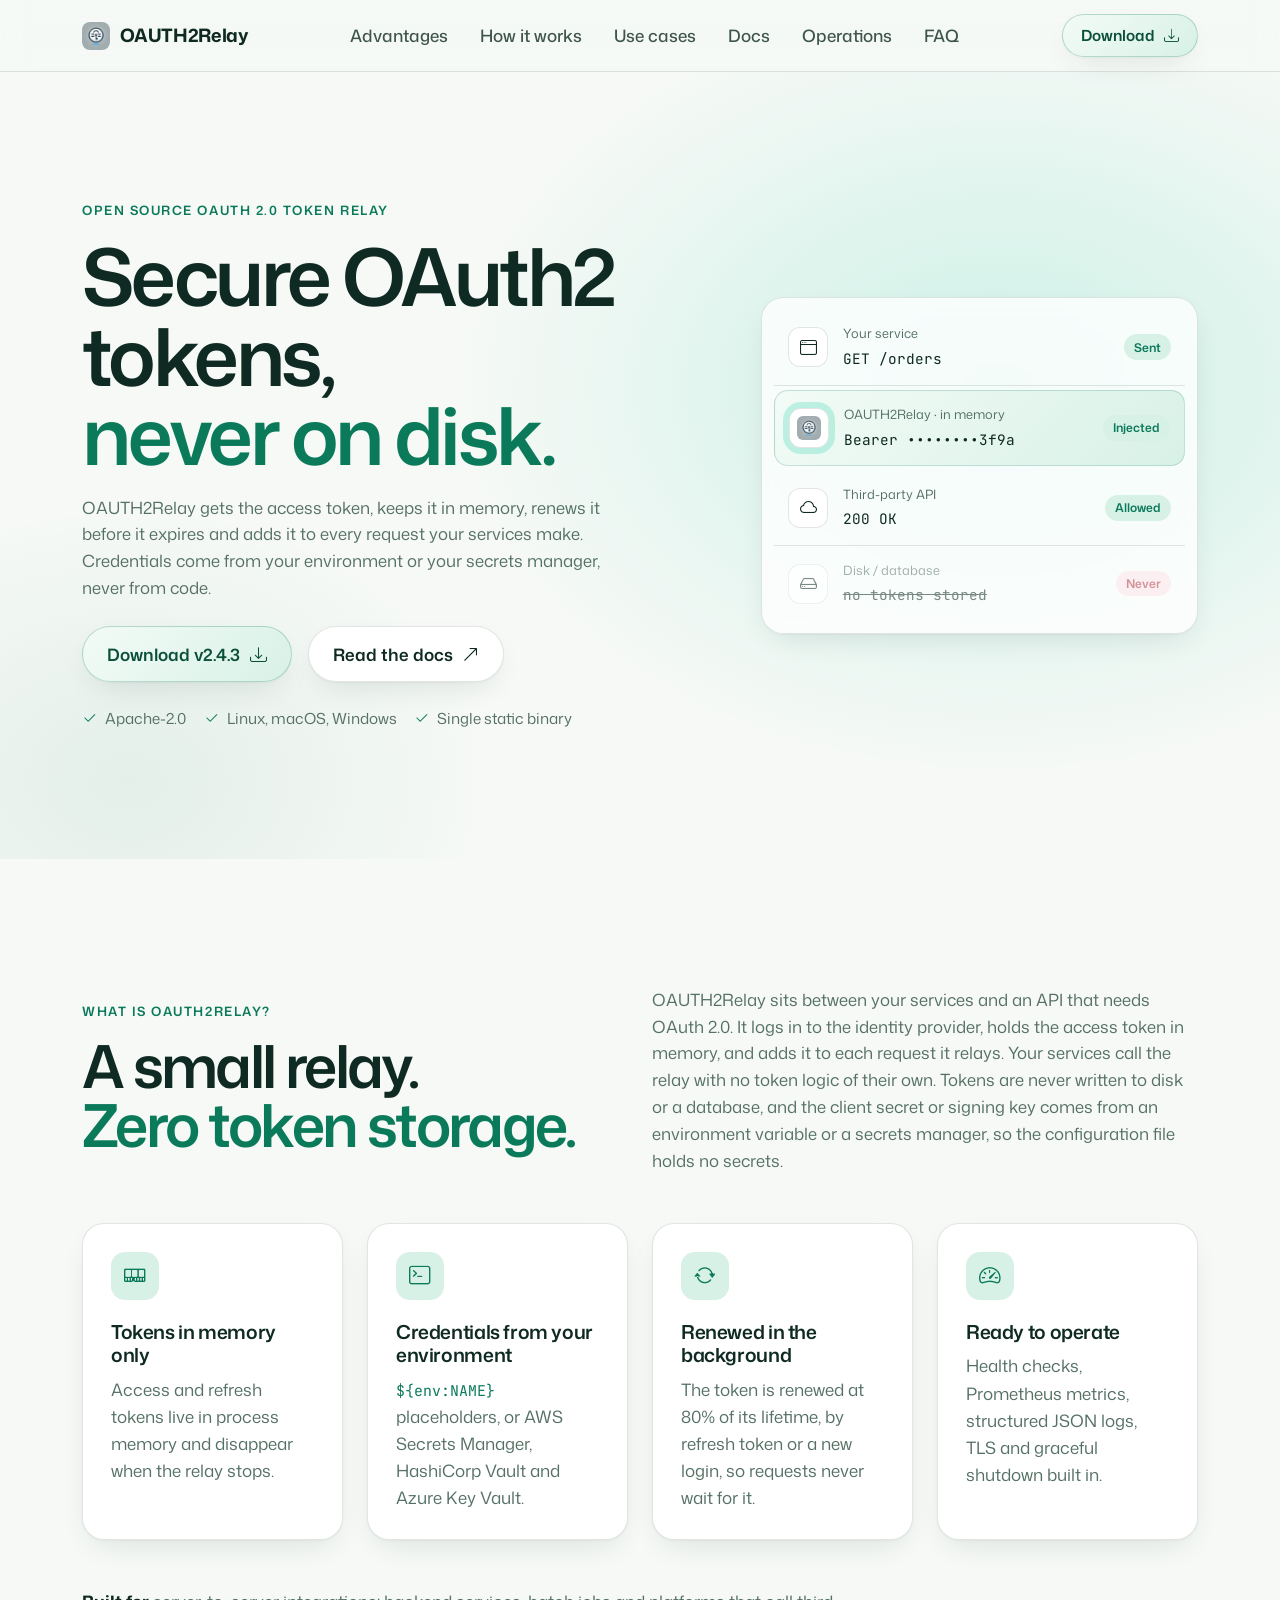
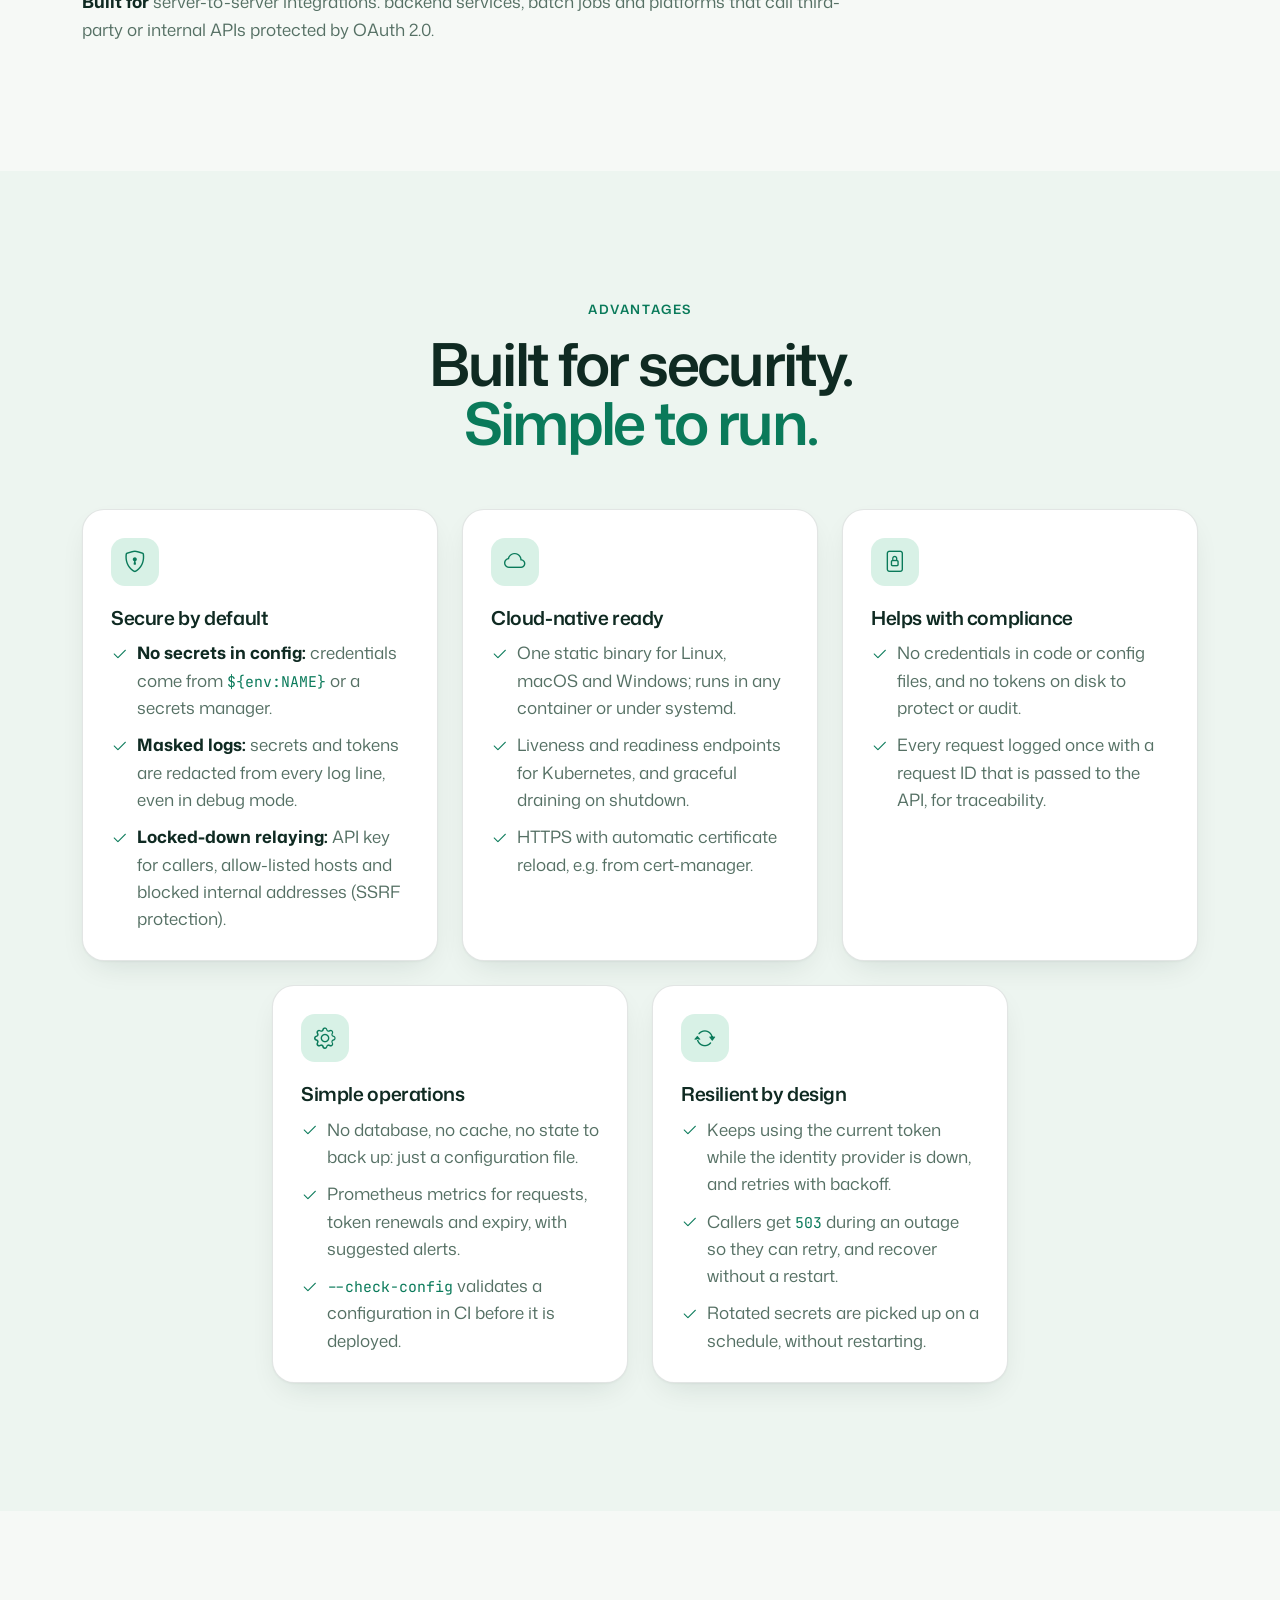
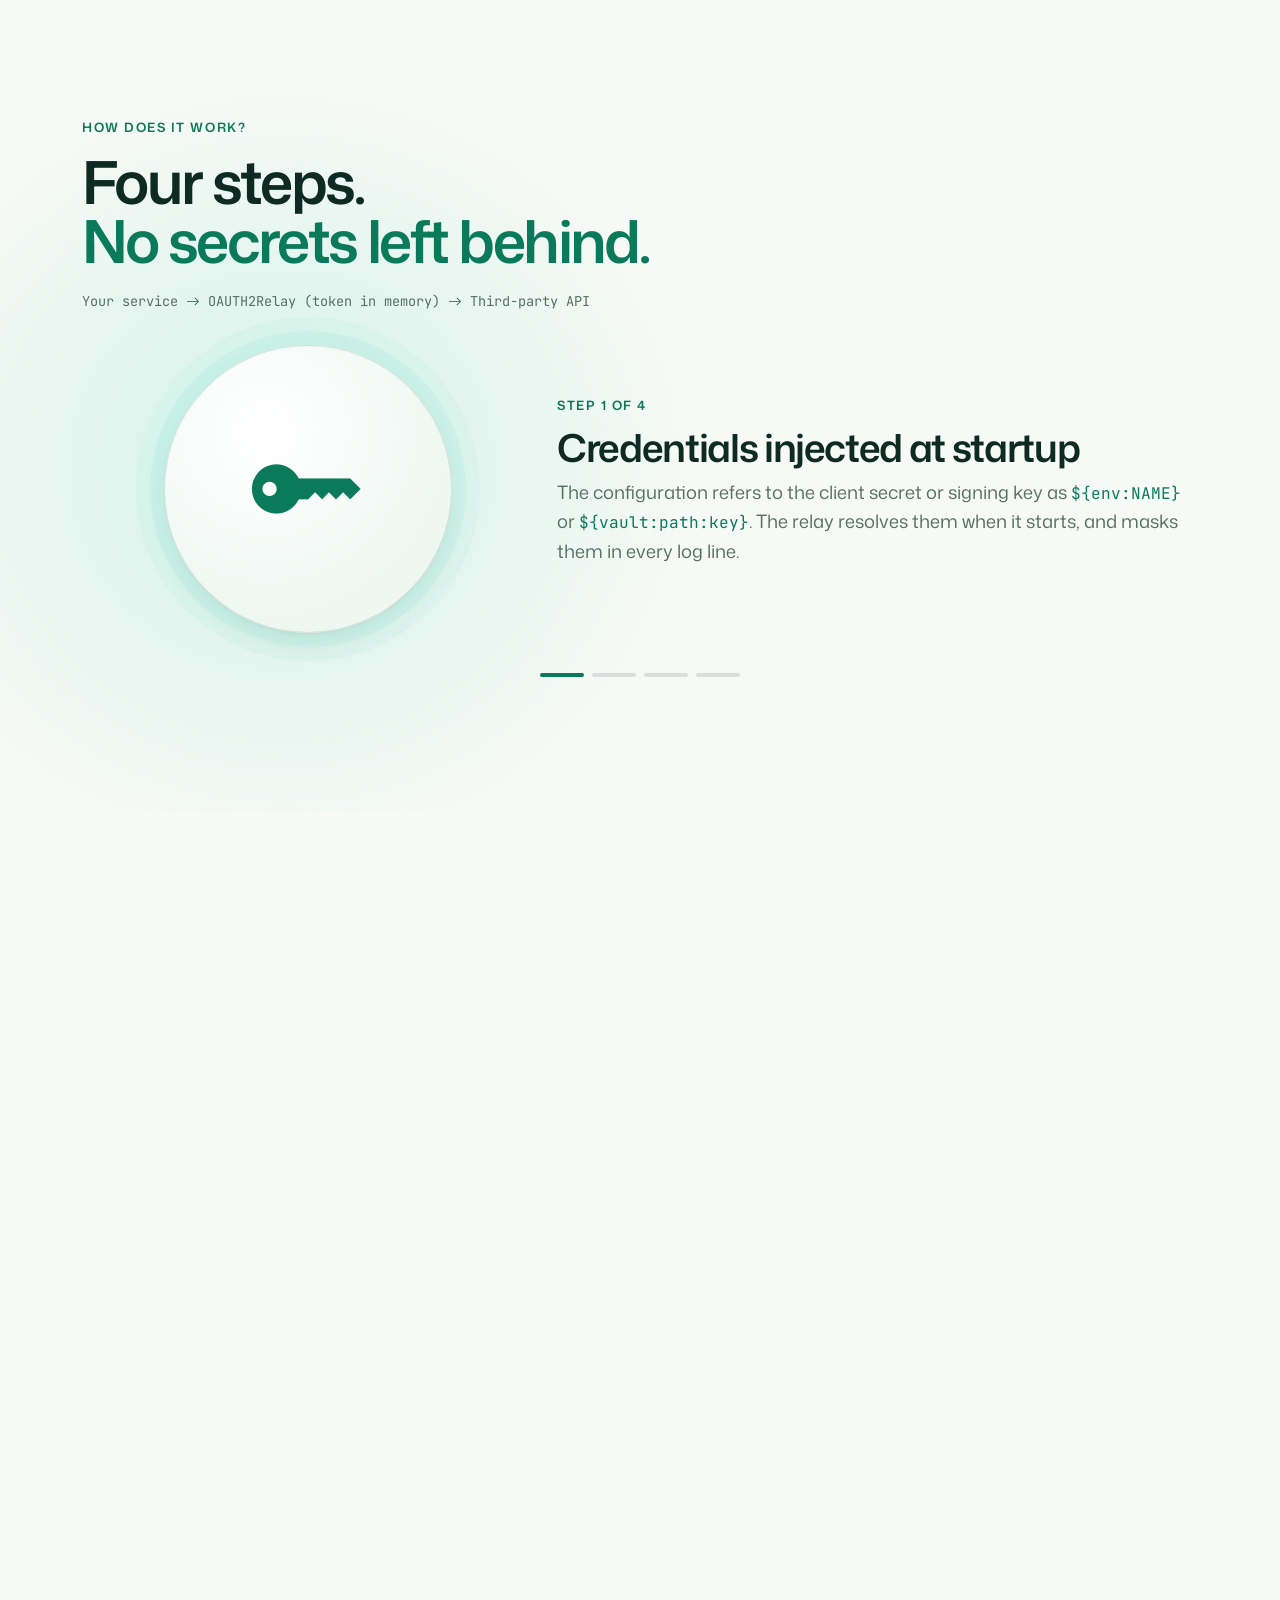
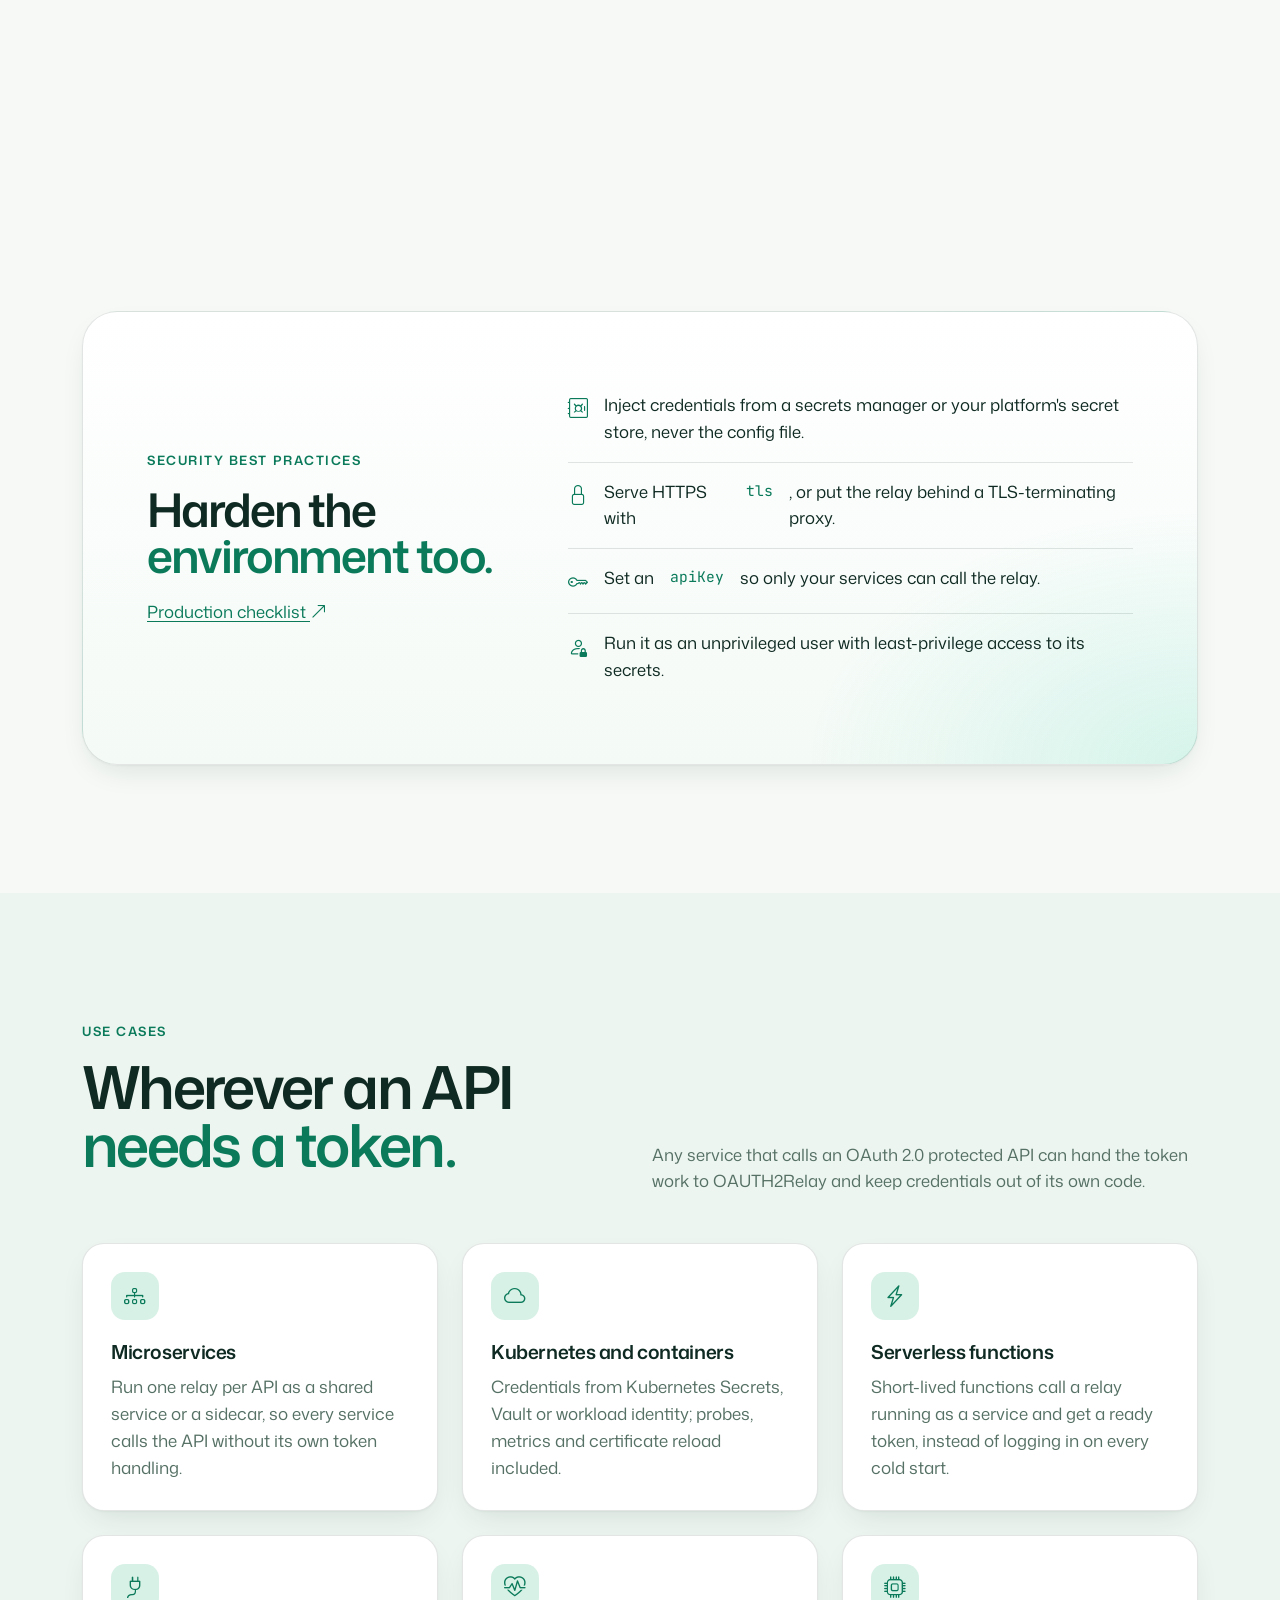
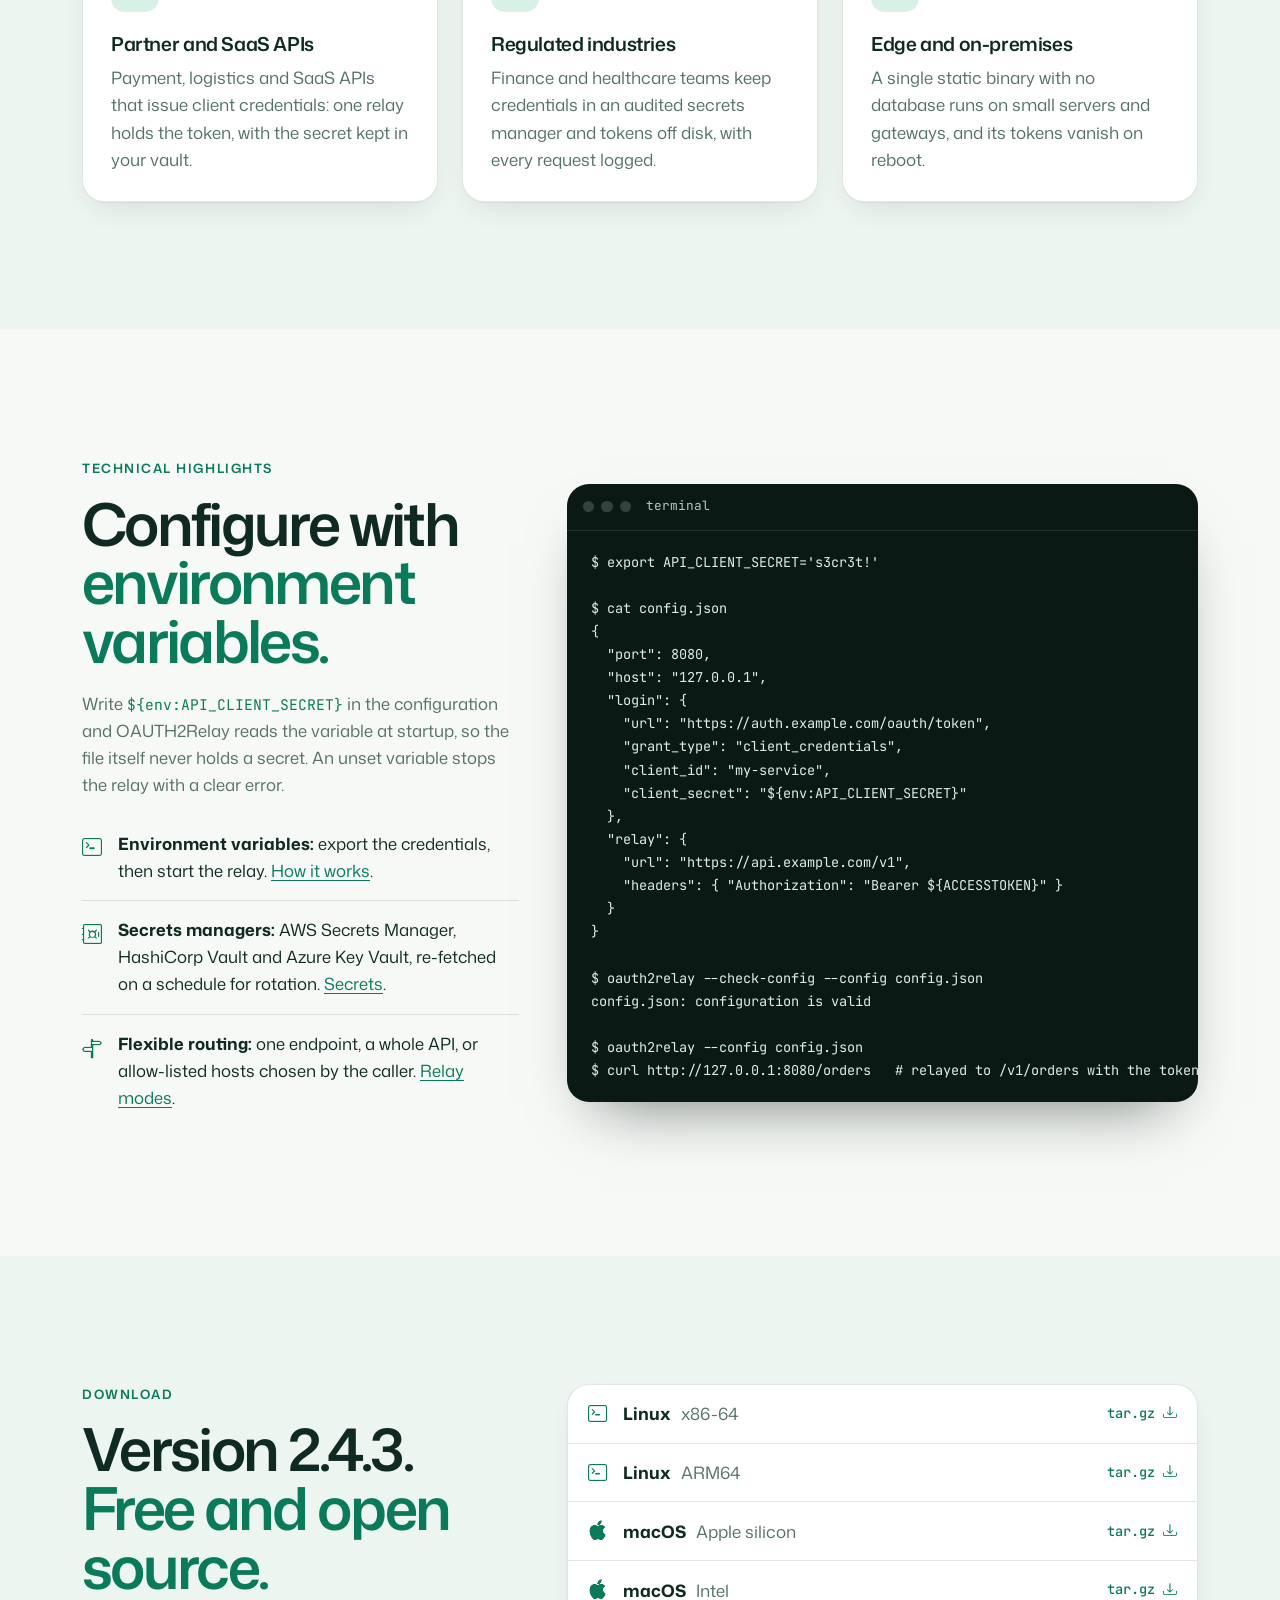
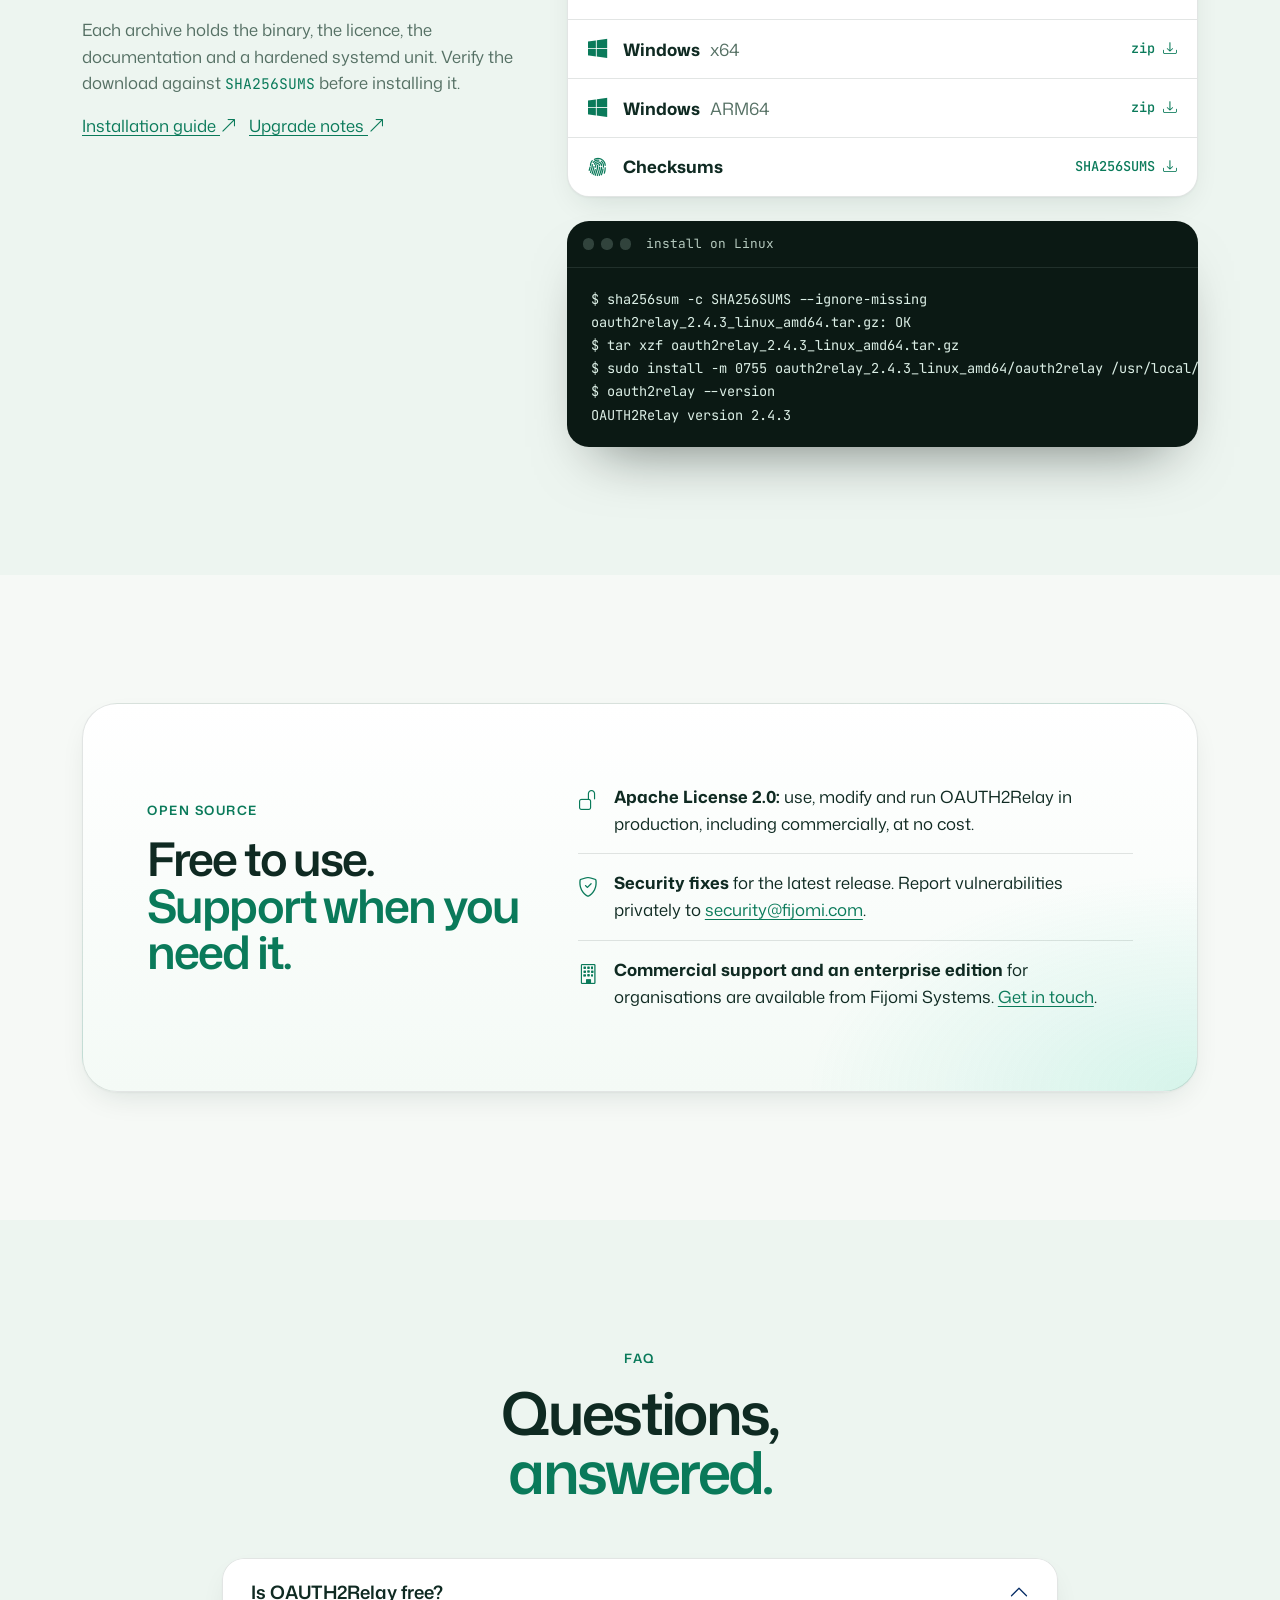
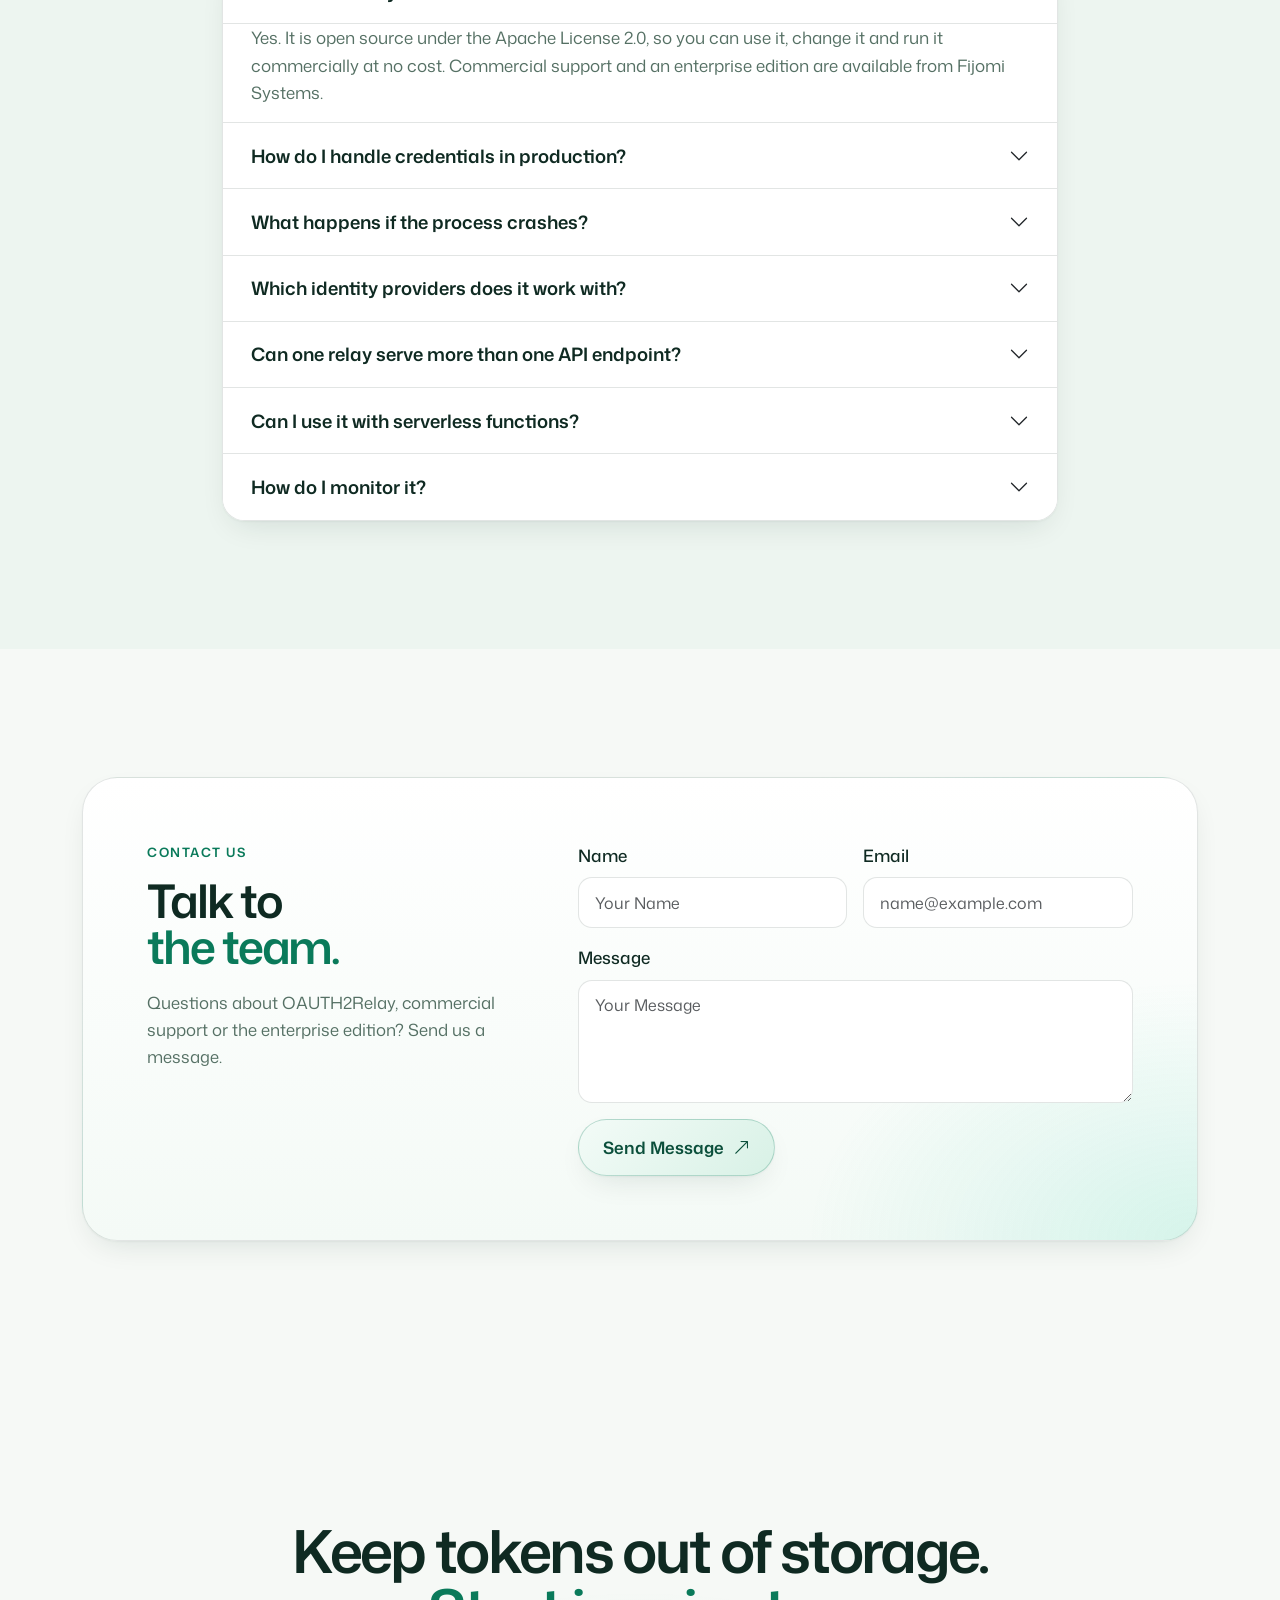
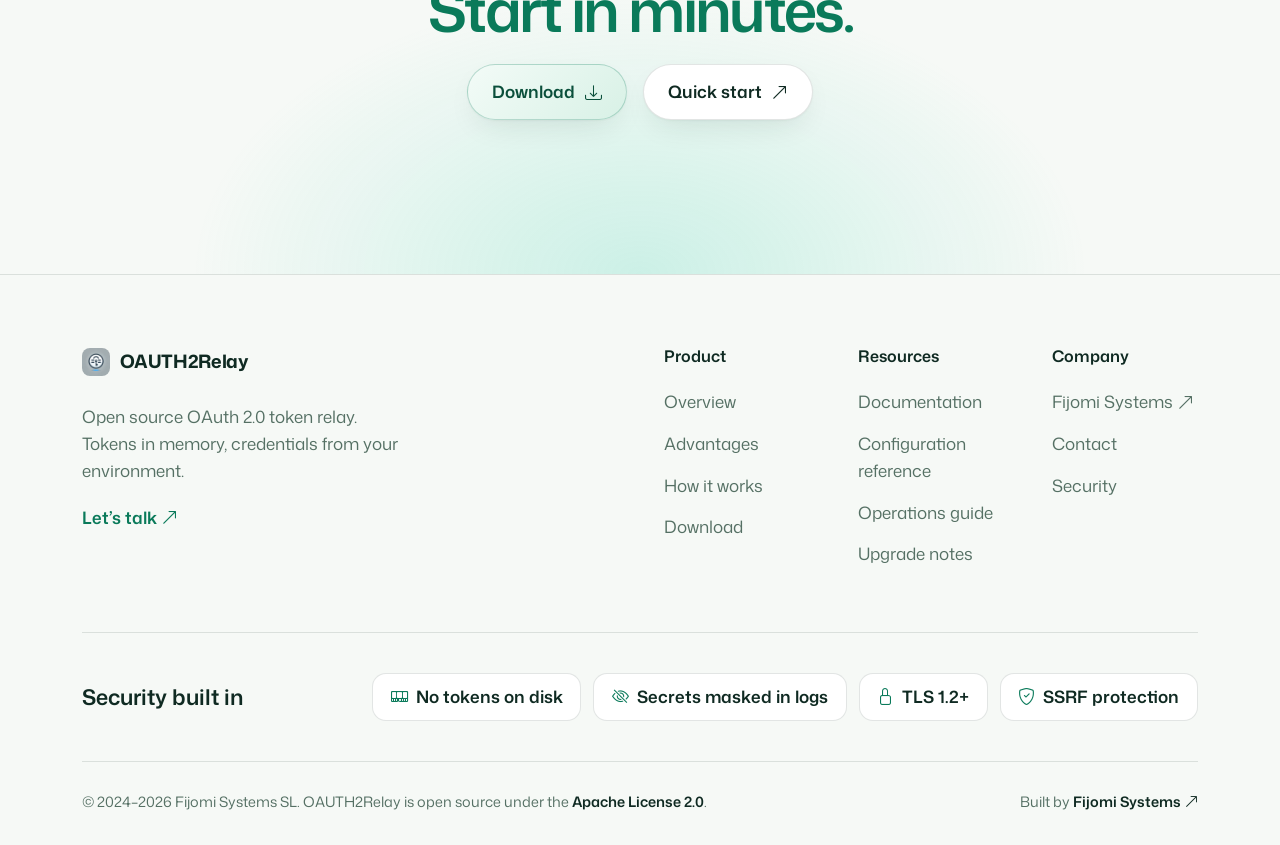
<file: web/index.html>
<!DOCTYPE html>
<html lang="en">
<head>
  <meta charset="UTF-8">
  <!-- Google Tag Manager -->
  <script>(function(w,d,s,l,i){w[l]=w[l]||[];w[l].push({'gtm.start':
  new Date().getTime(),event:'gtm.js'});var f=d.getElementsByTagName(s)[0],
  j=d.createElement(s),dl=l!='dataLayer'?'&l='+l:'';j.async=true;j.src=
  'https://www.googletagmanager.com/gtm.js?id='+i+dl;f.parentNode.insertBefore(j,f);
  })(window,document,'script','dataLayer','GTM-TBHH2VX7');</script>
  <!-- End Google Tag Manager -->
  <!-- Favicon -->
  <link rel="icon" type="image/png" href="favicon.png">
  <meta name="viewport" content="width=device-width, initial-scale=1">
  <title>OAUTH2Relay – Open source OAuth 2.0 token relay for APIs</title>
  <meta name="description" content="OAUTH2Relay is an open source (Apache-2.0) relay that obtains OAuth 2.0 access tokens, keeps them in memory only, renews them in the background and adds them to your API requests. Credentials come from environment variables or secrets managers.">
  <link rel="canonical" href="https://oauth2relay.com/">
  <meta name="robots" content="index, follow">
  <meta name="theme-color" content="#0a7a5a">
  <link rel="apple-touch-icon" href="favicon.png">
  <!-- Open Graph -->
  <meta property="og:type" content="website">
  <meta property="og:site_name" content="OAUTH2Relay">
  <meta property="og:url" content="https://oauth2relay.com/">
  <meta property="og:title" content="OAUTH2Relay – Secure OAuth2 tokens, never on disk">
  <meta property="og:description" content="Open source OAuth 2.0 token relay. Tokens in memory only, background renewal, credentials from environment variables or secrets managers.">
  <meta property="og:image" content="https://oauth2relay.com/og-image.jpg">
  <meta property="og:image:type" content="image/jpeg">
  <meta property="og:image:width" content="1200">
  <meta property="og:image:height" content="630">
  <meta property="og:image:alt" content="OAUTH2Relay: Secure OAuth2 tokens, never on disk. Request flow showing the token injected in memory and never stored on disk.">
  <meta property="og:locale" content="en_US">
  <!-- Twitter / X -->
  <meta name="twitter:card" content="summary_large_image">
  <meta name="twitter:title" content="OAUTH2Relay – Secure OAuth2 tokens, never on disk">
  <meta name="twitter:description" content="Open source OAuth 2.0 token relay. Tokens in memory only, background renewal, credentials from environment variables or secrets managers.">
  <meta name="twitter:image" content="https://oauth2relay.com/og-image.jpg">
  <meta name="twitter:image:alt" content="OAUTH2Relay: Secure OAuth2 tokens, never on disk.">
  <!-- Structured data -->
  <script type="application/ld+json">
  {
    "@context": "https://schema.org",
    "@graph": [
      {
        "@type": "WebSite",
        "@id": "https://oauth2relay.com/#website",
        "url": "https://oauth2relay.com/",
        "name": "OAUTH2Relay"
      },
      {
        "@type": "SoftwareApplication",
        "name": "OAUTH2Relay",
        "url": "https://oauth2relay.com/",
        "image": "https://oauth2relay.com/og-image.jpg",
        "applicationCategory": "SecurityApplication",
        "operatingSystem": "Linux, macOS, Windows",
        "softwareVersion": "2.4.3",
        "license": "https://www.apache.org/licenses/LICENSE-2.0",
        "downloadUrl": "https://oauth2relay.com/#download",
        "offers": { "@type": "Offer", "price": "0", "priceCurrency": "EUR" },
        "publisher": { "@type": "Organization", "name": "Fijomi Systems SL", "url": "https://fijomi.com" },
        "description": "Open source relay that obtains OAuth 2.0 access tokens, keeps them in memory only, renews them in the background and adds them to API requests. Credentials come from environment variables or secrets managers."
      },
      {
        "@type": "FAQPage",
        "mainEntity": [
          {
            "@type": "Question",
            "name": "Is OAUTH2Relay free?",
            "acceptedAnswer": { "@type": "Answer", "text": "Yes. OAUTH2Relay is open source under the Apache License 2.0, so you can use it, change it and run it commercially at no cost. Commercial support and an enterprise edition are available from Fijomi Systems." }
          },
          {
            "@type": "Question",
            "name": "How do I handle credentials in production?",
            "acceptedAnswer": { "@type": "Answer", "text": "Keep them out of the configuration file. Reference environment variables with ${env:NAME}, injected by Kubernetes Secrets, systemd or your container platform, or fetch them from AWS Secrets Manager, HashiCorp Vault or Azure Key Vault." }
          },
          {
            "@type": "Question",
            "name": "What happens if the process crashes?",
            "acceptedAnswer": { "@type": "Answer", "text": "The tokens are lost with it, because they only ever exist in memory. When the relay starts again it logs in with the credentials from your environment or secrets manager and gets a new token." }
          },
          {
            "@type": "Question",
            "name": "Which identity providers does it work with?",
            "acceptedAnswer": { "@type": "Answer", "text": "Any OAuth 2.0 token endpoint that supports the client credentials, JWT bearer (RFC 7523) or password grant, plus custom login requests for providers with their own format." }
          }
        ]
      }
    ]
  }
  </script>
  <!-- Fonts -->
  <link rel="preconnect" href="https://fonts.googleapis.com">
  <link rel="preconnect" href="https://fonts.gstatic.com" crossorigin>
  <link href="https://fonts.googleapis.com/css2?family=JetBrains+Mono:wght@400;500&family=Mona+Sans:wght@400..700&display=swap" rel="stylesheet">
  <!-- Bootstrap CSS -->
  <link href="https://cdn.jsdelivr.net/npm/bootstrap@5.3.0/dist/css/bootstrap.min.css" rel="stylesheet">
  <!-- Bootstrap Icons -->
  <link rel="stylesheet" href="https://cdn.jsdelivr.net/npm/bootstrap-icons@1.11.3/font/bootstrap-icons.css">
  <!-- Link to external CSS -->
  <link rel="stylesheet" href="styles.css">
</head>
<body>
  <!-- Google Tag Manager (noscript) -->
  <noscript><iframe src="https://www.googletagmanager.com/ns.html?id=GTM-TBHH2VX7"
  height="0" width="0" style="display:none;visibility:hidden"></iframe></noscript>
  <!-- End Google Tag Manager (noscript) -->

  <!-- Site Header -->
  <header class="site-header">
    <div class="container d-flex align-items-center justify-content-between">
      <a class="brand" href="#top">
        <img src="favicon.png" alt="" width="28" height="28">
        <span>OAUTH2Relay</span>
      </a>
      <nav class="site-nav d-none d-lg-flex" aria-label="Main">
        <a href="#advantages">Advantages</a>
        <a href="#how-it-works">How it works</a>
        <a href="#use-cases">Use cases</a>
        <a href="docs.html">Docs</a>
        <a href="operations.html">Operations</a>
        <a href="#faq">FAQ</a>
      </nav>
      <a class="btn-pill btn-pill-primary btn-pill-sm" href="#download">Download <i class="bi bi-download"></i></a>
    </div>
  </header>

  <main id="top">

  <!-- Hero Section -->
  <section class="hero-section">
    <div class="container">
      <div class="row align-items-center g-4 g-lg-5">
        <div class="col-lg-7">
          <p class="eyebrow">Open source OAuth 2.0 token relay</p>
          <h1 class="display-title">Secure OAuth2 tokens,<br><em>never on disk.</em></h1>
          <p class="lead-muted">OAUTH2Relay gets the access token, keeps it in memory, renews it before it expires and adds it to every request your services make. Credentials come from your environment or your secrets manager, never from code.</p>
          <div class="d-flex flex-wrap gap-3 mt-4">
            <a class="btn-pill btn-pill-primary" href="#download">Download v2.4.3 <i class="bi bi-download"></i></a>
            <a class="btn-pill" href="docs.html">Read the docs <i class="bi bi-arrow-up-right"></i></a>
          </div>
          <p class="hero-meta"><i class="bi bi-check2"></i>Apache-2.0 <i class="bi bi-check2"></i>Linux, macOS, Windows <i class="bi bi-check2"></i>Single static binary</p>
        </div>
        <div class="col-lg-5">
          <!-- Illustrative request flow -->
          <div class="relay-card" aria-hidden="true">
            <div class="relay-row">
              <span class="relay-icon"><i class="bi bi-window"></i></span>
              <div><small>Your service</small><code>GET /orders</code></div>
              <span class="status status-ok">Sent</span>
            </div>
            <div class="relay-row relay-row-hub">
              <span class="relay-icon relay-icon-hub"><img src="favicon.png" alt=""></span>
              <div><small>OAUTH2Relay · in memory</small><code>Bearer ••••••••3f9a</code></div>
              <span class="status status-ok">Injected</span>
            </div>
            <div class="relay-row">
              <span class="relay-icon"><i class="bi bi-cloud"></i></span>
              <div><small>Third-party API</small><code>200 OK</code></div>
              <span class="status status-ok">Allowed</span>
            </div>
            <div class="relay-row relay-row-faded">
              <span class="relay-icon"><i class="bi bi-hdd"></i></span>
              <div><small>Disk / database</small><code>no tokens stored</code></div>
              <span class="status status-off">Never</span>
            </div>
          </div>
        </div>
      </div>
    </div>
  </section>

  <!-- What is OAUTH2Relay Section -->
  <section id="what-is" class="section">
    <div class="container">
      <div class="row g-4 align-items-end mb-5">
        <div class="col-lg-6" data-reveal>
          <p class="eyebrow">What is OAUTH2Relay?</p>
          <h2 class="section-title">A small relay.<br><em>Zero token storage.</em></h2>
        </div>
        <div class="col-lg-6" data-reveal>
          <p class="lead-muted mb-0">
            OAUTH2Relay sits between your services and an API that needs OAuth 2.0. It logs in to the identity provider, holds the access token in memory, and adds it to each request it relays. Your services call the relay with no token logic of their own. Tokens are never written to disk or a database, and the client secret or signing key comes from an environment variable or a secrets manager, so the configuration file holds no secrets.
          </p>
        </div>
      </div>
      <div class="row g-4">
        <div class="col-sm-6 col-lg-3" data-reveal>
          <div class="tile">
            <span class="tile-icon"><i class="bi bi-memory"></i></span>
            <h3>Tokens in memory only</h3>
            <p>Access and refresh tokens live in process memory and disappear when the relay stops.</p>
          </div>
        </div>
        <div class="col-sm-6 col-lg-3" data-reveal data-reveal-delay="80">
          <div class="tile">
            <span class="tile-icon"><i class="bi bi-terminal"></i></span>
            <h3>Credentials from your environment</h3>
            <p><code>${env:NAME}</code> placeholders, or AWS Secrets Manager, HashiCorp Vault and Azure Key Vault.</p>
          </div>
        </div>
        <div class="col-sm-6 col-lg-3" data-reveal data-reveal-delay="160">
          <div class="tile">
            <span class="tile-icon"><i class="bi bi-arrow-repeat"></i></span>
            <h3>Renewed in the background</h3>
            <p>The token is renewed at 80% of its lifetime, by refresh token or a new login, so requests never wait for it.</p>
          </div>
        </div>
        <div class="col-sm-6 col-lg-3" data-reveal data-reveal-delay="240">
          <div class="tile">
            <span class="tile-icon"><i class="bi bi-speedometer2"></i></span>
            <h3>Ready to operate</h3>
            <p>Health checks, Prometheus metrics, structured JSON logs, TLS and graceful shutdown built in.</p>
          </div>
        </div>
      </div>
      <p class="ideal-for" data-reveal><strong>Built for</strong> server-to-server integrations: backend services, batch jobs and platforms that call third-party or internal APIs protected by OAuth 2.0.</p>
    </div>
  </section>

  <!-- Advantages of OAUTH2Relay Section -->
  <section id="advantages" class="section section-tint">
    <div class="container">
      <div class="section-head text-center" data-reveal>
        <p class="eyebrow">Advantages</p>
        <h2 class="section-title">Built for security.<br><em>Simple to run.</em></h2>
      </div>
      <div class="row g-4">
        <div class="col-md-6 col-lg-4" data-reveal>
          <div class="feature-card">
            <span class="tile-icon"><i class="bi bi-shield-lock"></i></span>
            <h3>Secure by default</h3>
            <ul class="check-list">
              <li><strong>No secrets in config:</strong> credentials come from <code>${env:NAME}</code> or a secrets manager.</li>
              <li><strong>Masked logs:</strong> secrets and tokens are redacted from every log line, even in debug mode.</li>
              <li><strong>Locked-down relaying:</strong> API key for callers, allow-listed hosts and blocked internal addresses (SSRF protection).</li>
            </ul>
          </div>
        </div>
        <div class="col-md-6 col-lg-4" data-reveal data-reveal-delay="80">
          <div class="feature-card">
            <span class="tile-icon"><i class="bi bi-cloud"></i></span>
            <h3>Cloud-native ready</h3>
            <ul class="check-list">
              <li>One static binary for Linux, macOS and Windows; runs in any container or under systemd.</li>
              <li>Liveness and readiness endpoints for Kubernetes, and graceful draining on shutdown.</li>
              <li>HTTPS with automatic certificate reload, e.g. from cert-manager.</li>
            </ul>
          </div>
        </div>
        <div class="col-md-6 col-lg-4" data-reveal data-reveal-delay="160">
          <div class="feature-card">
            <span class="tile-icon"><i class="bi bi-file-lock"></i></span>
            <h3>Helps with compliance</h3>
            <ul class="check-list">
              <li>No credentials in code or config files, and no tokens on disk to protect or audit.</li>
              <li>Every request logged once with a request ID that is passed to the API, for traceability.</li>
            </ul>
          </div>
        </div>
        <div class="col-md-6 col-lg-4 offset-lg-2" data-reveal>
          <div class="feature-card">
            <span class="tile-icon"><i class="bi bi-gear"></i></span>
            <h3>Simple operations</h3>
            <ul class="check-list">
              <li>No database, no cache, no state to back up: just a configuration file.</li>
              <li>Prometheus metrics for requests, token renewals and expiry, with suggested alerts.</li>
              <li><code>--check-config</code> validates a configuration in CI before it is deployed.</li>
            </ul>
          </div>
        </div>
        <div class="col-md-6 col-lg-4" data-reveal data-reveal-delay="80">
          <div class="feature-card">
            <span class="tile-icon"><i class="bi bi-arrow-repeat"></i></span>
            <h3>Resilient by design</h3>
            <ul class="check-list">
              <li>Keeps using the current token while the identity provider is down, and retries with backoff.</li>
              <li>Callers get <code>503</code> during an outage so they can retry, and recover without a restart.</li>
              <li>Rotated secrets are picked up on a schedule, without restarting.</li>
            </ul>
          </div>
        </div>
      </div>
    </div>
  </section>

  <!-- How Does It Work Section: pinned while scrolling; the icon and step change as you scroll (journey.js) -->
  <section id="how-it-works" class="section journey" data-journey>
    <div class="journey-sticky">
      <div class="container">
        <p class="eyebrow">How does it work?</p>
        <h2 class="section-title">Four steps.<br><em>No secrets left behind.</em></h2>
        <p class="journey-flow">
          Your service <i class="bi bi-arrow-right"></i> OAUTH2Relay (token in memory) <i class="bi bi-arrow-right"></i> Third-party API
        </p>
        <div class="row align-items-center g-4">
          <div class="col-md-5">
            <div class="journey-stage" aria-hidden="true">
              <i class="bi bi-key-fill is-active" data-journey-icon></i>
              <i class="bi bi-box-arrow-in-right" data-journey-icon></i>
              <i class="bi bi-arrow-repeat" data-journey-icon></i>
              <i class="bi bi-trash3-fill" data-journey-icon></i>
            </div>
          </div>
          <div class="col-md-7">
            <div class="journey-chapters">
              <article class="is-active" data-journey-chapter>
                <p class="journey-step">Step 1 of 4</p>
                <h3>Credentials injected at startup</h3>
                <p>The configuration refers to the client secret or signing key as <code>${env:NAME}</code> or <code>${vault:path:key}</code>. The relay resolves them when it starts, and masks them in every log line.</p>
              </article>
              <article data-journey-chapter>
                <p class="journey-step">Step 2 of 4</p>
                <h3>Login to the identity provider</h3>
                <p>The relay obtains an access token with the client credentials, JWT bearer or password grant, retrying with backoff if the provider is unavailable. It reports ready once it holds a token.</p>
              </article>
              <article data-journey-chapter>
                <p class="journey-step">Step 3 of 4</p>
                <h3>Token added to every request</h3>
                <p>Each request your services send is relayed with the token added. Before the token expires it is renewed in the background, by refresh token or a new login, so no request waits.</p>
              </article>
              <article data-journey-chapter>
                <p class="journey-step">Step 4 of 4</p>
                <h3>Nothing left behind</h3>
                <p>On shutdown the relay finishes in-flight requests and exits. The tokens existed only in memory, so nothing remains on disk to steal.</p>
              </article>
            </div>
          </div>
        </div>
        <div class="journey-rail" aria-hidden="true">
          <i class="is-active"></i><i></i><i></i><i></i>
        </div>
      </div>
    </div>
  </section>

  <!-- Security Best Practices Section -->
  <section id="best-practices" class="section pt-0">
    <div class="container">
      <div class="panel" data-reveal>
        <div class="row g-4 align-items-center">
          <div class="col-lg-5">
            <p class="eyebrow">Security best practices</p>
            <h2 class="panel-title">Harden the<br><em>environment too.</em></h2>
            <p class="lead-muted mb-0"><a href="operations.html#checklist">Production checklist <i class="bi bi-arrow-up-right"></i></a></p>
          </div>
          <div class="col-lg-7">
            <ul class="icon-list">
              <li><i class="bi bi-safe"></i>Inject credentials from a secrets manager or your platform's secret store, never the config file.</li>
              <li><i class="bi bi-lock"></i>Serve HTTPS with <code>tls</code>, or put the relay behind a TLS-terminating proxy.</li>
              <li><i class="bi bi-key"></i>Set an <code>apiKey</code> so only your services can call the relay.</li>
              <li><i class="bi bi-person-lock"></i>Run it as an unprivileged user with least-privilege access to its secrets.</li>
            </ul>
          </div>
        </div>
      </div>
    </div>
  </section>

  <!-- Use Cases Section -->
  <section id="use-cases" class="section section-tint">
    <div class="container">
      <div class="row g-4 align-items-end mb-5">
        <div class="col-lg-6" data-reveal>
          <p class="eyebrow">Use cases</p>
          <h2 class="section-title">Wherever an API<br><em>needs a token.</em></h2>
        </div>
        <div class="col-lg-6" data-reveal>
          <p class="lead-muted mb-0">Any service that calls an OAuth 2.0 protected API can hand the token work to OAUTH2Relay and keep credentials out of its own code.</p>
        </div>
      </div>
      <div class="row g-4">
        <div class="col-md-6 col-lg-4" data-reveal>
          <div class="feature-card">
            <span class="tile-icon"><i class="bi bi-diagram-3"></i></span>
            <h3>Microservices</h3>
            <p>Run one relay per API as a shared service or a sidecar, so every service calls the API without its own token handling.</p>
          </div>
        </div>
        <div class="col-md-6 col-lg-4" data-reveal data-reveal-delay="80">
          <div class="feature-card">
            <span class="tile-icon"><i class="bi bi-cloud"></i></span>
            <h3>Kubernetes and containers</h3>
            <p>Credentials from Kubernetes Secrets, Vault or workload identity; probes, metrics and certificate reload included.</p>
          </div>
        </div>
        <div class="col-md-6 col-lg-4" data-reveal data-reveal-delay="160">
          <div class="feature-card">
            <span class="tile-icon"><i class="bi bi-lightning-charge"></i></span>
            <h3>Serverless functions</h3>
            <p>Short-lived functions call a relay running as a service and get a ready token, instead of logging in on every cold start.</p>
          </div>
        </div>
        <div class="col-md-6 col-lg-4" data-reveal>
          <div class="feature-card">
            <span class="tile-icon"><i class="bi bi-plug"></i></span>
            <h3>Partner and SaaS APIs</h3>
            <p>Payment, logistics and SaaS APIs that issue client credentials: one relay holds the token, with the secret kept in your vault.</p>
          </div>
        </div>
        <div class="col-md-6 col-lg-4" data-reveal data-reveal-delay="80">
          <div class="feature-card">
            <span class="tile-icon"><i class="bi bi-heart-pulse"></i></span>
            <h3>Regulated industries</h3>
            <p>Finance and healthcare teams keep credentials in an audited secrets manager and tokens off disk, with every request logged.</p>
          </div>
        </div>
        <div class="col-md-6 col-lg-4" data-reveal data-reveal-delay="160">
          <div class="feature-card">
            <span class="tile-icon"><i class="bi bi-cpu"></i></span>
            <h3>Edge and on-premises</h3>
            <p>A single static binary with no database runs on small servers and gateways, and its tokens vanish on reboot.</p>
          </div>
        </div>
      </div>
    </div>
  </section>

  <!-- Technical Highlights Section -->
  <section id="technical-highlights" class="section">
    <div class="container">
      <div class="row g-4 g-lg-5 align-items-center">
        <div class="col-lg-5" data-reveal>
          <p class="eyebrow">Technical highlights</p>
          <h2 class="section-title">Configure with<br><em>environment variables.</em></h2>
          <p class="lead-muted">Write <code>${env:API_CLIENT_SECRET}</code> in the configuration and OAUTH2Relay reads the variable at startup, so the file itself never holds a secret. An unset variable stops the relay with a clear error.</p>
          <ul class="icon-list">
            <li><i class="bi bi-terminal"></i><span><strong>Environment variables:</strong> export the credentials, then start the relay. <a href="docs.html#env">How it works</a>.</span></li>
            <li><i class="bi bi-safe"></i><span><strong>Secrets managers:</strong> AWS Secrets Manager, HashiCorp Vault and Azure Key Vault, re-fetched on a schedule for rotation. <a href="docs.html#secrets">Secrets</a>.</span></li>
            <li><i class="bi bi-signpost-split"></i><span><strong>Flexible routing:</strong> one endpoint, a whole API, or allow-listed hosts chosen by the caller. <a href="docs.html#modes">Relay modes</a>.</span></li>
          </ul>
        </div>
        <div class="col-lg-7" data-reveal data-reveal-delay="120">
          <div class="code-window">
            <div class="code-window-bar"><i></i><i></i><i></i><span>terminal</span></div>
            <pre><code class="language-bash">$ export API_CLIENT_SECRET='s3cr3t!'

$ cat config.json
{
  "port": 8080,
  "host": "127.0.0.1",
  "login": {
    "url": "https://auth.example.com/oauth/token",
    "grant_type": "client_credentials",
    "client_id": "my-service",
    "client_secret": "${env:API_CLIENT_SECRET}"
  },
  "relay": {
    "url": "https://api.example.com/v1",
    "headers": { "Authorization": "Bearer ${ACCESSTOKEN}" }
  }
}

$ oauth2relay --check-config --config config.json
config.json: configuration is valid

$ oauth2relay --config config.json
$ curl http://127.0.0.1:8080/orders   # relayed to /v1/orders with the token
</code></pre>
          </div>
        </div>
      </div>
    </div>
  </section>

  <!-- Download Section -->
  <section id="download" class="section section-tint">
    <div class="container">
      <div class="row g-4 g-lg-5">
        <div class="col-lg-5" data-reveal>
          <p class="eyebrow">Download</p>
          <h2 class="section-title">Version 2.4.3.<br><em>Free and open source.</em></h2>
          <p class="lead-muted">Each archive holds the binary, the licence, the documentation and a hardened systemd unit. Verify the download against <code>SHA256SUMS</code> before installing it.</p>
          <p class="lead-muted"><a href="docs.html#install">Installation guide <i class="bi bi-arrow-up-right"></i></a> &nbsp; <a href="docs.html#upgrading">Upgrade notes <i class="bi bi-arrow-up-right"></i></a></p>
        </div>
        <div class="col-lg-7" data-reveal data-reveal-delay="120">
          <ul class="download-list">
            <li><i class="bi bi-terminal"></i><span><strong>Linux</strong> x86-64</span><a href="downloads/v2.4.3/oauth2relay_2.4.3_linux_amd64.tar.gz">tar.gz <i class="bi bi-download"></i></a></li>
            <li><i class="bi bi-terminal"></i><span><strong>Linux</strong> ARM64</span><a href="downloads/v2.4.3/oauth2relay_2.4.3_linux_arm64.tar.gz">tar.gz <i class="bi bi-download"></i></a></li>
            <li><i class="bi bi-apple"></i><span><strong>macOS</strong> Apple silicon</span><a href="downloads/v2.4.3/oauth2relay_2.4.3_darwin_arm64.tar.gz">tar.gz <i class="bi bi-download"></i></a></li>
            <li><i class="bi bi-apple"></i><span><strong>macOS</strong> Intel</span><a href="downloads/v2.4.3/oauth2relay_2.4.3_darwin_amd64.tar.gz">tar.gz <i class="bi bi-download"></i></a></li>
            <li><i class="bi bi-windows"></i><span><strong>Windows</strong> x64</span><a href="downloads/v2.4.3/oauth2relay_2.4.3_windows_amd64.zip">zip <i class="bi bi-download"></i></a></li>
            <li><i class="bi bi-windows"></i><span><strong>Windows</strong> ARM64</span><a href="downloads/v2.4.3/oauth2relay_2.4.3_windows_arm64.zip">zip <i class="bi bi-download"></i></a></li>
            <li><i class="bi bi-fingerprint"></i><span><strong>Checksums</strong></span><a href="downloads/v2.4.3/SHA256SUMS">SHA256SUMS <i class="bi bi-download"></i></a></li>
          </ul>
          <div class="code-window mt-4">
            <div class="code-window-bar"><i></i><i></i><i></i><span>install on Linux</span></div>
            <pre><code>$ sha256sum -c SHA256SUMS --ignore-missing
oauth2relay_2.4.3_linux_amd64.tar.gz: OK
$ tar xzf oauth2relay_2.4.3_linux_amd64.tar.gz
$ sudo install -m 0755 oauth2relay_2.4.3_linux_amd64/oauth2relay /usr/local/bin/
$ oauth2relay --version
OAUTH2Relay version 2.4.3</code></pre>
          </div>
        </div>
      </div>
    </div>
  </section>

  <!-- Open source and support Section -->
  <section id="open-source" class="section">
    <div class="container">
      <div class="panel" data-reveal>
        <div class="row g-4 g-lg-5 align-items-center">
          <div class="col-lg-5">
            <p class="eyebrow">Open source</p>
            <h2 class="panel-title">Free to use.<br><em>Support when you need it.</em></h2>
          </div>
          <div class="col-lg-7">
            <ul class="icon-list">
              <li><i class="bi bi-unlock"></i><span><strong>Apache License 2.0:</strong> use, modify and run OAUTH2Relay in production, including commercially, at no cost.</span></li>
              <li><i class="bi bi-shield-check"></i><span><strong>Security fixes</strong> for the latest release. Report vulnerabilities privately to <a href="mailto:security@fijomi.com">security@fijomi.com</a>.</span></li>
              <li><i class="bi bi-building"></i><span><strong>Commercial support and an enterprise edition</strong> for organisations are available from Fijomi Systems. <a href="#contact-us">Get in touch</a>.</span></li>
            </ul>
          </div>
        </div>
      </div>
    </div>
  </section>

  <!-- FAQ Section -->
  <section id="faq" class="section section-tint">
    <div class="container narrow">
      <div class="section-head text-center" data-reveal>
        <p class="eyebrow">FAQ</p>
        <h2 class="section-title">Questions,<br><em>answered.</em></h2>
      </div>
      <div class="accordion faq" id="faqAccordion" data-reveal>
        <div class="accordion-item">
          <h3 class="accordion-header">
            <button class="accordion-button" type="button" data-bs-toggle="collapse" data-bs-target="#faq1" aria-expanded="true" aria-controls="faq1">Is OAUTH2Relay free?</button>
          </h3>
          <div id="faq1" class="accordion-collapse collapse show" data-bs-parent="#faqAccordion">
            <div class="accordion-body">Yes. It is open source under the Apache License 2.0, so you can use it, change it and run it commercially at no cost. Commercial support and an enterprise edition are available from Fijomi Systems.</div>
          </div>
        </div>
        <div class="accordion-item">
          <h3 class="accordion-header">
            <button class="accordion-button collapsed" type="button" data-bs-toggle="collapse" data-bs-target="#faq2" aria-expanded="false" aria-controls="faq2">How do I handle credentials in production?</button>
          </h3>
          <div id="faq2" class="accordion-collapse collapse" data-bs-parent="#faqAccordion">
            <div class="accordion-body">Keep them out of the configuration file. Reference environment variables with <code>${env:NAME}</code>, injected by Kubernetes Secrets, systemd or your container platform, or fetch them from AWS Secrets Manager, HashiCorp Vault or Azure Key Vault. See <a href="docs.html#secrets">Secrets</a>.</div>
          </div>
        </div>
        <div class="accordion-item">
          <h3 class="accordion-header">
            <button class="accordion-button collapsed" type="button" data-bs-toggle="collapse" data-bs-target="#faq3" aria-expanded="false" aria-controls="faq3">What happens if the process crashes?</button>
          </h3>
          <div id="faq3" class="accordion-collapse collapse" data-bs-parent="#faqAccordion">
            <div class="accordion-body">The tokens are lost with it, because they only ever exist in memory. When the relay starts again it logs in with the credentials from your environment or secrets manager and gets a new token. Its readiness endpoint reports ready once it has one.</div>
          </div>
        </div>
        <div class="accordion-item">
          <h3 class="accordion-header">
            <button class="accordion-button collapsed" type="button" data-bs-toggle="collapse" data-bs-target="#faq4" aria-expanded="false" aria-controls="faq4">Which identity providers does it work with?</button>
          </h3>
          <div id="faq4" class="accordion-collapse collapse" data-bs-parent="#faqAccordion">
            <div class="accordion-body">Any OAuth 2.0 token endpoint that supports the <code>client_credentials</code>, JWT bearer (RFC 7523) or <code>password</code> grant, including signed assertions with RSA, RSA-PSS and ECDSA keys as used by Google service accounts and Salesforce. Providers with their own login format can use a custom request. See <a href="docs.html#grants">Grant types</a>.</div>
          </div>
        </div>
        <div class="accordion-item">
          <h3 class="accordion-header">
            <button class="accordion-button collapsed" type="button" data-bs-toggle="collapse" data-bs-target="#faq5" aria-expanded="false" aria-controls="faq5">Can one relay serve more than one API endpoint?</button>
          </h3>
          <div id="faq5" class="accordion-collapse collapse" data-bs-parent="#faqAccordion">
            <div class="accordion-body">Yes. In <code>passthrough</code> mode, the request path is appended to a base URL, so one relay covers a whole API. In <code>parameter</code> mode, callers pass the full target URL in a parameter, and it must point to a host in your <code>allowed_hosts</code> list. One relay uses one identity provider configuration. See <a href="docs.html#modes">Relay modes</a>.</div>
          </div>
        </div>
        <div class="accordion-item">
          <h3 class="accordion-header">
            <button class="accordion-button collapsed" type="button" data-bs-toggle="collapse" data-bs-target="#faq6" aria-expanded="false" aria-controls="faq6">Can I use it with serverless functions?</button>
          </h3>
          <div id="faq6" class="accordion-collapse collapse" data-bs-parent="#faqAccordion">
            <div class="accordion-body">Yes, as a service your functions call. OAUTH2Relay is a long-running HTTP server, so run it in a container or on a VM, and point your functions at it. They then get a ready token on every call instead of logging in on each cold start.</div>
          </div>
        </div>
        <div class="accordion-item">
          <h3 class="accordion-header">
            <button class="accordion-button collapsed" type="button" data-bs-toggle="collapse" data-bs-target="#faq7" aria-expanded="false" aria-controls="faq7">How do I monitor it?</button>
          </h3>
          <div id="faq7" class="accordion-collapse collapse" data-bs-parent="#faqAccordion">
            <div class="accordion-body">Scrape <code>/metrics</code> with Prometheus and use <code>/healthz</code> and <code>/readyz</code> for liveness and readiness. The <a href="operations.html#monitoring">operations guide</a> lists the alerts to set, such as failing token renewals and an expiring TLS certificate.</div>
          </div>
        </div>
      </div>
    </div>
  </section>

  <!-- Contact Us Section -->
  <section id="contact-us" class="section">
    <div class="container">
      <div class="panel" data-reveal>
        <div class="row g-4 g-lg-5">
          <div class="col-lg-5">
            <p class="eyebrow">Contact us</p>
            <h2 class="panel-title">Talk to<br><em>the team.</em></h2>
            <p class="lead-muted">Questions about OAUTH2Relay, commercial support or the enterprise edition? Send us a message.</p>
          </div>
          <div class="col-lg-7">
            <form id="contactForm" method="POST" data-spam-escudo>
              <div class="row g-3">
                <div class="col-sm-6">
                  <label for="contactName" class="form-label">Name</label>
                  <input type="text" class="form-control" id="contactName" name="name" data-spam-escudo-field="name" placeholder="Your Name">
                </div>
                <div class="col-sm-6">
                  <label for="contactEmail" class="form-label">Email</label>
                  <input type="email" class="form-control" id="contactEmail" name="email" data-spam-escudo-field="email" placeholder="name@example.com">
                </div>
                <div class="col-12">
                  <label for="contactMessage" class="form-label">Message</label>
                  <textarea class="form-control" id="contactMessage" name="message" data-spam-escudo-field="body" rows="4" placeholder="Your Message"></textarea>
                </div>
                <div class="col-12">
                  <button type="submit" class="btn-pill btn-pill-primary">Send Message <i class="bi bi-arrow-up-right"></i></button>
                  <p id="contactStatus" class="form-status" role="status" aria-live="polite" hidden><i class="bi bi-check2-circle"></i> Thank you, your message has been sent.</p>
                </div>
              </div>
            </form>
          </div>
        </div>
      </div>
    </div>
  </section>

  </main>

  <!-- Closing call to action -->
  <section class="cta-band">
    <div class="container text-center" data-reveal>
      <h2 class="section-title">Keep tokens out of storage.<br><em>Start in minutes.</em></h2>
      <div class="d-flex flex-wrap justify-content-center gap-3 mt-4">
        <a class="btn-pill btn-pill-primary" href="#download">Download <i class="bi bi-download"></i></a>
        <a class="btn-pill" href="docs.html#quickstart">Quick start <i class="bi bi-arrow-up-right"></i></a>
      </div>
    </div>
  </section>

  <!-- Site Footer -->
  <footer class="site-footer">
    <div class="container">
      <div class="row g-4 g-lg-5 footer-main">
        <div class="col-lg-4">
          <a class="brand" href="#top">
            <img src="favicon.png" alt="" width="28" height="28">
            <span>OAUTH2Relay</span>
          </a>
          <p class="footer-tagline">Open source OAuth 2.0 token relay.<br>Tokens in memory, credentials from your environment.</p>
          <a class="footer-link-accent" href="#contact-us">Let’s talk <i class="bi bi-arrow-up-right"></i></a>
        </div>
        <nav class="col-6 col-md-4 col-lg-2 offset-lg-2" aria-label="Footer product">
          <h2>Product</h2>
          <a href="#what-is">Overview</a>
          <a href="#advantages">Advantages</a>
          <a href="#how-it-works">How it works</a>
          <a href="#download">Download</a>
        </nav>
        <nav class="col-6 col-md-4 col-lg-2" aria-label="Footer resources">
          <h2>Resources</h2>
          <a href="docs.html">Documentation</a>
          <a href="docs.html#reference">Configuration reference</a>
          <a href="operations.html">Operations guide</a>
          <a href="docs.html#upgrading">Upgrade notes</a>
        </nav>
        <nav class="col-6 col-md-4 col-lg-2" aria-label="Footer company">
          <h2>Company</h2>
          <a href="https://fijomi.com" target="_blank" rel="noopener">Fijomi Systems <i class="bi bi-arrow-up-right"></i></a>
          <a href="#contact-us">Contact</a>
          <a href="docs.html#security">Security</a>
        </nav>
      </div>

      <div class="footer-compliance">
        <h2>Security built in</h2>
        <ul>
          <li><i class="bi bi-memory"></i>No tokens on disk</li>
          <li><i class="bi bi-eye-slash"></i>Secrets masked in logs</li>
          <li><i class="bi bi-lock"></i>TLS 1.2+</li>
          <li><i class="bi bi-shield-check"></i>SSRF protection</li>
        </ul>
      </div>

      <div class="footer-bottom">
        <span>© 2024–2026 Fijomi Systems SL. OAUTH2Relay is open source under the <a href="https://www.apache.org/licenses/LICENSE-2.0" target="_blank" rel="noopener">Apache License 2.0</a>.</span>
        <span>Built by <a href="https://fijomi.com" target="_blank" rel="noopener">Fijomi Systems <i class="bi bi-arrow-up-right"></i></a></span>
      </div>
    </div>
  </footer>

  <!-- Bootstrap Bundle with Popper JS -->
  <script src="https://cdn.jsdelivr.net/npm/bootstrap@5.3.0/dist/js/bootstrap.bundle.min.js"></script>

  <!-- Scroll-driven "How Does It Work?" section and fade-in on scroll -->
  <script src="journey.js" defer></script>
  <script src="reveal.js" defer></script>

  <!-- SPAM Escudo contact form spam protection -->
  <script src="https://spamescudo.com/spam-escudo.js" defer></script>

  <!-- Contact form: submissions are handled by SPAM Escudo -->
  <script>
    document.addEventListener("DOMContentLoaded", function() {
      if (!window.SpamEscudo) {
        return;
      }
      var status = document.getElementById("contactStatus");
      var hideTimer;
      window.SpamEscudo.init({
        apiKey: "se_pub_v1_us_SwWR8HOqayDLUqOxJF21GEfBTUD3LxE63zcXC92cSiL", // Public, browser-safe submit key
        formSelector: "form[data-spam-escudo]",
        honeypot: true,
        onComplete: function(form) {
          form.reset();
          status.hidden = false;
          clearTimeout(hideTimer);
          hideTimer = setTimeout(function() {
            status.hidden = true;
          }, 6000);
        }
      });
    });
  </script>
</body>
</html>
</file>
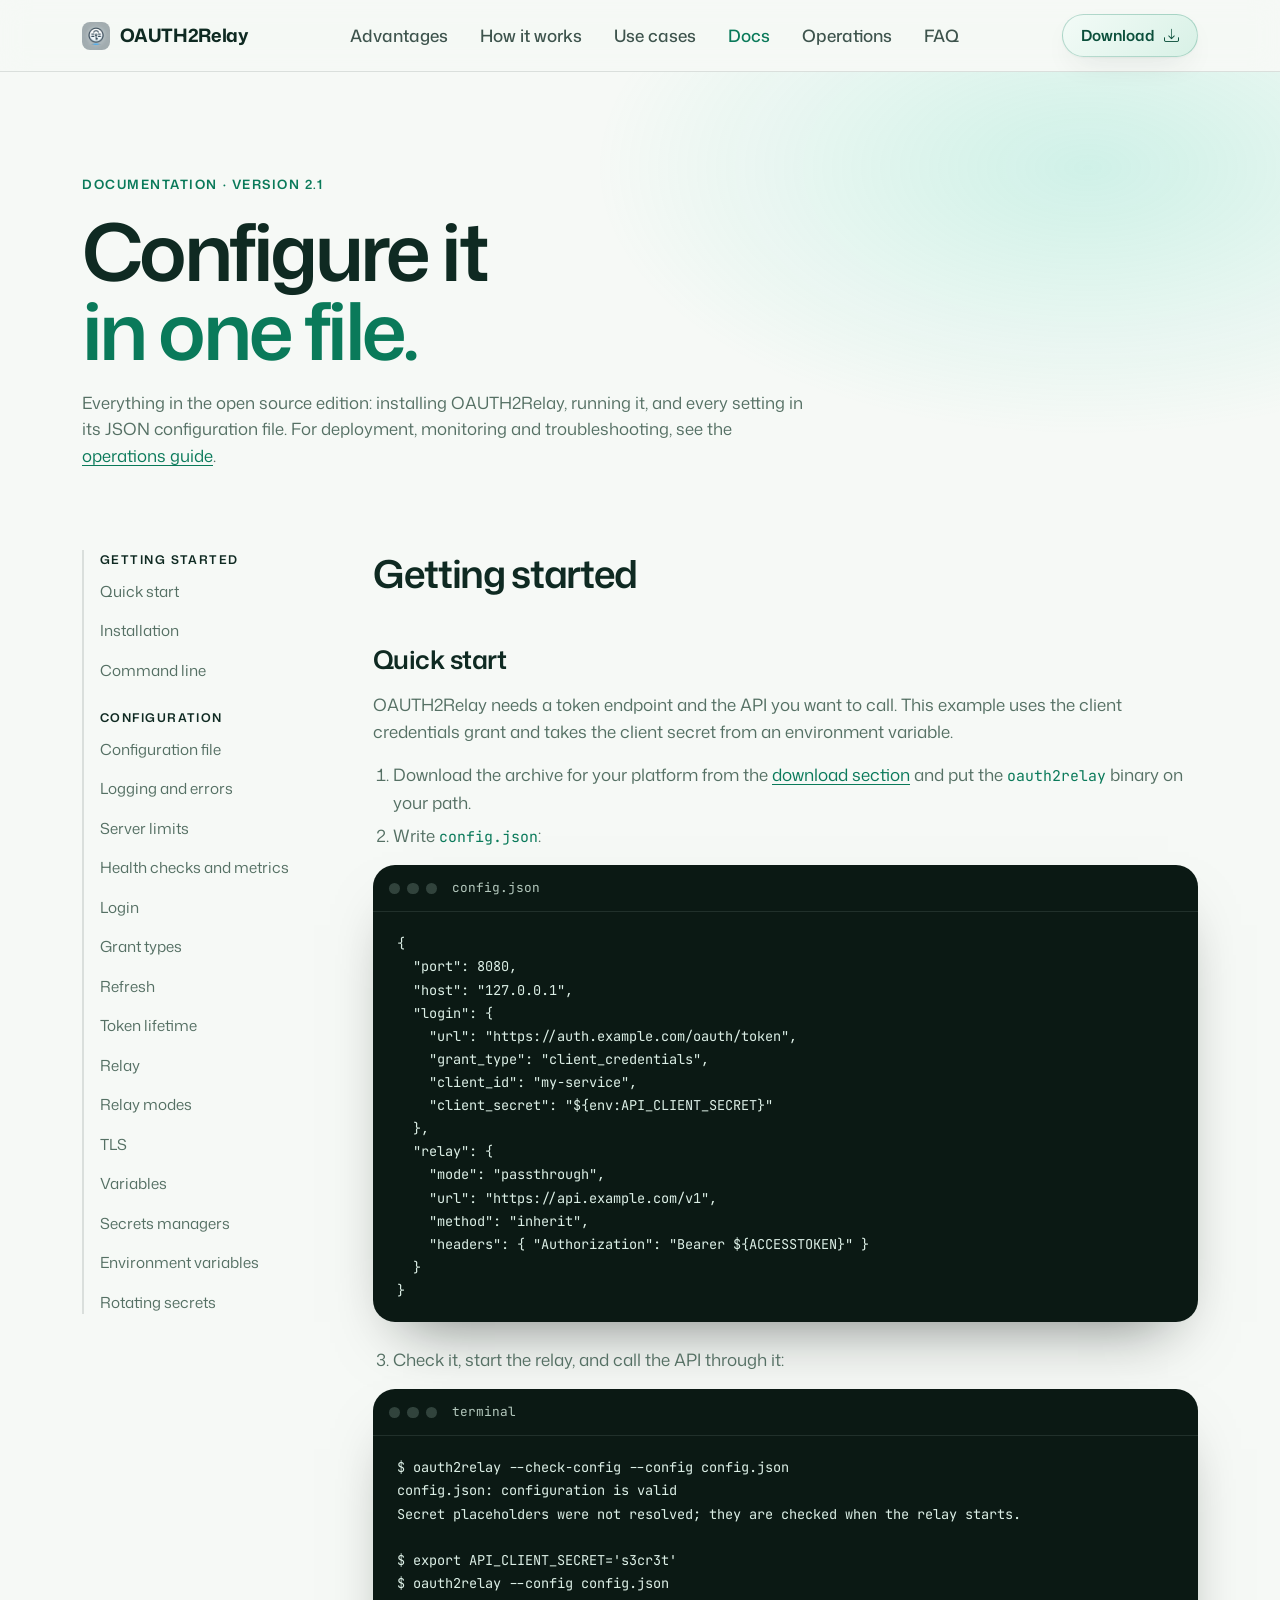
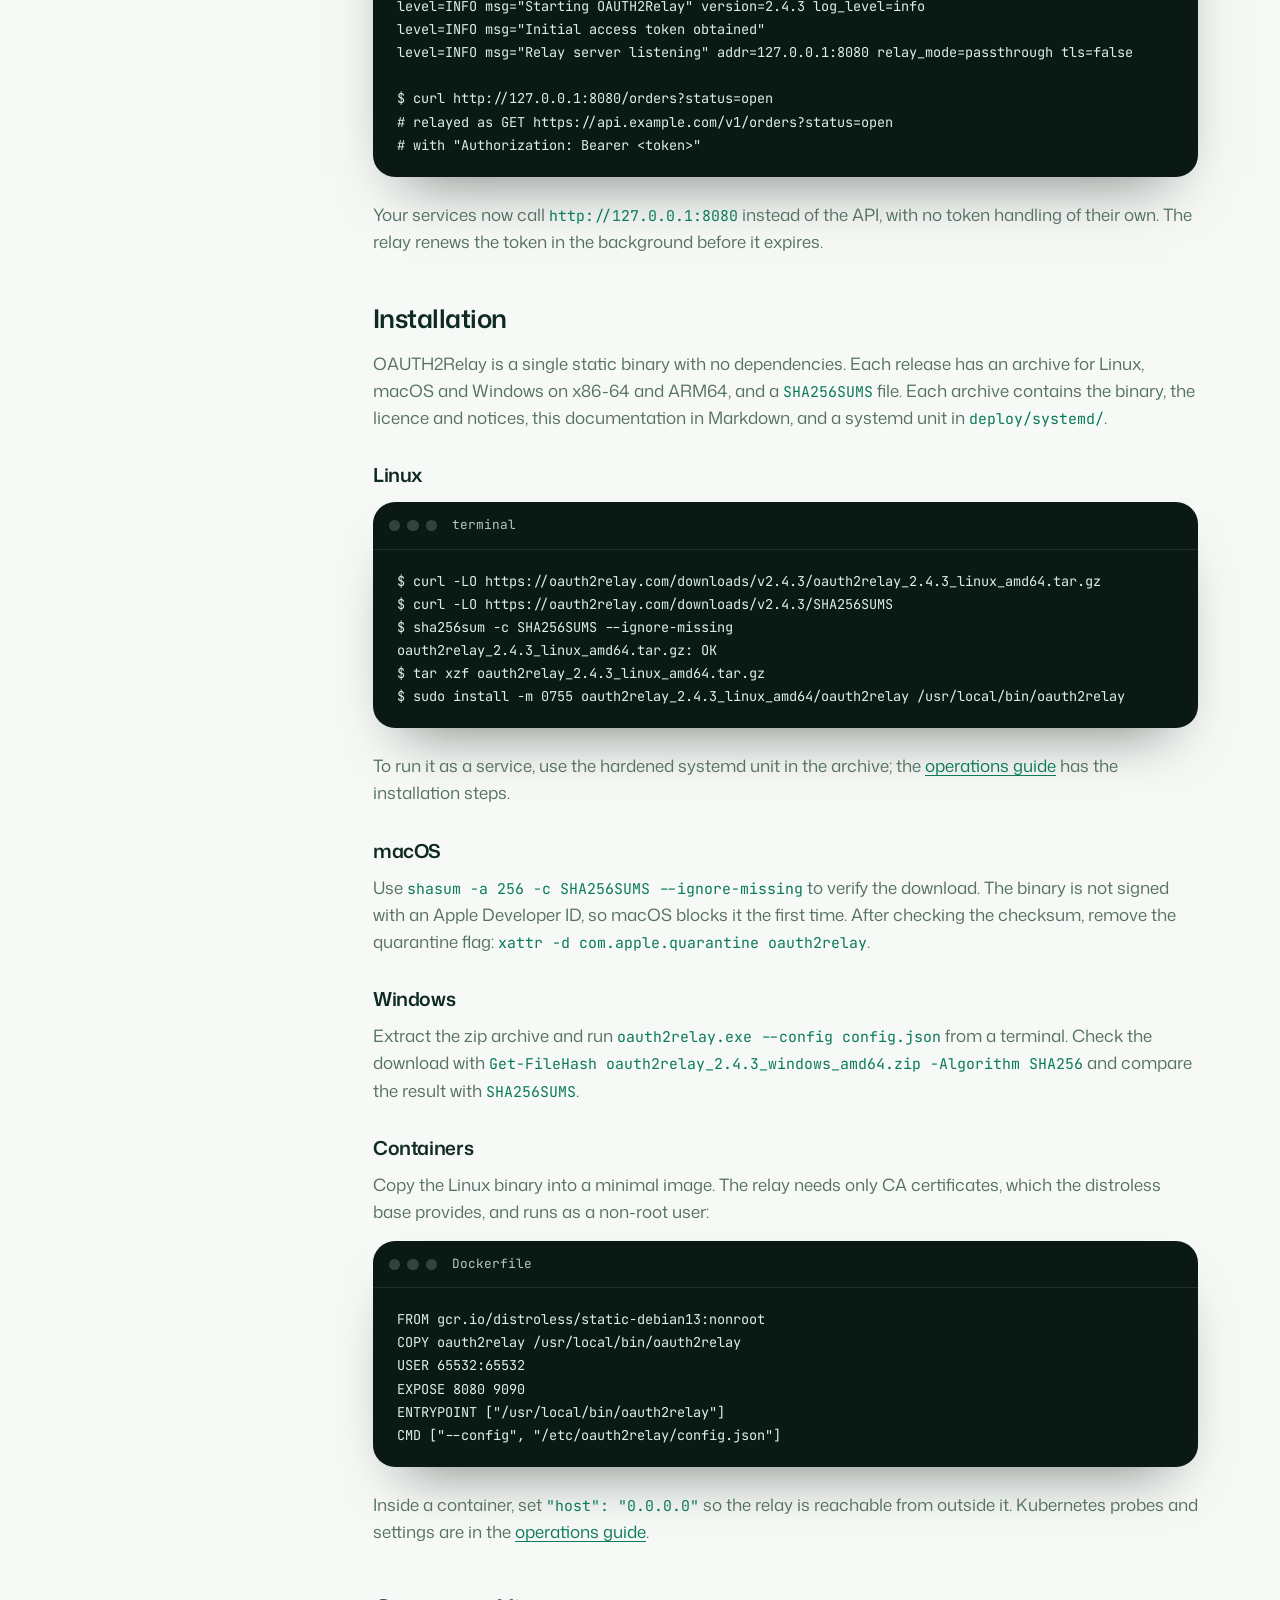
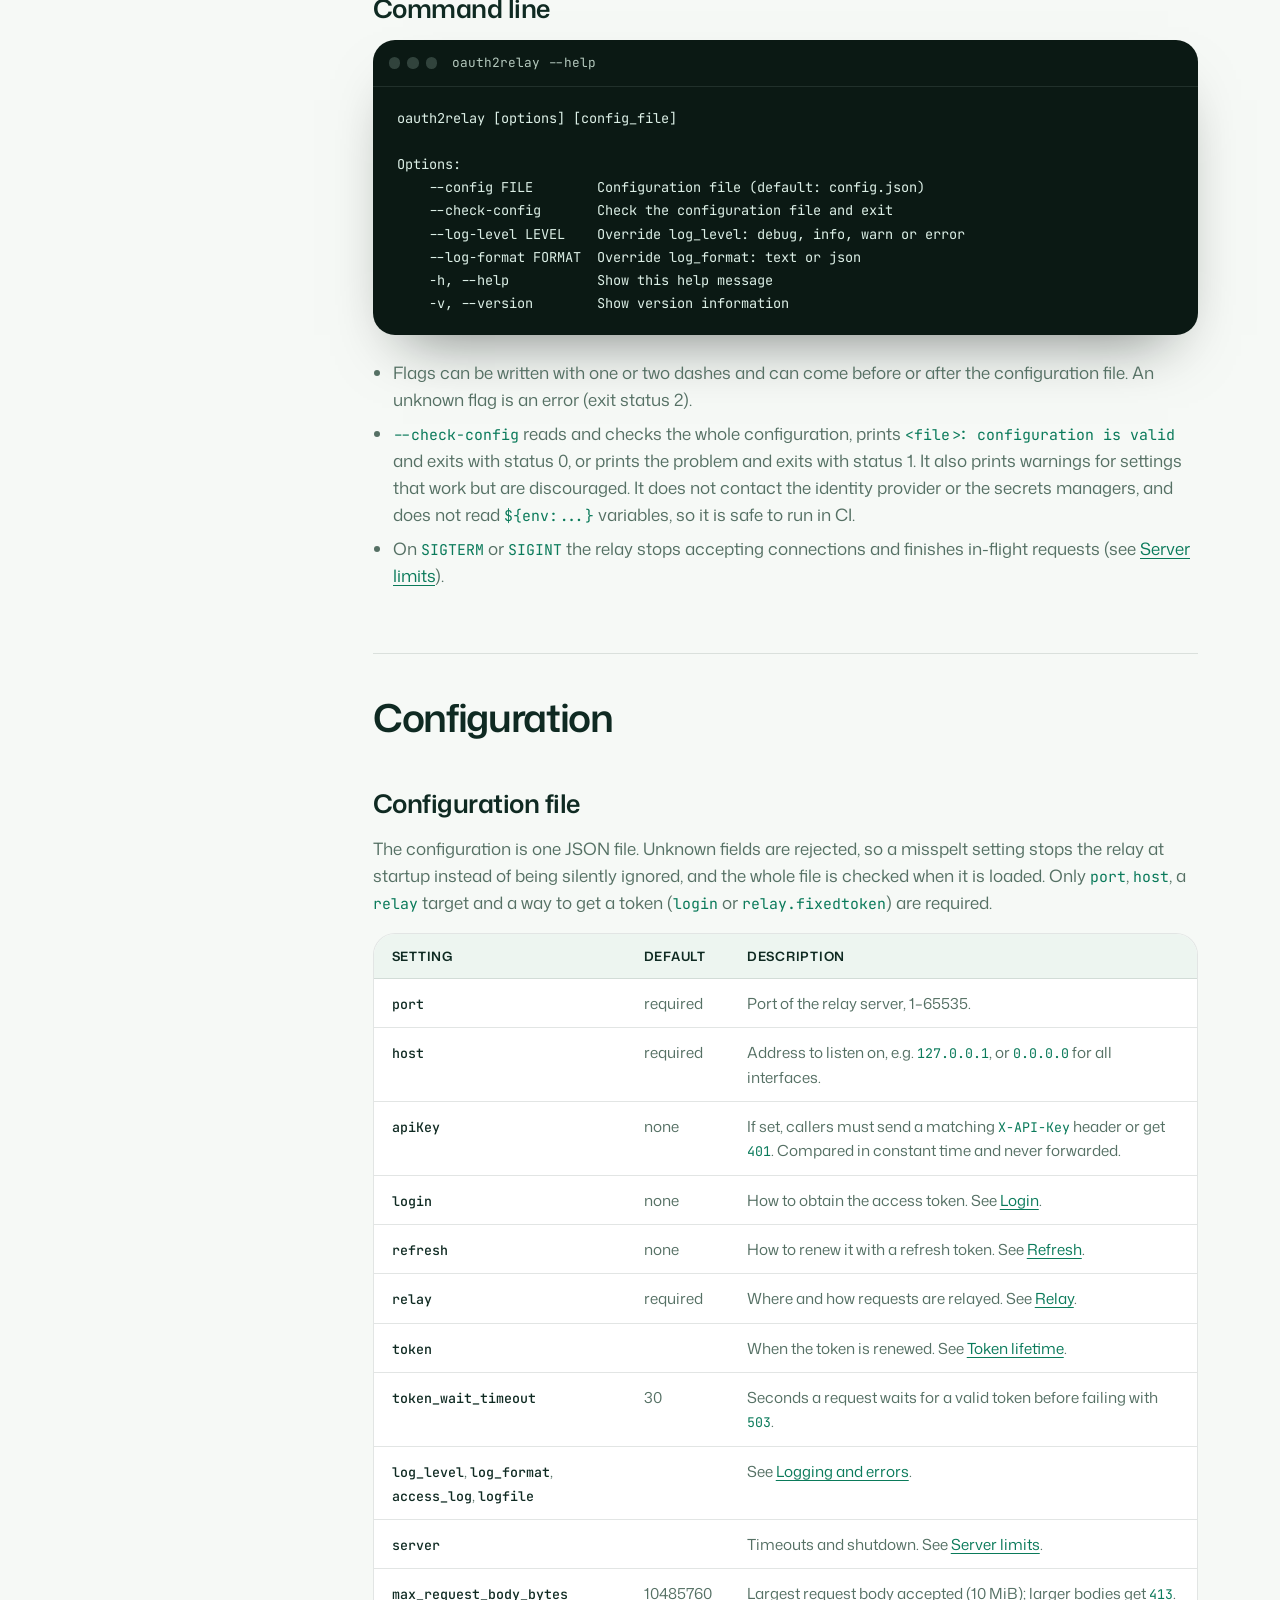
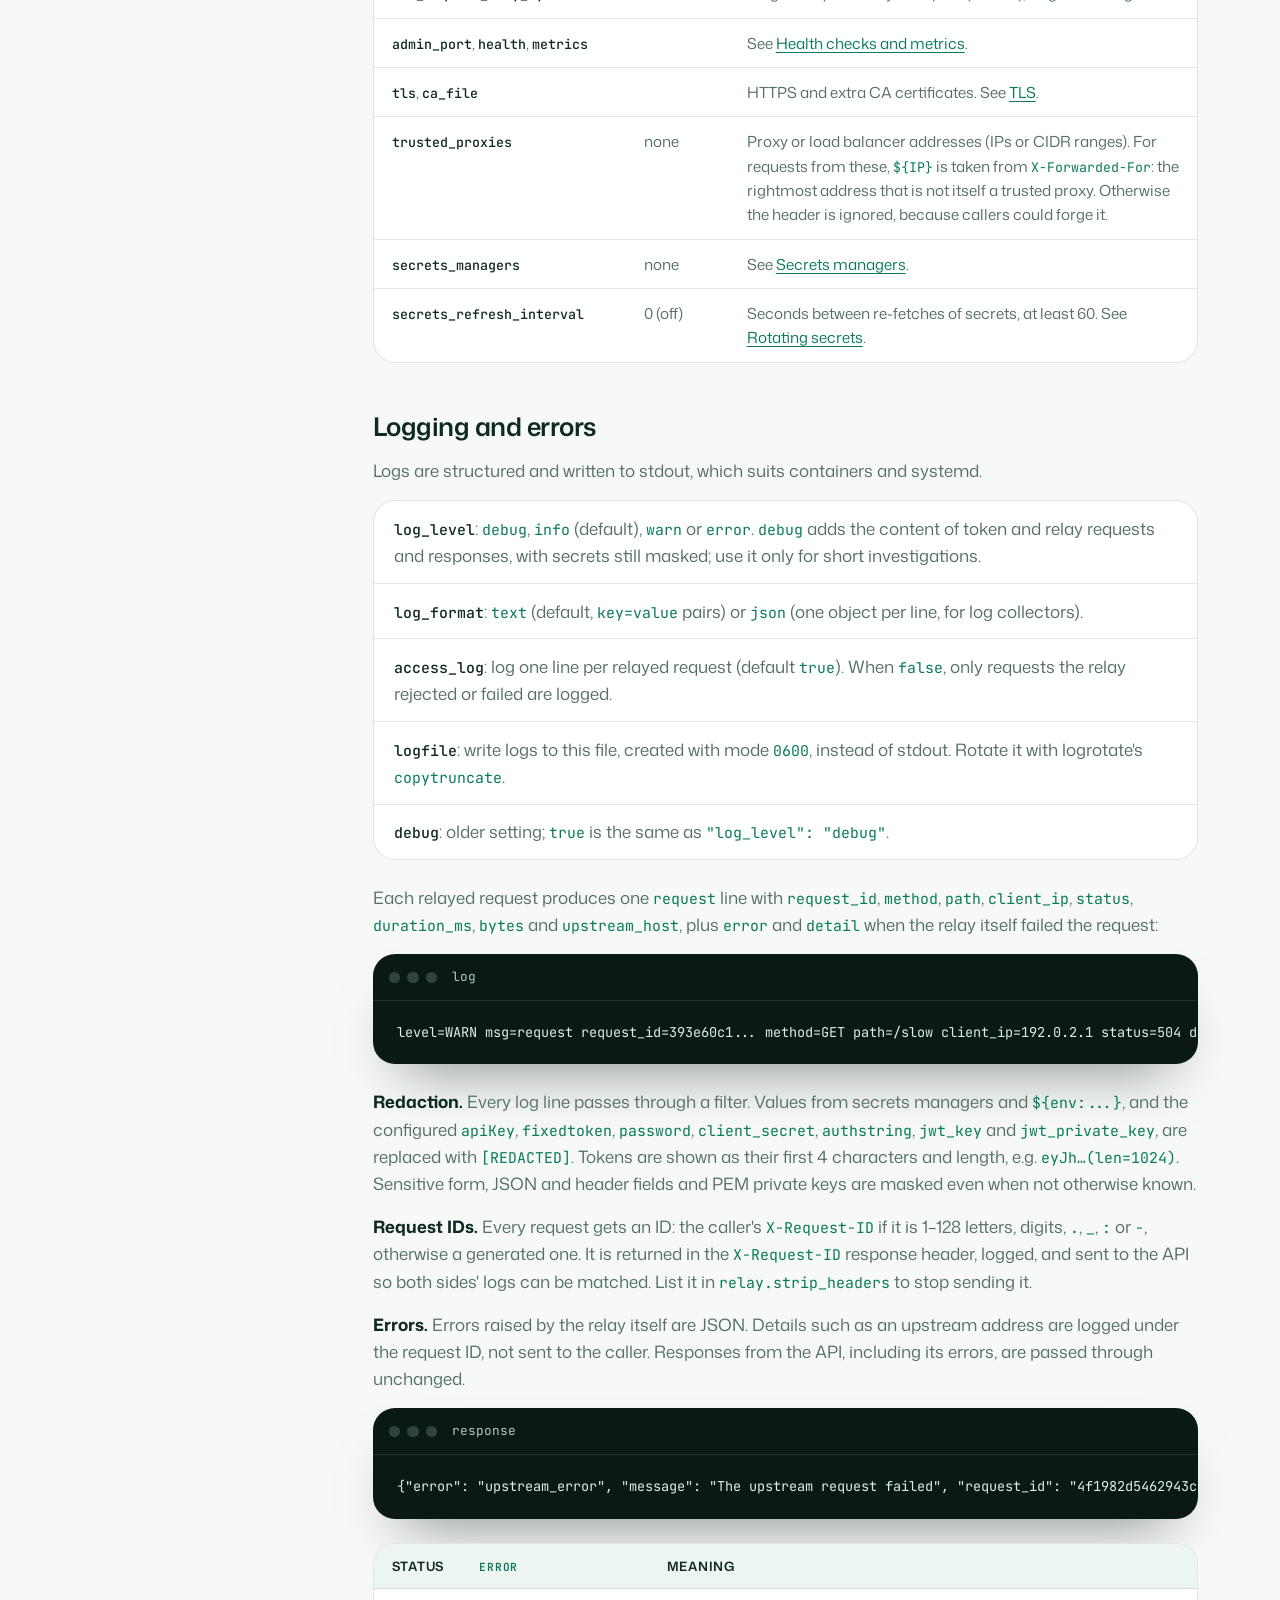
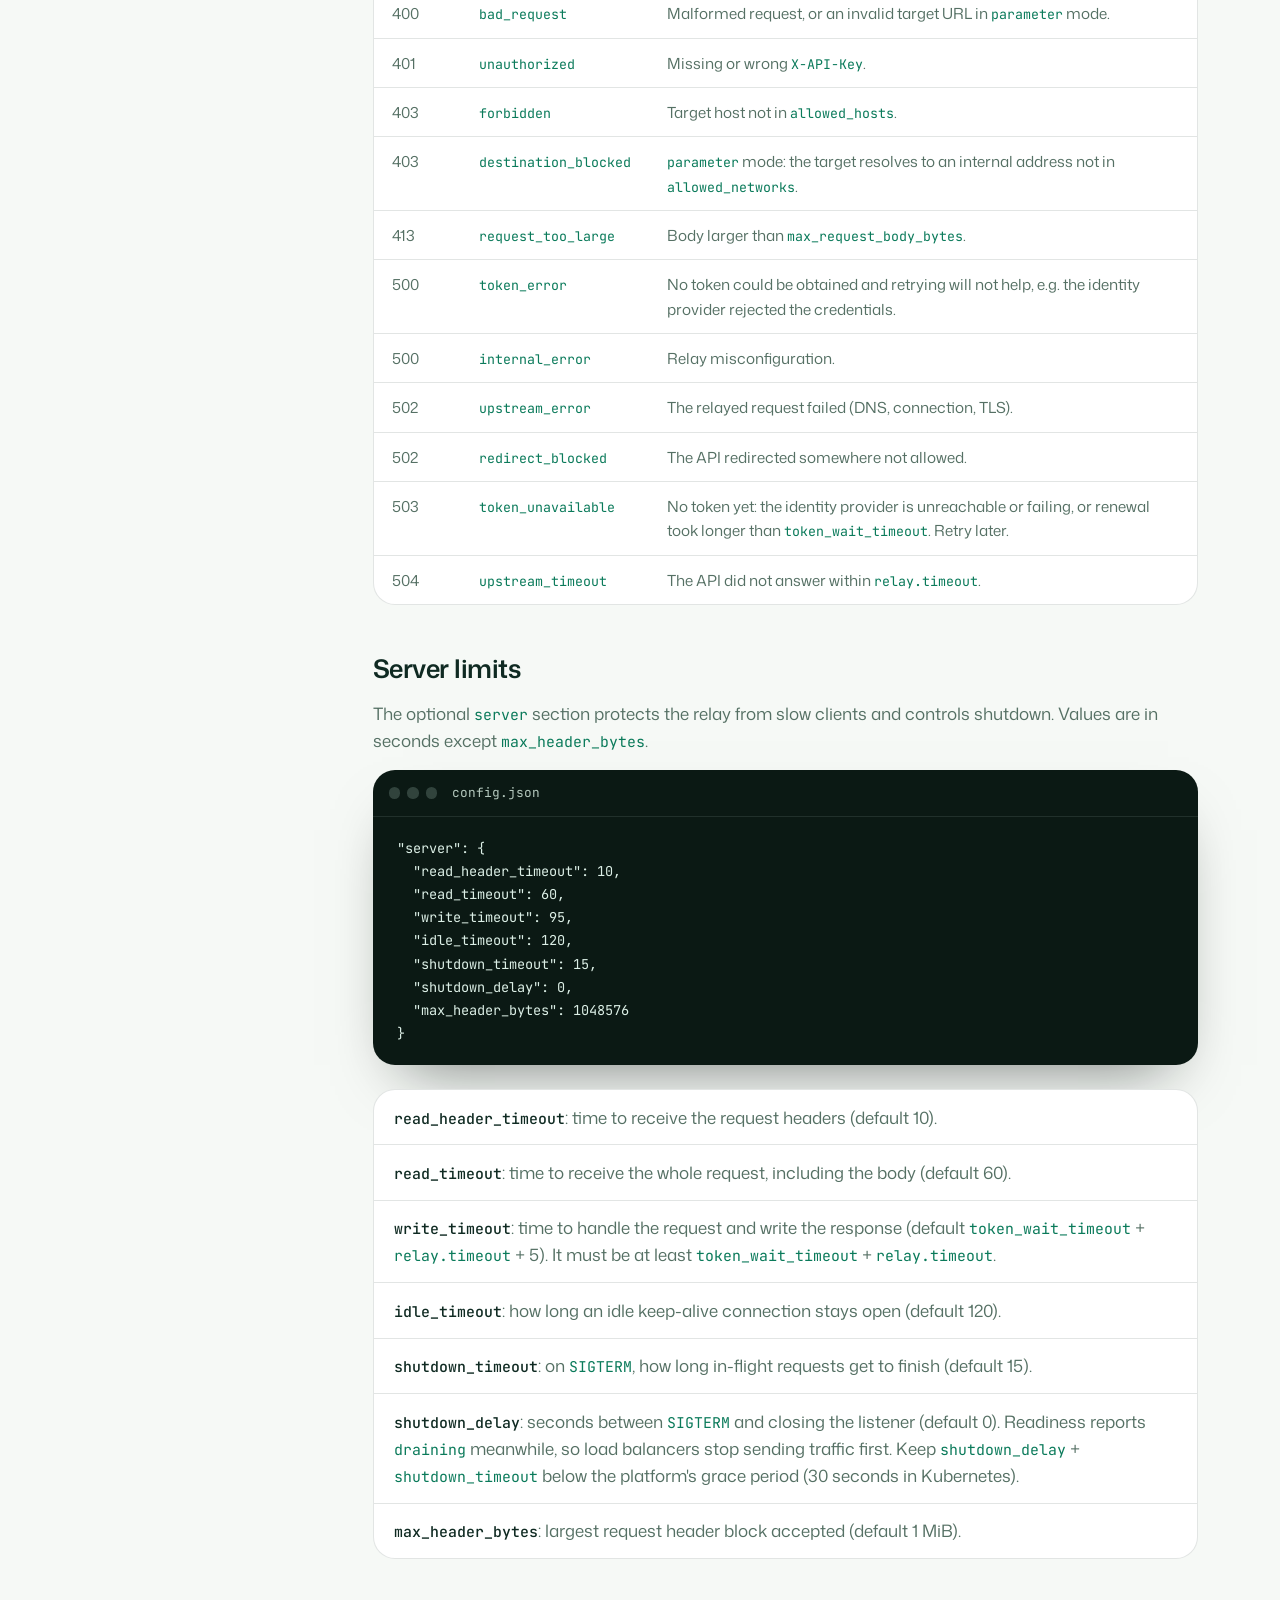
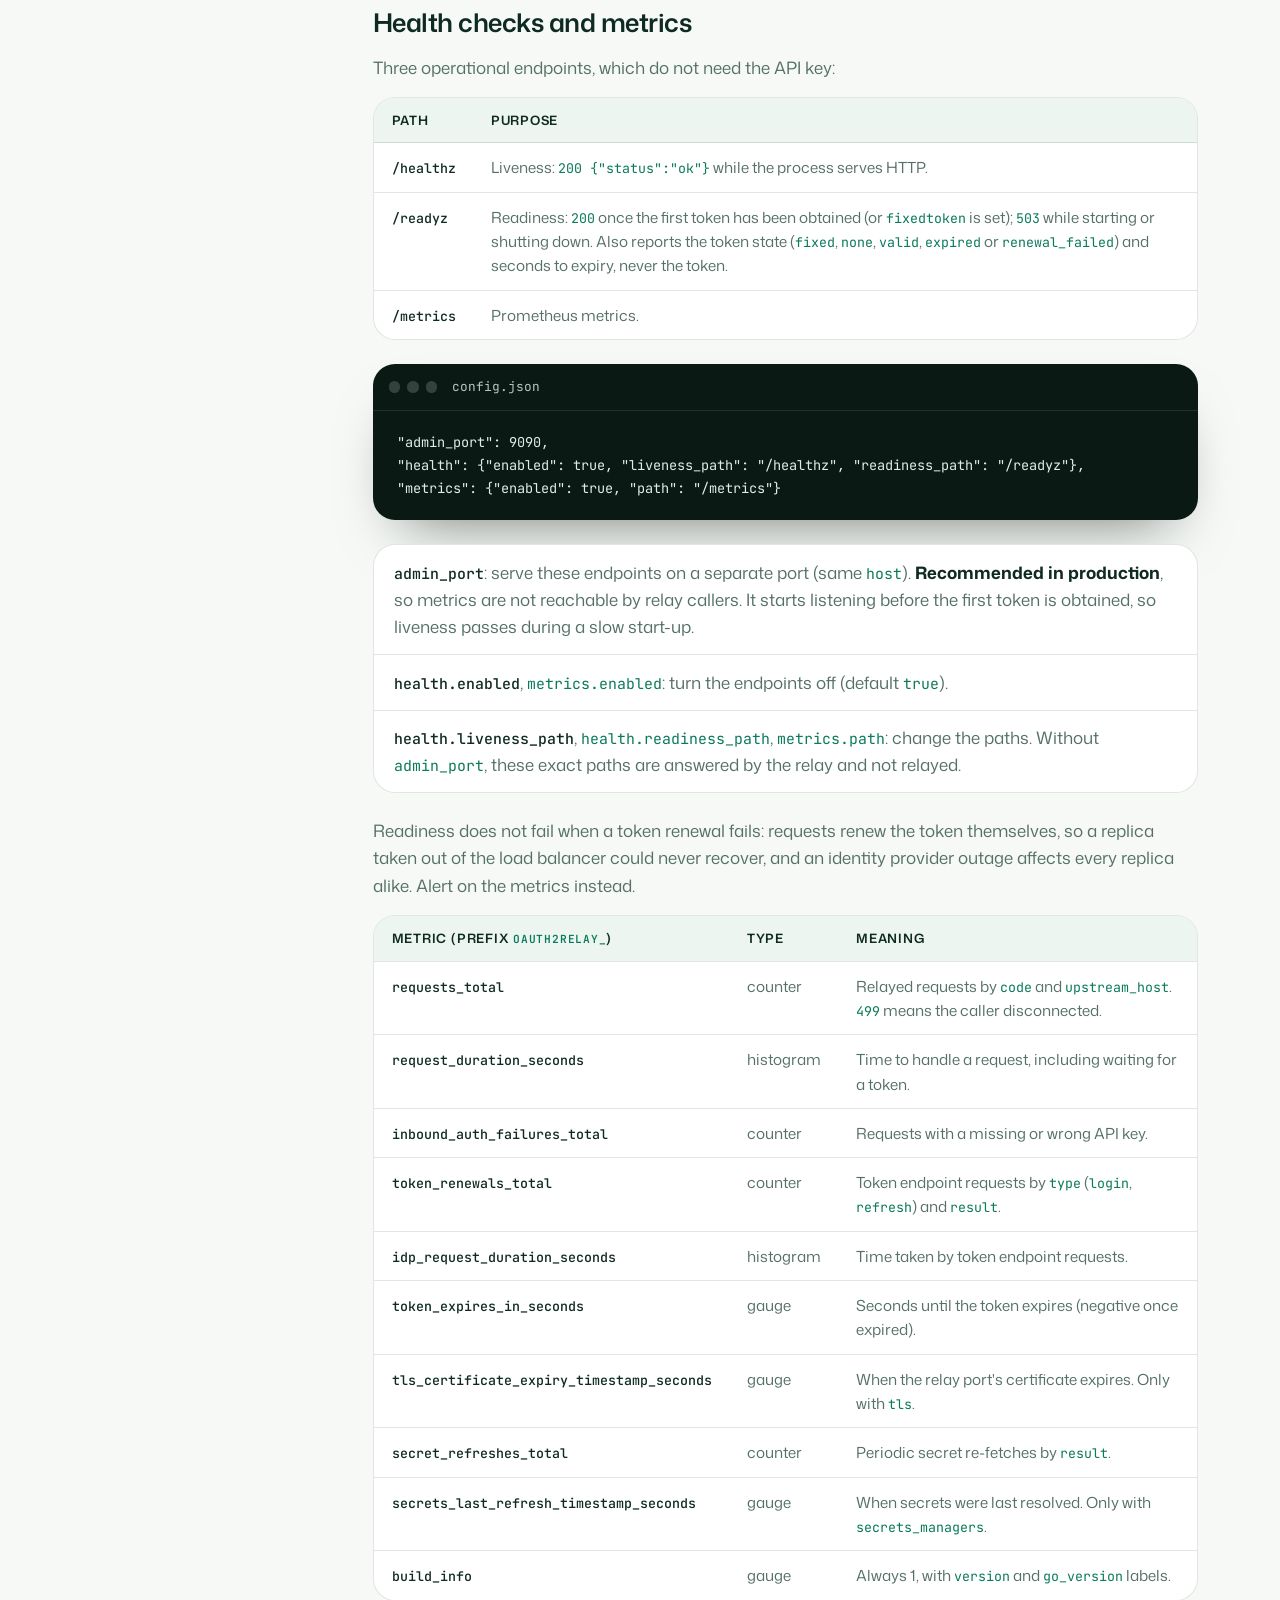
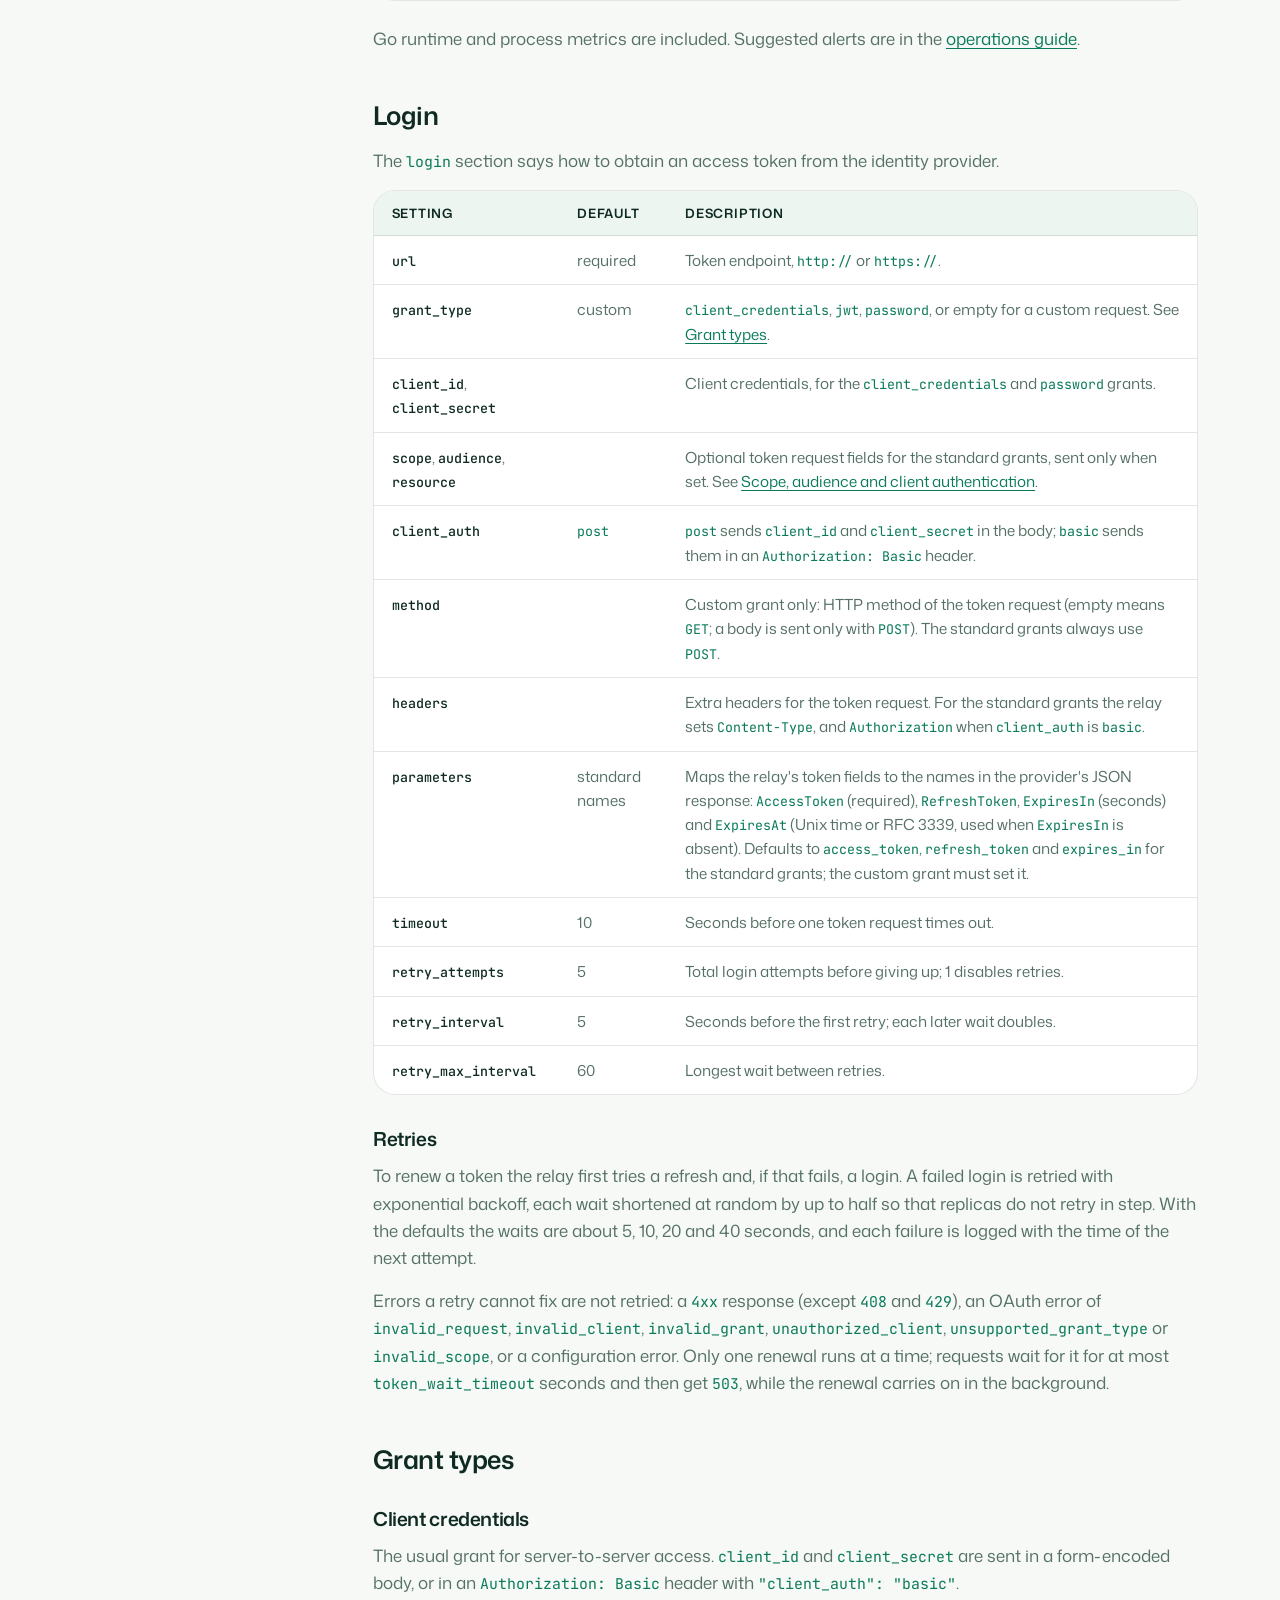
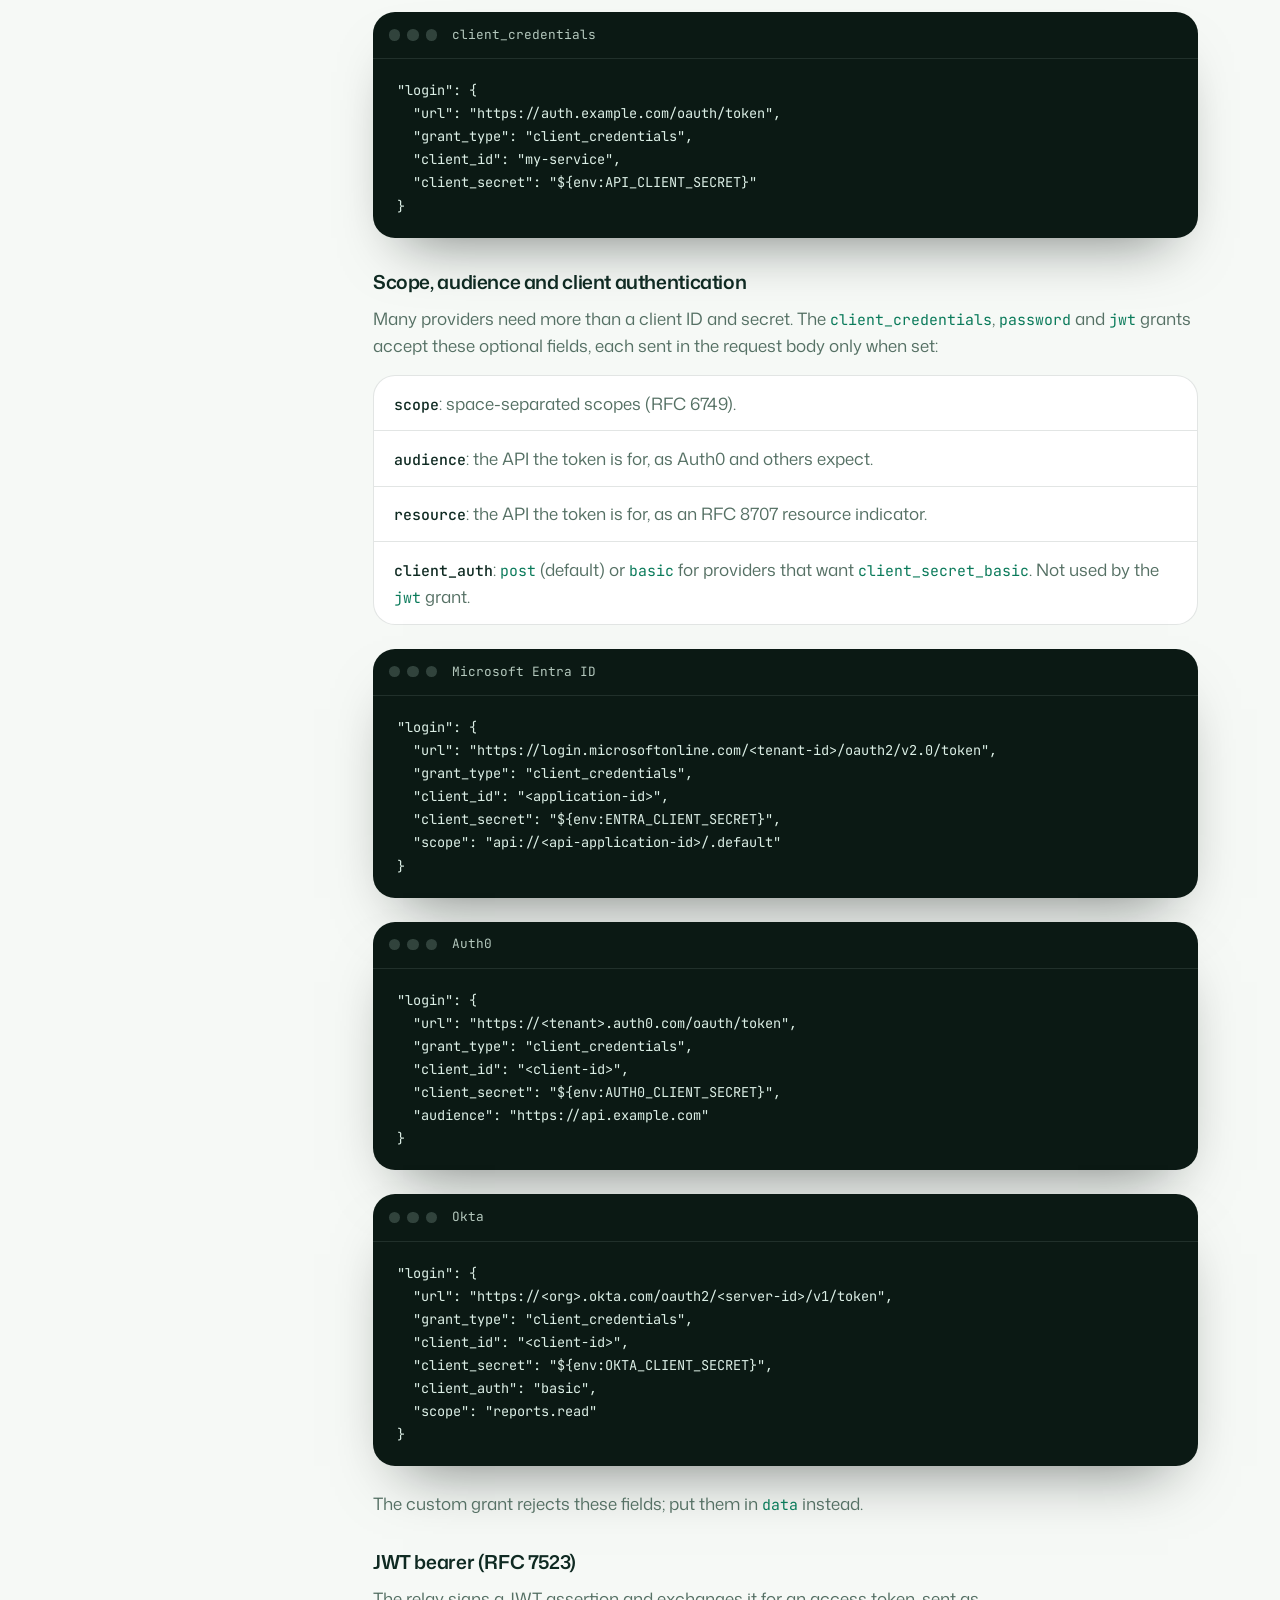
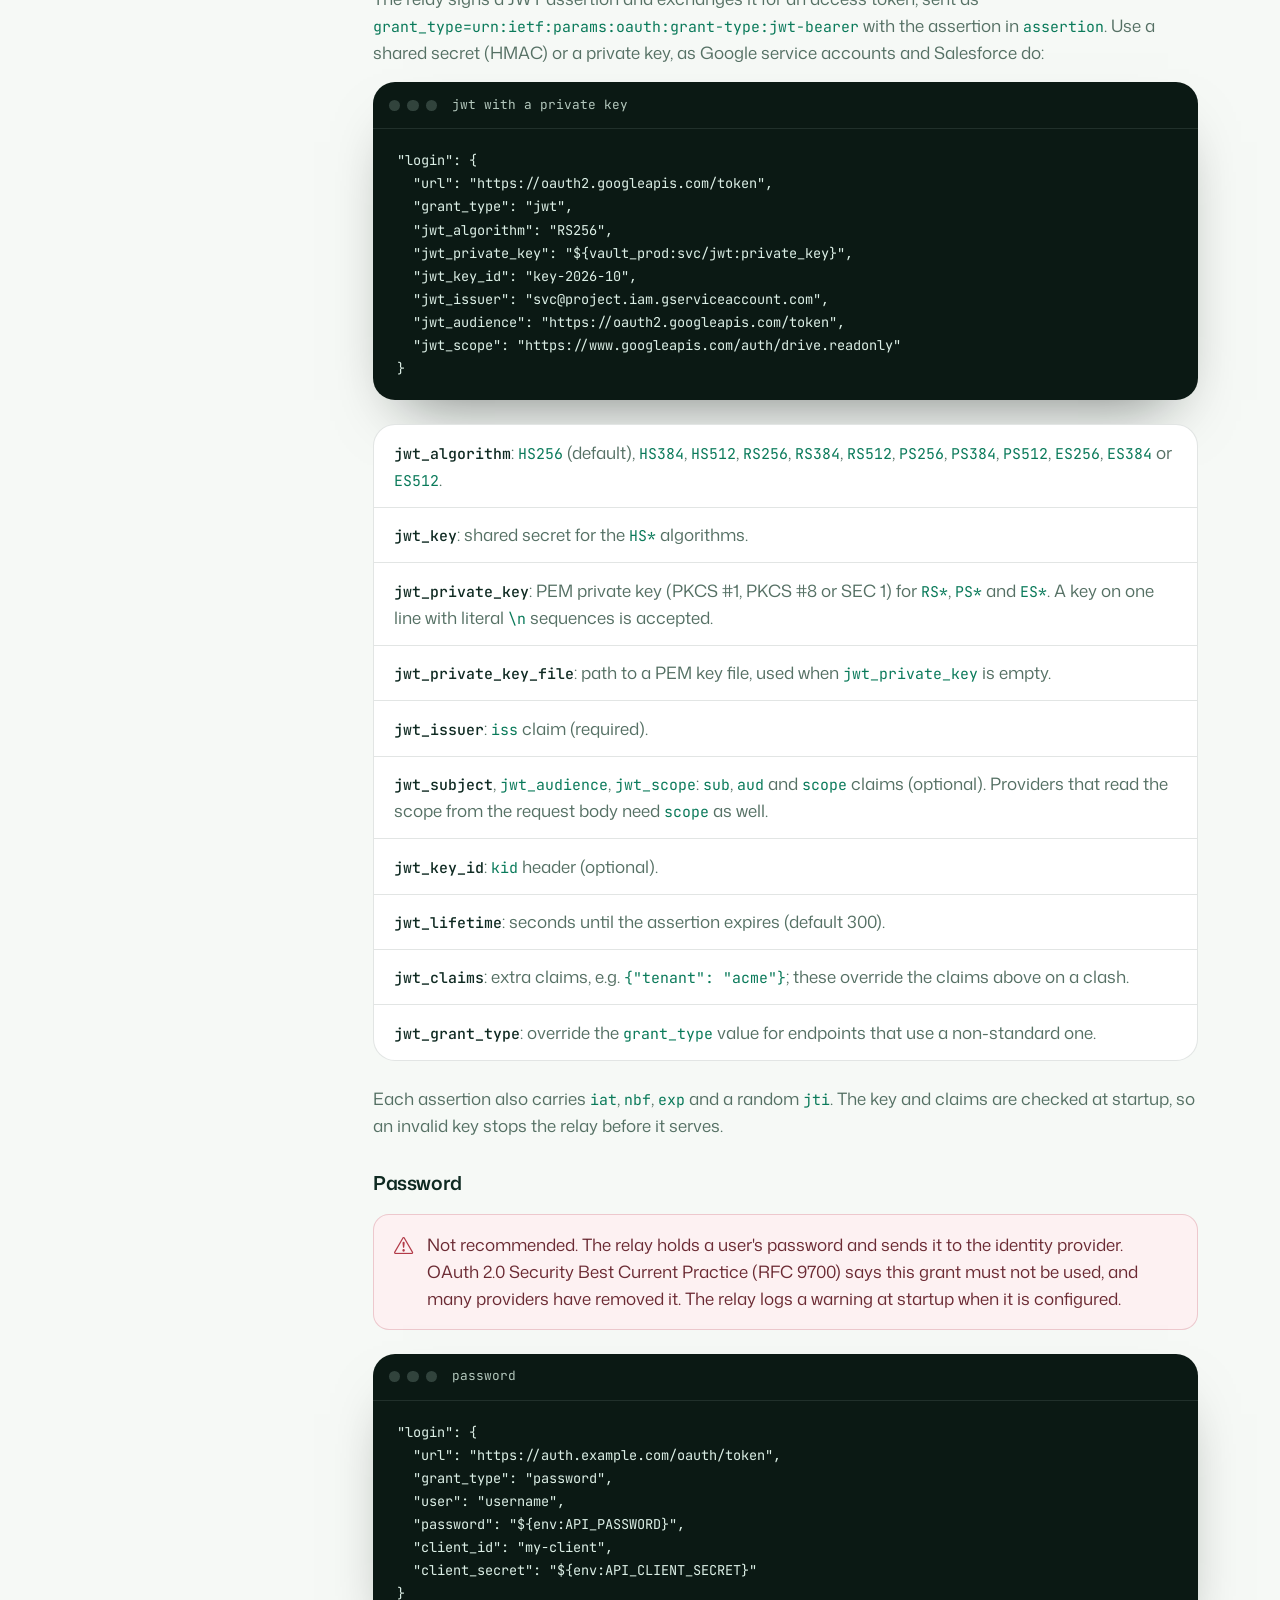
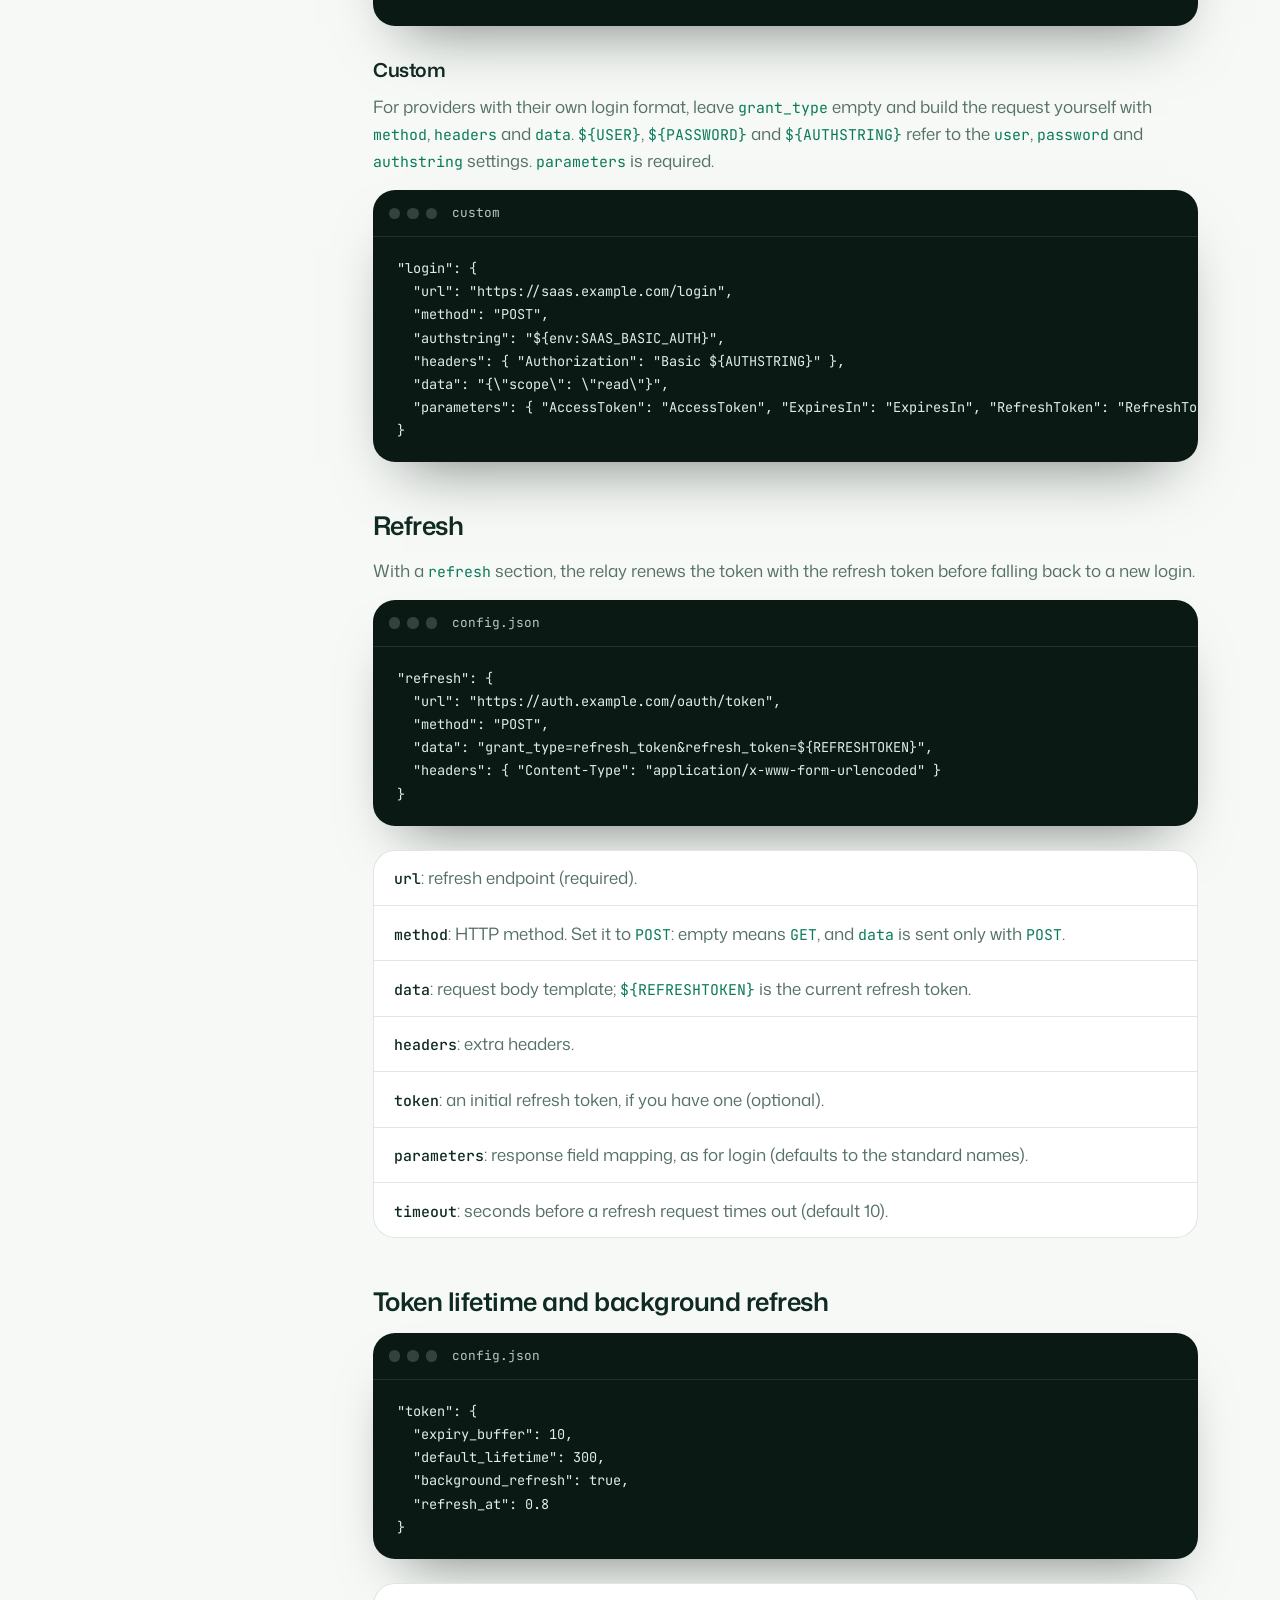
<file: web/docs.html>
<!DOCTYPE html>
<html lang="en">
<head>
  <meta charset="UTF-8">
  <!-- Google Tag Manager -->
  <script>(function(w,d,s,l,i){w[l]=w[l]||[];w[l].push({'gtm.start':
  new Date().getTime(),event:'gtm.js'});var f=d.getElementsByTagName(s)[0],
  j=d.createElement(s),dl=l!='dataLayer'?'&l='+l:'';j.async=true;j.src=
  'https://www.googletagmanager.com/gtm.js?id='+i+dl;f.parentNode.insertBefore(j,f);
  })(window,document,'script','dataLayer','GTM-TBHH2VX7');</script>
  <!-- End Google Tag Manager -->
  <link rel="icon" type="image/png" href="favicon.png">
  <meta name="viewport" content="width=device-width, initial-scale=1">
  <title>Documentation – OAUTH2Relay</title>
  <meta name="description" content="Install and configure OAUTH2Relay: quick start, command line, and the complete configuration reference for login, token renewal, relay modes, TLS, secrets managers and environment variables.">
  <link rel="canonical" href="https://oauth2relay.com/docs.html">
  <meta name="robots" content="index, follow">
  <meta name="theme-color" content="#0a7a5a">
  <link rel="apple-touch-icon" href="favicon.png">
  <meta property="og:type" content="website">
  <meta property="og:site_name" content="OAUTH2Relay">
  <meta property="og:url" content="https://oauth2relay.com/docs.html">
  <meta property="og:title" content="OAUTH2Relay documentation">
  <meta property="og:description" content="Quick start, installation and the complete configuration reference.">
  <meta property="og:image" content="https://oauth2relay.com/og-image.jpg">
  <meta name="twitter:card" content="summary_large_image">
  <link rel="preconnect" href="https://fonts.googleapis.com">
  <link rel="preconnect" href="https://fonts.gstatic.com" crossorigin>
  <link href="https://fonts.googleapis.com/css2?family=JetBrains+Mono:wght@400;500&family=Mona+Sans:wght@400..700&display=swap" rel="stylesheet">
  <link href="https://cdn.jsdelivr.net/npm/bootstrap@5.3.0/dist/css/bootstrap.min.css" rel="stylesheet">
  <link rel="stylesheet" href="https://cdn.jsdelivr.net/npm/bootstrap-icons@1.11.3/font/bootstrap-icons.css">
  <link rel="stylesheet" href="styles.css">
</head>
<body>
  <noscript><iframe src="https://www.googletagmanager.com/ns.html?id=GTM-TBHH2VX7"
  height="0" width="0" style="display:none;visibility:hidden"></iframe></noscript>

  <header class="site-header">
    <div class="container d-flex align-items-center justify-content-between">
      <a class="brand" href="index.html">
        <img src="favicon.png" alt="" width="28" height="28">
        <span>OAUTH2Relay</span>
      </a>
      <nav class="site-nav d-none d-lg-flex" aria-label="Main">
        <a href="index.html#advantages">Advantages</a>
        <a href="index.html#how-it-works">How it works</a>
        <a href="index.html#use-cases">Use cases</a>
        <a href="docs.html" aria-current="page">Docs</a>
        <a href="operations.html">Operations</a>
        <a href="index.html#faq">FAQ</a>
      </nav>
      <a class="btn-pill btn-pill-primary btn-pill-sm" href="index.html#download">Download <i class="bi bi-download"></i></a>
    </div>
  </header>

  <main id="top">

  <section class="page-hero">
    <div class="container">
      <p class="eyebrow">Documentation · version 2.1</p>
      <h1 class="display-title">Configure it<br><em>in one file.</em></h1>
      <p class="lead-muted">Everything in the open source edition: installing OAUTH2Relay, running it, and every setting in its JSON configuration file. For deployment, monitoring and troubleshooting, see the <a href="operations.html">operations guide</a>.</p>
    </div>
  </section>

  <section class="section pt-0">
    <div class="container">
      <div class="row g-4 g-lg-5">
        <div class="col-lg-3 d-none d-lg-block">
          <nav class="guide-toc" aria-label="Documentation">
            <span class="toc-group">Getting started</span>
            <a href="#quickstart">Quick start</a>
            <a href="#install">Installation</a>
            <a href="#cli">Command line</a>
            <span class="toc-group">Configuration</span>
            <a href="#reference">Configuration file</a>
            <a href="#logging">Logging and errors</a>
            <a href="#server">Server limits</a>
            <a href="#health">Health checks and metrics</a>
            <a href="#login">Login</a>
            <a href="#grants">Grant types</a>
            <a href="#refresh">Refresh</a>
            <a href="#token">Token lifetime</a>
            <a href="#relay">Relay</a>
            <a href="#modes">Relay modes</a>
            <a href="#tls">TLS</a>
            <a href="#variables">Variables</a>
            <a href="#secrets">Secrets managers</a>
            <a href="#env">Environment variables</a>
            <a href="#rotation">Rotating secrets</a>
            <a href="#example">Complete example</a>
            <span class="toc-group">More</span>
            <a href="#upgrading">Upgrade notes</a>
            <a href="#security">Security</a>
          </nav>
        </div>

        <div class="col-lg-9 guide">

          <!-- ============ Getting started ============ -->
          <h2 id="getting-started">Getting started</h2>

          <h3 id="quickstart">Quick start</h3>
          <p>OAUTH2Relay needs a token endpoint and the API you want to call. This example uses the client credentials grant and takes the client secret from an environment variable.</p>
          <ol>
            <li>Download the archive for your platform from the <a href="index.html#download">download section</a> and put the <code>oauth2relay</code> binary on your path.</li>
            <li>Write <code>config.json</code>:</li>
          </ol>
          <div class="code-window">
            <div class="code-window-bar"><i></i><i></i><i></i><span>config.json</span></div>
            <pre><code>{
  "port": 8080,
  "host": "127.0.0.1",
  "login": {
    "url": "https://auth.example.com/oauth/token",
    "grant_type": "client_credentials",
    "client_id": "my-service",
    "client_secret": "${env:API_CLIENT_SECRET}"
  },
  "relay": {
    "mode": "passthrough",
    "url": "https://api.example.com/v1",
    "method": "inherit",
    "headers": { "Authorization": "Bearer ${ACCESSTOKEN}" }
  }
}</code></pre>
          </div>
          <ol start="3">
            <li>Check it, start the relay, and call the API through it:</li>
          </ol>
          <div class="code-window">
            <div class="code-window-bar"><i></i><i></i><i></i><span>terminal</span></div>
            <pre><code>$ oauth2relay --check-config --config config.json
config.json: configuration is valid
Secret placeholders were not resolved; they are checked when the relay starts.

$ export API_CLIENT_SECRET='s3cr3t'
$ oauth2relay --config config.json
level=INFO msg="Starting OAUTH2Relay" version=2.4.3 log_level=info
level=INFO msg="Initial access token obtained"
level=INFO msg="Relay server listening" addr=127.0.0.1:8080 relay_mode=passthrough tls=false

$ curl http://127.0.0.1:8080/orders?status=open
# relayed as GET https://api.example.com/v1/orders?status=open
# with "Authorization: Bearer &lt;token&gt;"</code></pre>
          </div>
          <p>Your services now call <code>http://127.0.0.1:8080</code> instead of the API, with no token handling of their own. The relay renews the token in the background before it expires.</p>

          <h3 id="install">Installation</h3>
          <p>OAUTH2Relay is a single static binary with no dependencies. Each release has an archive for Linux, macOS and Windows on x86-64 and ARM64, and a <code>SHA256SUMS</code> file. Each archive contains the binary, the licence and notices, this documentation in Markdown, and a systemd unit in <code>deploy/systemd/</code>.</p>
          <h4>Linux</h4>
          <div class="code-window">
            <div class="code-window-bar"><i></i><i></i><i></i><span>terminal</span></div>
            <pre><code>$ curl -LO https://oauth2relay.com/downloads/v2.4.3/oauth2relay_2.4.3_linux_amd64.tar.gz
$ curl -LO https://oauth2relay.com/downloads/v2.4.3/SHA256SUMS
$ sha256sum -c SHA256SUMS --ignore-missing
oauth2relay_2.4.3_linux_amd64.tar.gz: OK
$ tar xzf oauth2relay_2.4.3_linux_amd64.tar.gz
$ sudo install -m 0755 oauth2relay_2.4.3_linux_amd64/oauth2relay /usr/local/bin/oauth2relay</code></pre>
          </div>
          <p>To run it as a service, use the hardened systemd unit in the archive; the <a href="operations.html#systemd">operations guide</a> has the installation steps.</p>
          <h4>macOS</h4>
          <p>Use <code>shasum -a 256 -c SHA256SUMS --ignore-missing</code> to verify the download. The binary is not signed with an Apple Developer ID, so macOS blocks it the first time. After checking the checksum, remove the quarantine flag: <code>xattr -d com.apple.quarantine oauth2relay</code>.</p>
          <h4>Windows</h4>
          <p>Extract the zip archive and run <code>oauth2relay.exe --config config.json</code> from a terminal. Check the download with <code>Get-FileHash oauth2relay_2.4.3_windows_amd64.zip -Algorithm SHA256</code> and compare the result with <code>SHA256SUMS</code>.</p>
          <h4>Containers</h4>
          <p>Copy the Linux binary into a minimal image. The relay needs only CA certificates, which the distroless base provides, and runs as a non-root user:</p>
          <div class="code-window">
            <div class="code-window-bar"><i></i><i></i><i></i><span>Dockerfile</span></div>
            <pre><code>FROM gcr.io/distroless/static-debian13:nonroot
COPY oauth2relay /usr/local/bin/oauth2relay
USER 65532:65532
EXPOSE 8080 9090
ENTRYPOINT ["/usr/local/bin/oauth2relay"]
CMD ["--config", "/etc/oauth2relay/config.json"]</code></pre>
          </div>
          <p>Inside a container, set <code>"host": "0.0.0.0"</code> so the relay is reachable from outside it. Kubernetes probes and settings are in the <a href="operations.html#kubernetes">operations guide</a>.</p>

          <h3 id="cli">Command line</h3>
          <div class="code-window">
            <div class="code-window-bar"><i></i><i></i><i></i><span>oauth2relay --help</span></div>
            <pre><code>oauth2relay [options] [config_file]

Options:
    --config FILE        Configuration file (default: config.json)
    --check-config       Check the configuration file and exit
    --log-level LEVEL    Override log_level: debug, info, warn or error
    --log-format FORMAT  Override log_format: text or json
    -h, --help           Show this help message
    -v, --version        Show version information</code></pre>
          </div>
          <ul>
            <li>Flags can be written with one or two dashes and can come before or after the configuration file. An unknown flag is an error (exit status 2).</li>
            <li><code>--check-config</code> reads and checks the whole configuration, prints <code>&lt;file&gt;: configuration is valid</code> and exits with status 0, or prints the problem and exits with status 1. It also prints warnings for settings that work but are discouraged. It does not contact the identity provider or the secrets managers, and does not read <code>${env:...}</code> variables, so it is safe to run in CI.</li>
            <li>On <code>SIGTERM</code> or <code>SIGINT</code> the relay stops accepting connections and finishes in-flight requests (see <a href="#server">Server limits</a>).</li>
          </ul>

          <!-- ============ Configuration ============ -->
          <h2 id="configuration">Configuration</h2>

          <h3 id="reference">Configuration file</h3>
          <p>The configuration is one JSON file. Unknown fields are rejected, so a misspelt setting stops the relay at startup instead of being silently ignored, and the whole file is checked when it is loaded. Only <code>port</code>, <code>host</code>, a <code>relay</code> target and a way to get a token (<code>login</code> or <code>relay.fixedtoken</code>) are required.</p>
          <div class="ref-table-wrap">
            <table class="ref-table">
              <thead><tr><th>Setting</th><th>Default</th><th>Description</th></tr></thead>
              <tbody>
                <tr><td><code>port</code></td><td>required</td><td>Port of the relay server, 1–65535.</td></tr>
                <tr><td><code>host</code></td><td>required</td><td>Address to listen on, e.g. <code>127.0.0.1</code>, or <code>0.0.0.0</code> for all interfaces.</td></tr>
                <tr><td><code>apiKey</code></td><td>none</td><td>If set, callers must send a matching <code>X-API-Key</code> header or get <code>401</code>. Compared in constant time and never forwarded.</td></tr>
                <tr><td><code>login</code></td><td>none</td><td>How to obtain the access token. See <a href="#login">Login</a>.</td></tr>
                <tr><td><code>refresh</code></td><td>none</td><td>How to renew it with a refresh token. See <a href="#refresh">Refresh</a>.</td></tr>
                <tr><td><code>relay</code></td><td>required</td><td>Where and how requests are relayed. See <a href="#relay">Relay</a>.</td></tr>
                <tr><td><code>token</code></td><td></td><td>When the token is renewed. See <a href="#token">Token lifetime</a>.</td></tr>
                <tr><td><code>token_wait_timeout</code></td><td>30</td><td>Seconds a request waits for a valid token before failing with <code>503</code>.</td></tr>
                <tr><td><code>log_level</code>, <code>log_format</code>, <code>access_log</code>, <code>logfile</code></td><td></td><td>See <a href="#logging">Logging and errors</a>.</td></tr>
                <tr><td><code>server</code></td><td></td><td>Timeouts and shutdown. See <a href="#server">Server limits</a>.</td></tr>
                <tr><td><code>max_request_body_bytes</code></td><td>10485760</td><td>Largest request body accepted (10 MiB); larger bodies get <code>413</code>.</td></tr>
                <tr><td><code>admin_port</code>, <code>health</code>, <code>metrics</code></td><td></td><td>See <a href="#health">Health checks and metrics</a>.</td></tr>
                <tr><td><code>tls</code>, <code>ca_file</code></td><td></td><td>HTTPS and extra CA certificates. See <a href="#tls">TLS</a>.</td></tr>
                <tr><td><code>trusted_proxies</code></td><td>none</td><td>Proxy or load balancer addresses (IPs or CIDR ranges). For requests from these, <code>${IP}</code> is taken from <code>X-Forwarded-For</code>: the rightmost address that is not itself a trusted proxy. Otherwise the header is ignored, because callers could forge it.</td></tr>
                <tr><td><code>secrets_managers</code></td><td>none</td><td>See <a href="#secrets">Secrets managers</a>.</td></tr>
                <tr><td><code>secrets_refresh_interval</code></td><td>0 (off)</td><td>Seconds between re-fetches of secrets, at least 60. See <a href="#rotation">Rotating secrets</a>.</td></tr>
              </tbody>
            </table>
          </div>

          <h3 id="logging">Logging and errors</h3>
          <p>Logs are structured and written to stdout, which suits containers and systemd.</p>
          <ul class="param-list">
            <li><code>log_level</code>: <code>debug</code>, <code>info</code> (default), <code>warn</code> or <code>error</code>. <code>debug</code> adds the content of token and relay requests and responses, with secrets still masked; use it only for short investigations.</li>
            <li><code>log_format</code>: <code>text</code> (default, <code>key=value</code> pairs) or <code>json</code> (one object per line, for log collectors).</li>
            <li><code>access_log</code>: log one line per relayed request (default <code>true</code>). When <code>false</code>, only requests the relay rejected or failed are logged.</li>
            <li><code>logfile</code>: write logs to this file, created with mode <code>0600</code>, instead of stdout. Rotate it with logrotate's <code>copytruncate</code>.</li>
            <li><code>debug</code>: older setting; <code>true</code> is the same as <code>"log_level": "debug"</code>.</li>
          </ul>
          <p>Each relayed request produces one <code>request</code> line with <code>request_id</code>, <code>method</code>, <code>path</code>, <code>client_ip</code>, <code>status</code>, <code>duration_ms</code>, <code>bytes</code> and <code>upstream_host</code>, plus <code>error</code> and <code>detail</code> when the relay itself failed the request:</p>
          <div class="code-window">
            <div class="code-window-bar"><i></i><i></i><i></i><span>log</span></div>
            <pre><code>level=WARN msg=request request_id=393e60c1... method=GET path=/slow client_ip=192.0.2.1 status=504 duration_ms=1001.7 bytes=134 upstream_host=api.example.com error=upstream_timeout detail="... context deadline exceeded ..."</code></pre>
          </div>
          <p><strong>Redaction.</strong> Every log line passes through a filter. Values from secrets managers and <code>${env:...}</code>, and the configured <code>apiKey</code>, <code>fixedtoken</code>, <code>password</code>, <code>client_secret</code>, <code>authstring</code>, <code>jwt_key</code> and <code>jwt_private_key</code>, are replaced with <code>[REDACTED]</code>. Tokens are shown as their first 4 characters and length, e.g. <code>eyJh…(len=1024)</code>. Sensitive form, JSON and header fields and PEM private keys are masked even when not otherwise known.</p>
          <p><strong>Request IDs.</strong> Every request gets an ID: the caller's <code>X-Request-ID</code> if it is 1–128 letters, digits, <code>.</code>, <code>_</code>, <code>:</code> or <code>-</code>, otherwise a generated one. It is returned in the <code>X-Request-ID</code> response header, logged, and sent to the API so both sides' logs can be matched. List it in <code>relay.strip_headers</code> to stop sending it.</p>
          <p><strong>Errors.</strong> Errors raised by the relay itself are JSON. Details such as an upstream address are logged under the request ID, not sent to the caller. Responses from the API, including its errors, are passed through unchanged.</p>
          <div class="code-window">
            <div class="code-window-bar"><i></i><i></i><i></i><span>response</span></div>
            <pre><code>{"error": "upstream_error", "message": "The upstream request failed", "request_id": "4f1982d5462943cf..."}</code></pre>
          </div>
          <div class="ref-table-wrap">
            <table class="ref-table">
              <thead><tr><th>Status</th><th><code>error</code></th><th>Meaning</th></tr></thead>
              <tbody>
                <tr><td>400</td><td><code>bad_request</code></td><td>Malformed request, or an invalid target URL in <code>parameter</code> mode.</td></tr>
                <tr><td>401</td><td><code>unauthorized</code></td><td>Missing or wrong <code>X-API-Key</code>.</td></tr>
                <tr><td>403</td><td><code>forbidden</code></td><td>Target host not in <code>allowed_hosts</code>.</td></tr>
                <tr><td>403</td><td><code>destination_blocked</code></td><td><code>parameter</code> mode: the target resolves to an internal address not in <code>allowed_networks</code>.</td></tr>
                <tr><td>413</td><td><code>request_too_large</code></td><td>Body larger than <code>max_request_body_bytes</code>.</td></tr>
                <tr><td>500</td><td><code>token_error</code></td><td>No token could be obtained and retrying will not help, e.g. the identity provider rejected the credentials.</td></tr>
                <tr><td>500</td><td><code>internal_error</code></td><td>Relay misconfiguration.</td></tr>
                <tr><td>502</td><td><code>upstream_error</code></td><td>The relayed request failed (DNS, connection, TLS).</td></tr>
                <tr><td>502</td><td><code>redirect_blocked</code></td><td>The API redirected somewhere not allowed.</td></tr>
                <tr><td>503</td><td><code>token_unavailable</code></td><td>No token yet: the identity provider is unreachable or failing, or renewal took longer than <code>token_wait_timeout</code>. Retry later.</td></tr>
                <tr><td>504</td><td><code>upstream_timeout</code></td><td>The API did not answer within <code>relay.timeout</code>.</td></tr>
              </tbody>
            </table>
          </div>

          <h3 id="server">Server limits</h3>
          <p>The optional <code>server</code> section protects the relay from slow clients and controls shutdown. Values are in seconds except <code>max_header_bytes</code>.</p>
          <div class="code-window">
            <div class="code-window-bar"><i></i><i></i><i></i><span>config.json</span></div>
            <pre><code>"server": {
  "read_header_timeout": 10,
  "read_timeout": 60,
  "write_timeout": 95,
  "idle_timeout": 120,
  "shutdown_timeout": 15,
  "shutdown_delay": 0,
  "max_header_bytes": 1048576
}</code></pre>
          </div>
          <ul class="param-list">
            <li><code>read_header_timeout</code>: time to receive the request headers (default 10).</li>
            <li><code>read_timeout</code>: time to receive the whole request, including the body (default 60).</li>
            <li><code>write_timeout</code>: time to handle the request and write the response (default <code>token_wait_timeout</code> + <code>relay.timeout</code> + 5). It must be at least <code>token_wait_timeout</code> + <code>relay.timeout</code>.</li>
            <li><code>idle_timeout</code>: how long an idle keep-alive connection stays open (default 120).</li>
            <li><code>shutdown_timeout</code>: on <code>SIGTERM</code>, how long in-flight requests get to finish (default 15).</li>
            <li><code>shutdown_delay</code>: seconds between <code>SIGTERM</code> and closing the listener (default 0). Readiness reports <code>draining</code> meanwhile, so load balancers stop sending traffic first. Keep <code>shutdown_delay</code> + <code>shutdown_timeout</code> below the platform's grace period (30 seconds in Kubernetes).</li>
            <li><code>max_header_bytes</code>: largest request header block accepted (default 1 MiB).</li>
          </ul>

          <h3 id="health">Health checks and metrics</h3>
          <p>Three operational endpoints, which do not need the API key:</p>
          <div class="ref-table-wrap">
            <table class="ref-table">
              <thead><tr><th>Path</th><th>Purpose</th></tr></thead>
              <tbody>
                <tr><td><code>/healthz</code></td><td>Liveness: <code>200 {"status":"ok"}</code> while the process serves HTTP.</td></tr>
                <tr><td><code>/readyz</code></td><td>Readiness: <code>200</code> once the first token has been obtained (or <code>fixedtoken</code> is set); <code>503</code> while starting or shutting down. Also reports the token state (<code>fixed</code>, <code>none</code>, <code>valid</code>, <code>expired</code> or <code>renewal_failed</code>) and seconds to expiry, never the token.</td></tr>
                <tr><td><code>/metrics</code></td><td>Prometheus metrics.</td></tr>
              </tbody>
            </table>
          </div>
          <div class="code-window">
            <div class="code-window-bar"><i></i><i></i><i></i><span>config.json</span></div>
            <pre><code>"admin_port": 9090,
"health": {"enabled": true, "liveness_path": "/healthz", "readiness_path": "/readyz"},
"metrics": {"enabled": true, "path": "/metrics"}</code></pre>
          </div>
          <ul class="param-list">
            <li><code>admin_port</code>: serve these endpoints on a separate port (same <code>host</code>). <strong>Recommended in production</strong>, so metrics are not reachable by relay callers. It starts listening before the first token is obtained, so liveness passes during a slow start-up.</li>
            <li><code>health.enabled</code>, <code>metrics.enabled</code>: turn the endpoints off (default <code>true</code>).</li>
            <li><code>health.liveness_path</code>, <code>health.readiness_path</code>, <code>metrics.path</code>: change the paths. Without <code>admin_port</code>, these exact paths are answered by the relay and not relayed.</li>
          </ul>
          <p>Readiness does not fail when a token renewal fails: requests renew the token themselves, so a replica taken out of the load balancer could never recover, and an identity provider outage affects every replica alike. Alert on the metrics instead.</p>
          <div class="ref-table-wrap">
            <table class="ref-table">
              <thead><tr><th>Metric (prefix <code>oauth2relay_</code>)</th><th>Type</th><th>Meaning</th></tr></thead>
              <tbody>
                <tr><td><code>requests_total</code></td><td>counter</td><td>Relayed requests by <code>code</code> and <code>upstream_host</code>. <code>499</code> means the caller disconnected.</td></tr>
                <tr><td><code>request_duration_seconds</code></td><td>histogram</td><td>Time to handle a request, including waiting for a token.</td></tr>
                <tr><td><code>inbound_auth_failures_total</code></td><td>counter</td><td>Requests with a missing or wrong API key.</td></tr>
                <tr><td><code>token_renewals_total</code></td><td>counter</td><td>Token endpoint requests by <code>type</code> (<code>login</code>, <code>refresh</code>) and <code>result</code>.</td></tr>
                <tr><td><code>idp_request_duration_seconds</code></td><td>histogram</td><td>Time taken by token endpoint requests.</td></tr>
                <tr><td><code>token_expires_in_seconds</code></td><td>gauge</td><td>Seconds until the token expires (negative once expired).</td></tr>
                <tr><td><code>tls_certificate_expiry_timestamp_seconds</code></td><td>gauge</td><td>When the relay port's certificate expires. Only with <code>tls</code>.</td></tr>
                <tr><td><code>secret_refreshes_total</code></td><td>counter</td><td>Periodic secret re-fetches by <code>result</code>.</td></tr>
                <tr><td><code>secrets_last_refresh_timestamp_seconds</code></td><td>gauge</td><td>When secrets were last resolved. Only with <code>secrets_managers</code>.</td></tr>
                <tr><td><code>build_info</code></td><td>gauge</td><td>Always 1, with <code>version</code> and <code>go_version</code> labels.</td></tr>
              </tbody>
            </table>
          </div>
          <p>Go runtime and process metrics are included. Suggested alerts are in the <a href="operations.html#monitoring">operations guide</a>.</p>

          <h3 id="login">Login</h3>
          <p>The <code>login</code> section says how to obtain an access token from the identity provider.</p>
          <div class="ref-table-wrap">
            <table class="ref-table">
              <thead><tr><th>Setting</th><th>Default</th><th>Description</th></tr></thead>
              <tbody>
                <tr><td><code>url</code></td><td>required</td><td>Token endpoint, <code>http://</code> or <code>https://</code>.</td></tr>
                <tr><td><code>grant_type</code></td><td>custom</td><td><code>client_credentials</code>, <code>jwt</code>, <code>password</code>, or empty for a custom request. See <a href="#grants">Grant types</a>.</td></tr>
                <tr><td><code>client_id</code>, <code>client_secret</code></td><td></td><td>Client credentials, for the <code>client_credentials</code> and <code>password</code> grants.</td></tr>
                <tr><td><code>scope</code>, <code>audience</code>, <code>resource</code></td><td></td><td>Optional token request fields for the standard grants, sent only when set. See <a href="#grant-params">Scope, audience and client authentication</a>.</td></tr>
                <tr><td><code>client_auth</code></td><td><code>post</code></td><td><code>post</code> sends <code>client_id</code> and <code>client_secret</code> in the body; <code>basic</code> sends them in an <code>Authorization: Basic</code> header.</td></tr>
                <tr><td><code>method</code></td><td></td><td>Custom grant only: HTTP method of the token request (empty means <code>GET</code>; a body is sent only with <code>POST</code>). The standard grants always use <code>POST</code>.</td></tr>
                <tr><td><code>headers</code></td><td></td><td>Extra headers for the token request. For the standard grants the relay sets <code>Content-Type</code>, and <code>Authorization</code> when <code>client_auth</code> is <code>basic</code>.</td></tr>
                <tr><td><code>parameters</code></td><td>standard names</td><td>Maps the relay's token fields to the names in the provider's JSON response: <code>AccessToken</code> (required), <code>RefreshToken</code>, <code>ExpiresIn</code> (seconds) and <code>ExpiresAt</code> (Unix time or RFC 3339, used when <code>ExpiresIn</code> is absent). Defaults to <code>access_token</code>, <code>refresh_token</code> and <code>expires_in</code> for the standard grants; the custom grant must set it.</td></tr>
                <tr><td><code>timeout</code></td><td>10</td><td>Seconds before one token request times out.</td></tr>
                <tr><td><code>retry_attempts</code></td><td>5</td><td>Total login attempts before giving up; 1 disables retries.</td></tr>
                <tr><td><code>retry_interval</code></td><td>5</td><td>Seconds before the first retry; each later wait doubles.</td></tr>
                <tr><td><code>retry_max_interval</code></td><td>60</td><td>Longest wait between retries.</td></tr>
              </tbody>
            </table>
          </div>
          <h4 id="retries">Retries</h4>
          <p>To renew a token the relay first tries a refresh and, if that fails, a login. A failed login is retried with exponential backoff, each wait shortened at random by up to half so that replicas do not retry in step. With the defaults the waits are about 5, 10, 20 and 40 seconds, and each failure is logged with the time of the next attempt.</p>
          <p>Errors a retry cannot fix are not retried: a <code>4xx</code> response (except <code>408</code> and <code>429</code>), an OAuth error of <code>invalid_request</code>, <code>invalid_client</code>, <code>invalid_grant</code>, <code>unauthorized_client</code>, <code>unsupported_grant_type</code> or <code>invalid_scope</code>, or a configuration error. Only one renewal runs at a time; requests wait for it for at most <code>token_wait_timeout</code> seconds and then get <code>503</code>, while the renewal carries on in the background.</p>

          <h3 id="grants">Grant types</h3>
          <h4>Client credentials</h4>
          <p>The usual grant for server-to-server access. <code>client_id</code> and <code>client_secret</code> are sent in a form-encoded body, or in an <code>Authorization: Basic</code> header with <code>"client_auth": "basic"</code>.</p>
          <div class="code-window">
            <div class="code-window-bar"><i></i><i></i><i></i><span>client_credentials</span></div>
            <pre><code>"login": {
  "url": "https://auth.example.com/oauth/token",
  "grant_type": "client_credentials",
  "client_id": "my-service",
  "client_secret": "${env:API_CLIENT_SECRET}"
}</code></pre>
          </div>
          <h4 id="grant-params">Scope, audience and client authentication</h4>
          <p>Many providers need more than a client ID and secret. The <code>client_credentials</code>, <code>password</code> and <code>jwt</code> grants accept these optional fields, each sent in the request body only when set:</p>
          <ul class="param-list">
            <li><code>scope</code>: space-separated scopes (RFC 6749).</li>
            <li><code>audience</code>: the API the token is for, as Auth0 and others expect.</li>
            <li><code>resource</code>: the API the token is for, as an RFC 8707 resource indicator.</li>
            <li><code>client_auth</code>: <code>post</code> (default) or <code>basic</code> for providers that want <code>client_secret_basic</code>. Not used by the <code>jwt</code> grant.</li>
          </ul>
          <div class="code-window">
            <div class="code-window-bar"><i></i><i></i><i></i><span>Microsoft Entra ID</span></div>
            <pre><code>"login": {
  "url": "https://login.microsoftonline.com/&lt;tenant-id&gt;/oauth2/v2.0/token",
  "grant_type": "client_credentials",
  "client_id": "&lt;application-id&gt;",
  "client_secret": "${env:ENTRA_CLIENT_SECRET}",
  "scope": "api://&lt;api-application-id&gt;/.default"
}</code></pre>
          </div>
          <div class="code-window">
            <div class="code-window-bar"><i></i><i></i><i></i><span>Auth0</span></div>
            <pre><code>"login": {
  "url": "https://&lt;tenant&gt;.auth0.com/oauth/token",
  "grant_type": "client_credentials",
  "client_id": "&lt;client-id&gt;",
  "client_secret": "${env:AUTH0_CLIENT_SECRET}",
  "audience": "https://api.example.com"
}</code></pre>
          </div>
          <div class="code-window">
            <div class="code-window-bar"><i></i><i></i><i></i><span>Okta</span></div>
            <pre><code>"login": {
  "url": "https://&lt;org&gt;.okta.com/oauth2/&lt;server-id&gt;/v1/token",
  "grant_type": "client_credentials",
  "client_id": "&lt;client-id&gt;",
  "client_secret": "${env:OKTA_CLIENT_SECRET}",
  "client_auth": "basic",
  "scope": "reports.read"
}</code></pre>
          </div>
          <p>The custom grant rejects these fields; put them in <code>data</code> instead.</p>
          <h4>JWT bearer (RFC 7523)</h4>
          <p>The relay signs a JWT assertion and exchanges it for an access token, sent as <code>grant_type=urn:ietf:params:oauth:grant-type:jwt-bearer</code> with the assertion in <code>assertion</code>. Use a shared secret (HMAC) or a private key, as Google service accounts and Salesforce do:</p>
          <div class="code-window">
            <div class="code-window-bar"><i></i><i></i><i></i><span>jwt with a private key</span></div>
            <pre><code>"login": {
  "url": "https://oauth2.googleapis.com/token",
  "grant_type": "jwt",
  "jwt_algorithm": "RS256",
  "jwt_private_key": "${vault_prod:svc/jwt:private_key}",
  "jwt_key_id": "key-2026-10",
  "jwt_issuer": "svc@project.iam.gserviceaccount.com",
  "jwt_audience": "https://oauth2.googleapis.com/token",
  "jwt_scope": "https://www.googleapis.com/auth/drive.readonly"
}</code></pre>
          </div>
          <ul class="param-list">
            <li><code>jwt_algorithm</code>: <code>HS256</code> (default), <code>HS384</code>, <code>HS512</code>, <code>RS256</code>, <code>RS384</code>, <code>RS512</code>, <code>PS256</code>, <code>PS384</code>, <code>PS512</code>, <code>ES256</code>, <code>ES384</code> or <code>ES512</code>.</li>
            <li><code>jwt_key</code>: shared secret for the <code>HS*</code> algorithms.</li>
            <li><code>jwt_private_key</code>: PEM private key (PKCS #1, PKCS #8 or SEC 1) for <code>RS*</code>, <code>PS*</code> and <code>ES*</code>. A key on one line with literal <code>\n</code> sequences is accepted.</li>
            <li><code>jwt_private_key_file</code>: path to a PEM key file, used when <code>jwt_private_key</code> is empty.</li>
            <li><code>jwt_issuer</code>: <code>iss</code> claim (required).</li>
            <li><code>jwt_subject</code>, <code>jwt_audience</code>, <code>jwt_scope</code>: <code>sub</code>, <code>aud</code> and <code>scope</code> claims (optional). Providers that read the scope from the request body need <code>scope</code> as well.</li>
            <li><code>jwt_key_id</code>: <code>kid</code> header (optional).</li>
            <li><code>jwt_lifetime</code>: seconds until the assertion expires (default 300).</li>
            <li><code>jwt_claims</code>: extra claims, e.g. <code>{"tenant": "acme"}</code>; these override the claims above on a clash.</li>
            <li><code>jwt_grant_type</code>: override the <code>grant_type</code> value for endpoints that use a non-standard one.</li>
          </ul>
          <p>Each assertion also carries <code>iat</code>, <code>nbf</code>, <code>exp</code> and a random <code>jti</code>. The key and claims are checked at startup, so an invalid key stops the relay before it serves.</p>
          <h4>Password</h4>
          <div class="note note-warn"><i class="bi bi-exclamation-triangle"></i><p>Not recommended. The relay holds a user's password and sends it to the identity provider. OAuth 2.0 Security Best Current Practice (RFC 9700) says this grant must not be used, and many providers have removed it. The relay logs a warning at startup when it is configured.</p></div>
          <div class="code-window">
            <div class="code-window-bar"><i></i><i></i><i></i><span>password</span></div>
            <pre><code>"login": {
  "url": "https://auth.example.com/oauth/token",
  "grant_type": "password",
  "user": "username",
  "password": "${env:API_PASSWORD}",
  "client_id": "my-client",
  "client_secret": "${env:API_CLIENT_SECRET}"
}</code></pre>
          </div>
          <h4>Custom</h4>
          <p>For providers with their own login format, leave <code>grant_type</code> empty and build the request yourself with <code>method</code>, <code>headers</code> and <code>data</code>. <code>${USER}</code>, <code>${PASSWORD}</code> and <code>${AUTHSTRING}</code> refer to the <code>user</code>, <code>password</code> and <code>authstring</code> settings. <code>parameters</code> is required.</p>
          <div class="code-window">
            <div class="code-window-bar"><i></i><i></i><i></i><span>custom</span></div>
            <pre><code>"login": {
  "url": "https://saas.example.com/login",
  "method": "POST",
  "authstring": "${env:SAAS_BASIC_AUTH}",
  "headers": { "Authorization": "Basic ${AUTHSTRING}" },
  "data": "{\"scope\": \"read\"}",
  "parameters": { "AccessToken": "AccessToken", "ExpiresIn": "ExpiresIn", "RefreshToken": "RefreshToken" }
}</code></pre>
          </div>

          <h3 id="refresh">Refresh</h3>
          <p>With a <code>refresh</code> section, the relay renews the token with the refresh token before falling back to a new login.</p>
          <div class="code-window">
            <div class="code-window-bar"><i></i><i></i><i></i><span>config.json</span></div>
            <pre><code>"refresh": {
  "url": "https://auth.example.com/oauth/token",
  "method": "POST",
  "data": "grant_type=refresh_token&amp;refresh_token=${REFRESHTOKEN}",
  "headers": { "Content-Type": "application/x-www-form-urlencoded" }
}</code></pre>
          </div>
          <ul class="param-list">
            <li><code>url</code>: refresh endpoint (required).</li>
            <li><code>method</code>: HTTP method. Set it to <code>POST</code>: empty means <code>GET</code>, and <code>data</code> is sent only with <code>POST</code>.</li>
            <li><code>data</code>: request body template; <code>${REFRESHTOKEN}</code> is the current refresh token.</li>
            <li><code>headers</code>: extra headers.</li>
            <li><code>token</code>: an initial refresh token, if you have one (optional).</li>
            <li><code>parameters</code>: response field mapping, as for login (defaults to the standard names).</li>
            <li><code>timeout</code>: seconds before a refresh request times out (default 10).</li>
          </ul>

          <h3 id="token">Token lifetime and background refresh</h3>
          <div class="code-window">
            <div class="code-window-bar"><i></i><i></i><i></i><span>config.json</span></div>
            <pre><code>"token": {
  "expiry_buffer": 10,
  "default_lifetime": 300,
  "background_refresh": true,
  "refresh_at": 0.8
}</code></pre>
          </div>
          <ul class="param-list">
            <li><code>expiry_buffer</code>: seconds subtracted from the lifetime the provider gives, so a token is not used right up to its expiry (default 10; at most half the lifetime of a short-lived token).</li>
            <li><code>default_lifetime</code>: lifetime assumed when the response has no expiry field, or a negative or non-numeric one (default 300).</li>
            <li><code>background_refresh</code>: renew the token before it expires, so requests do not wait for a renewal (default <code>true</code>).</li>
            <li><code>refresh_at</code>: fraction of the lifetime after which the background refresh renews the token (default 0.8, between 0 and 1). A one-hour token is renewed after 48 minutes.</li>
          </ul>
          <p>With background refresh a failed renewal does not affect requests: the current token is used until it expires, the renewal is retried with backoff, and the failure is logged and counted. If the token does expire, requests renew it themselves. Without background refresh the token is renewed only when a request finds it expired, and that request waits. Background refresh means one renewal per token lifetime even when the relay is idle.</p>

          <h3 id="relay">Relay</h3>
          <p>The <code>relay</code> section says where requests go and what is added to them.</p>
          <div class="code-window">
            <div class="code-window-bar"><i></i><i></i><i></i><span>config.json</span></div>
            <pre><code>"relay": {
  "mode": "passthrough",
  "url": "https://api.example.com/v1",
  "method": "inherit",
  "timeout": 60,
  "pushheaders": true,
  "headers": {
    "Authorization": "Bearer ${ACCESSTOKEN}",
    "Accept": "application/json"
  },
  "parameters": {
    "client_ip": "${IP}",
    "country_code": "US"
  }
}</code></pre>
          </div>
          <div class="ref-table-wrap">
            <table class="ref-table">
              <thead><tr><th>Setting</th><th>Default</th><th>Description</th></tr></thead>
              <tbody>
                <tr><td><code>mode</code></td><td>passthrough</td><td><code>single</code>, <code>passthrough</code> or <code>parameter</code>, case-insensitive. See <a href="#modes">Relay modes</a>.</td></tr>
                <tr><td><code>url</code></td><td></td><td>Target URL. Required in <code>single</code> and <code>passthrough</code> modes.</td></tr>
                <tr><td><code>method</code></td><td>GET</td><td>HTTP method of relayed requests, or <code>inherit</code> to use each caller's method.</td></tr>
                <tr><td><code>headers</code></td><td></td><td>Headers added to relayed requests, usually <code>Authorization: Bearer ${ACCESSTOKEN}</code>.</td></tr>
                <tr><td><code>parameters</code></td><td></td><td>Parameters merged into each relayed request. Keys are the outgoing names; values may use <a href="#variables">variables</a>.</td></tr>
                <tr><td><code>data</code></td><td></td><td>A fixed body for methods other than <code>GET</code> and <code>HEAD</code>, instead of the caller's.</td></tr>
                <tr><td><code>timeout</code></td><td>60</td><td>Seconds before a relayed request times out with <code>504</code>. A request is cancelled if the caller disconnects.</td></tr>
                <tr><td><code>fixedtoken</code></td><td></td><td>Use this token instead of logging in.</td></tr>
                <tr><td><code>pushheaders</code></td><td>false</td><td>Forward the caller's headers. <code>headers</code> take precedence. Never forwarded: <code>X-API-Key</code> and hop-by-hop headers. <code>Authorization</code> and <code>Cookie</code> are forwarded only if listed in <code>forward_headers</code>.</td></tr>
                <tr><td><code>forward_headers</code></td><td></td><td>With <code>pushheaders</code>: forward only these headers (case-insensitive).</td></tr>
                <tr><td><code>strip_headers</code></td><td></td><td>With <code>pushheaders</code>: headers never forwarded, in addition to the above.</td></tr>
                <tr><td><code>follow_redirects</code></td><td>false</td><td>Follow up to 5 redirects that stay on the same host (or on <code>allowed_hosts</code>) and do not switch from <code>https</code> to <code>http</code>; others return <code>502</code>. By default a <code>3xx</code> is returned to the caller.</td></tr>
                <tr><td><code>url_param</code>, <code>allowed_hosts</code>, <code>allowed_networks</code></td><td></td><td><code>parameter</code> mode only; see below.</td></tr>
              </tbody>
            </table>
          </div>
          <p><strong>How parameters are merged.</strong> For <code>POST</code>, <code>PUT</code> and <code>PATCH</code> requests with a form-encoded or JSON body, the incoming query parameters and the configured <code>parameters</code> are merged into the body. For all other requests they are added to the target URL's query string; <code>GET</code> and <code>HEAD</code> carry no body, and other methods send <code>relay.data</code> if set or stream the caller's body through unchanged.</p>

          <h3 id="modes">Relay modes</h3>
          <p><code>relay.mode</code> decides where each request is sent. If the mode is not recognised, or a setting it needs is missing, the relay refuses to start and says why.</p>
          <div class="mode-grid">
            <div class="mode-card">
              <p class="mode-name"><code>single</code></p>
              <p>Every request goes to one fixed endpoint. The incoming path is ignored.</p>
              <dl class="mode-flow">
                <dt>In</dt><dd><code>localhost:8080/my_profile</code></dd>
                <dt>Out</dt><dd><code>example.com/api/get_statuses</code></dd>
              </dl>
            </div>
            <div class="mode-card">
              <p class="mode-name"><code>passthrough</code> <span class="mode-badge">default</span></p>
              <p>The incoming path is appended to the configured <code>url</code>.</p>
              <dl class="mode-flow">
                <dt>In</dt><dd><code>localhost:8080/my_profile</code></dd>
                <dt>Out</dt><dd><code>example.com/api/my_profile</code></dd>
              </dl>
            </div>
            <div class="mode-card">
              <p class="mode-name"><code>parameter</code></p>
              <p>The caller names the target URL. The parameter is stripped before relaying.</p>
              <dl class="mode-flow">
                <dt>In</dt><dd><code>localhost:8080/?external_url=https://example.com/my_profile</code></dd>
                <dt>Out</dt><dd><code>example.com/my_profile</code></dd>
              </dl>
            </div>
          </div>
          <div class="code-window">
            <div class="code-window-bar"><i></i><i></i><i></i><span>parameter</span></div>
            <pre><code>"relay": {
  "mode": "parameter",
  "url_param": "external_url",
  "allowed_hosts": ["example.com", "*.example.com"],
  "allowed_networks": [],
  "method": "GET",
  "headers": { "Authorization": "Bearer ${ACCESSTOKEN}" }
}</code></pre>
          </div>
          <p>In <code>parameter</code> mode the target URL can arrive in the query string, a form-encoded body or a JSON body, and is removed from all of them. The incoming path is never appended, and <code>${...}</code> placeholders are never expanded in a caller's URL.</p>
          <ul class="param-list">
            <li><code>url_param</code>: the incoming parameter holding the target URL (default <code>external_url</code>). Choose another name if the API has its own <code>external_url</code> parameter.</li>
            <li><code>allowed_hosts</code>: required. Hosts the URL may point to, case-insensitive. <code>*.example.com</code> matches subdomains but not <code>example.com</code> itself; an entry with a port matches that port only. Others get <code>403 forbidden</code>; a missing or non-<code>http(s)</code> URL gets <code>400</code>.</li>
            <li><code>allowed_networks</code>: internal addresses or CIDR ranges the relay may connect to, e.g. <code>["10.20.0.0/16"]</code>. Keep it empty unless you need to reach internal services.</li>
          </ul>
          <div class="note note-warn"><i class="bi bi-shield-exclamation"></i><p><strong>The token goes wherever the caller says.</strong> In <code>parameter</code> mode keep <code>allowed_hosts</code> narrow and set <code>apiKey</code>. The relay also refuses to connect to internal addresses: loopback, private networks (<code>10/8</code>, <code>172.16/12</code>, <code>192.168/16</code>, <code>fc00::/7</code>), link-local including the cloud metadata service at <code>169.254.169.254</code>, carrier-grade NAT and other reserved ranges, with <code>403 destination_blocked</code>. The check is made on the address actually connected to, after DNS resolution and on every redirect, so DNS rebinding cannot get round it. With an HTTP proxy, the addresses the name resolves to are checked before the request is handed to the proxy.</p></div>

          <h3 id="tls">TLS</h3>
          <p>The relay port serves plain HTTP unless <code>tls</code> is set:</p>
          <div class="code-window">
            <div class="code-window-bar"><i></i><i></i><i></i><span>config.json</span></div>
            <pre><code>"tls": {
  "cert_file": "/etc/oauth2relay/tls.crt",
  "key_file": "/etc/oauth2relay/tls.key",
  "min_version": "1.2"
},
"ca_file": "/etc/oauth2relay/corporate-ca.pem"</code></pre>
          </div>
          <ul class="param-list">
            <li><code>cert_file</code>, <code>key_file</code>: PEM certificate chain and private key. Set both to serve HTTPS; plain HTTP to that port then gets <code>400</code>.</li>
            <li><code>min_version</code>: oldest TLS version accepted, <code>1.2</code> (default) or <code>1.3</code>.</li>
            <li><code>ca_file</code>: CA certificates added to the system ones for connections to the token endpoint and the API, e.g. for a corporate CA. Secrets managers use their own settings (for Vault, <code>VAULT_CACERT</code>); <code>SSL_CERT_FILE</code> replaces the system CAs for every connection.</li>
          </ul>
          <p>The certificate is reloaded within 10 seconds of either file changing, so certificates renewed by cert-manager or certbot are picked up without a restart; if the new files cannot be loaded, the current certificate stays in use. The admin port always serves plain HTTP. Without <code>tls</code>, run the relay behind a TLS-terminating proxy that is the only way to reach it; the relay warns at startup when it serves plain HTTP on a non-loopback address.</p>

          <h3 id="variables">Variables</h3>
          <p>These runtime variables are replaced in URLs, headers, request bodies and parameters on every request:</p>
          <div class="ref-table-wrap">
            <table class="ref-table">
              <thead><tr><th>Variable</th><th>Value</th></tr></thead>
              <tbody>
                <tr><td><code>${ACCESSTOKEN}</code></td><td>The current access token.</td></tr>
                <tr><td><code>${REFRESHTOKEN}</code></td><td>The current refresh token.</td></tr>
                <tr><td><code>${IP}</code></td><td>The caller's IP address (see <code>trusted_proxies</code>).</td></tr>
                <tr><td><code>${FIXEDTOKEN}</code></td><td>The configured <code>relay.fixedtoken</code>.</td></tr>
                <tr><td><code>${USER}</code>, <code>${PASSWORD}</code>, <code>${AUTHSTRING}</code></td><td>The <code>login.user</code>, <code>login.password</code> and <code>login.authstring</code> settings.</td></tr>
                <tr><td><code>${DATA}</code></td><td>The configured <code>data</code> field.</td></tr>
              </tbody>
            </table>
          </div>
          <p>A <code>${NAME}</code> that is not one of these is left as it is. Secret placeholders with a colon, <code>${alias:name}</code> and <code>${env:NAME}</code>, are different: they are resolved once, at startup.</p>

          <h3 id="secrets">Secrets managers</h3>
          <p>Fetch credentials from AWS Secrets Manager, HashiCorp Vault or Azure Key Vault instead of writing them in the file. Define each manager under an alias:</p>
          <div class="code-window">
            <div class="code-window-bar"><i></i><i></i><i></i><span>config.json</span></div>
            <pre><code>"secrets_managers": {
  "aws_prod": { "type": "aws_secrets_manager", "region": "eu-west-1" },
  "vault_prod": {
    "type": "hashicorp_vault",
    "address": "https://vault.example.com",
    "auth": { "type": "approle", "role_id": "relay", "secret_id_env": "VAULT_SECRET_ID" }
  },
  "azure_prod": { "type": "azure_key_vault", "vault_url": "https://mykeyvault.vault.azure.net/" }
}</code></pre>
          </div>
          <p>Then refer to a secret as <code>${alias:secret_name}</code>, or <code>${alias:secret_name:json_key}</code> to take one key of a JSON secret:</p>
          <div class="code-window">
            <div class="code-window-bar"><i></i><i></i><i></i><span>config.json</span></div>
            <pre><code>"client_secret": "${aws_prod:myapp/credentials:client_secret}",
"headers": { "Authorization": "Basic ${vault_prod:svc:user}:${vault_prod:svc:pass}" }</code></pre>
          </div>
          <p>Placeholders work in any string, including header and parameter maps, lists such as <code>allowed_hosts</code>, and <code>jwt_claims</code>. Each secret is fetched once however many placeholders use it, and the values are masked in logs. A JSON number, boolean or object is used as its JSON text.</p>
          <div class="ref-table-wrap">
            <table class="ref-table">
              <thead><tr><th>Type</th><th>Settings</th></tr></thead>
              <tbody>
                <tr><td><code>aws_secrets_manager</code></td><td><code>region</code>; <code>profile</code> (optional). Uses the standard AWS credential chain, including IAM roles and IRSA.</td></tr>
                <tr><td><code>hashicorp_vault</code></td><td><code>address</code> (default <code>VAULT_ADDR</code>); <code>namespace</code>; <code>mount</code> (default <code>secret</code>); <code>kv_version</code> 1 or 2 (default 2); <code>auth</code>: <code>approle</code> (<code>role_id</code>, <code>secret_id_env</code>), <code>token</code> (<code>token_env</code>, default <code>VAULT_TOKEN</code>) or <code>kubernetes</code> (<code>role</code>, <code>token_path</code>), each with an optional <code>mount</code>. Without <code>auth</code>, <code>VAULT_TOKEN</code> is used.</td></tr>
                <tr><td><code>azure_key_vault</code></td><td><code>vault_url</code>; then <code>tenant_id</code>, <code>client_id</code> and <code>client_secret_env</code> for a service principal, <code>client_id</code> alone for a user-assigned managed identity, or none for <code>DefaultAzureCredential</code>.</td></tr>
              </tbody>
            </table>
          </div>

          <h3 id="env">Environment variables</h3>
          <p><code>${env:NAME}</code> is replaced with the environment variable <code>NAME</code> when the relay starts. It needs no <code>secrets_managers</code> entry and works anywhere a secret placeholder does.</p>
          <div class="code-window">
            <div class="code-window-bar"><i></i><i></i><i></i><span>terminal</span></div>
            <pre><code>$ export API_CLIENT_SECRET='s3cr3t'
$ grep client_secret config.json
    "client_secret": "${env:API_CLIENT_SECRET}"
$ oauth2relay --config config.json</code></pre>
          </div>
          <ul>
            <li><code>${env:NAME:json_key}</code> reads one key from a variable that holds a JSON object.</li>
            <li>If the variable is not set, the relay refuses to start and names it. A variable set to an empty string resolves to an empty string.</li>
            <li>Values are masked in logs like other secrets.</li>
            <li>Placeholders work in string values only, not in numbers such as <code>port</code>.</li>
            <li><code>env</code> is reserved and cannot be a secrets manager alias.</li>
          </ul>
          <p>Environment variables suit containers and systemd, where the platform injects them from its own secret store: a Kubernetes Secret, <code>EnvironmentFile=</code> or <code>docker run --env-file</code>. They are read once at startup; for credentials that rotate without restarts, use a secrets manager with <code>secrets_refresh_interval</code>.</p>

          <h3 id="rotation">Rotating secrets</h3>
          <p>Secrets are fetched at startup. With <code>secrets_refresh_interval</code> (seconds, at least 60) the relay re-resolves every placeholder on that schedule and switches to the new values for later requests and renewals; requests in progress finish with the values they started with. If a re-fetch fails, the current values stay in use and it is retried at the next interval. The configuration file is not re-read, and each re-fetch logs in to the secrets manager again, so choose minutes rather than seconds.</p>
          <p>The current token is kept when credentials change; the new ones are used at the next login. To rotate a client secret: add the new secret at the identity provider, update it in the secrets manager, wait one interval plus one token lifetime, then revoke the old one. The <a href="operations.html#rotation">operations guide</a> covers the other credentials.</p>

          <h3 id="example">Complete example</h3>
          <div class="code-window">
            <div class="code-window-bar"><i></i><i></i><i></i><span>config.json</span></div>
            <pre><code>{
  "port": 8443,
  "host": "0.0.0.0",
  "admin_port": 9090,
  "log_format": "json",
  "apiKey": "${env:RELAY_API_KEY}",
  "tls": {
    "cert_file": "/etc/oauth2relay/tls.crt",
    "key_file": "/etc/oauth2relay/tls.key"
  },
  "server": { "shutdown_delay": 5 },
  "secrets_managers": {
    "vault": {
      "type": "hashicorp_vault",
      "address": "https://vault.example.com",
      "auth": { "type": "kubernetes", "role": "oauth2relay" }
    }
  },
  "secrets_refresh_interval": 900,
  "login": {
    "url": "https://auth.example.com/oauth/token",
    "grant_type": "client_credentials",
    "client_id": "orders-service",
    "client_secret": "${vault:oauth2relay/orders:client_secret}"
  },
  "relay": {
    "mode": "passthrough",
    "url": "https://api.example.com/v1",
    "method": "inherit",
    "pushheaders": true,
    "headers": { "Authorization": "Bearer ${ACCESSTOKEN}" }
  }
}</code></pre>
          </div>

          <!-- ============ More ============ -->
          <h2 id="more">More</h2>

          <h3 id="upgrading">Upgrade notes</h3>
          <p>Read the notes for every version between yours and the new one, and run <code>oauth2relay --check-config</code> with the new binary against your configuration before switching. The archive's <code>UPGRADING.md</code> has the full notes.</p>
          <h4>Upgrading to 2.2</h4>
          <ul>
            <li>New <code>scope</code>, <code>audience</code>, <code>resource</code> and <code>client_auth</code> login settings.</li>
            <li><code>login.headers</code> are now sent with the <code>client_credentials</code>, <code>password</code> and <code>jwt</code> grants, which 2.1 ignored. Remove any you do not want sent to the identity provider.</li>
          </ul>
          <h4>Upgrading to 2.1</h4>
          <ul>
            <li>New <code>${env:NAME}</code> placeholders. A string containing <code>${env:...}</code>, which 2.0 passed through unchanged, is now replaced, and the relay does not start if the variable is unset.</li>
            <li>A secrets manager with the alias <code>env</code> is rejected; rename it and its placeholders.</li>
          </ul>
          <h4>Upgrading to 2.0</h4>
          <p>2.0 is the first production release, with breaking changes from 1.3:</p>
          <ul>
            <li><strong>Logs</strong> go to stdout and are structured (<code>key=value</code> or JSON), with one line per request.</li>
            <li><strong>Configuration</strong> is checked strictly: unknown fields, unsupported grant types and invalid URLs stop the relay. Unknown command-line flags are errors.</li>
            <li><strong><code>/healthz</code>, <code>/readyz</code> and <code>/metrics</code></strong> are answered by the relay; set <code>admin_port</code> if callers relied on relaying those paths.</li>
            <li><strong>Identity provider outages</strong> return <code>503 token_unavailable</code> instead of <code>500</code>.</li>
            <li><strong><code>parameter</code> mode</strong> blocks internal addresses; list them in <code>allowed_networks</code> if needed.</li>
            <li><strong>Tokens</strong> are renewed in the background at 80% of their lifetime, and login retries back off exponentially from 5 seconds.</li>
          </ul>

          <h3 id="security">Security</h3>
          <ol>
            <li>Keep secrets out of the configuration file: use <code>${env:NAME}</code> or a secrets manager.</li>
            <li>Serve HTTPS with <code>tls</code>, or put the relay behind a TLS-terminating proxy.</li>
            <li>Set <code>apiKey</code> unless the network already limits who can reach the relay, and always in <code>parameter</code> mode.</li>
            <li>Use <code>admin_port</code> on a private network for health checks and metrics.</li>
            <li>Run with <code>log_level</code> <code>info</code> in production; <code>debug</code> logs request content.</li>
            <li>Prefer the <code>client_credentials</code> or <code>jwt</code> grant to <code>password</code>.</li>
            <li>In <code>parameter</code> mode keep <code>allowed_hosts</code> narrow and <code>allowed_networks</code> empty.</li>
            <li>Rotate credentials regularly, and alert on failing token renewals.</li>
          </ol>
          <div class="note"><i class="bi bi-envelope"></i><p><strong>Reporting a vulnerability:</strong> email <a href="mailto:security@fijomi.com">security@fijomi.com</a> rather than opening a public issue. Include the version, the configuration needed to reproduce the problem with secrets removed, and the steps. Security fixes are released for the latest version.</p></div>

        </div>
      </div>
    </div>
  </section>

  </main>

  <footer class="site-footer">
    <div class="container">
      <div class="row g-4 g-lg-5 footer-main">
        <div class="col-lg-4">
          <a class="brand" href="index.html">
            <img src="favicon.png" alt="" width="28" height="28">
            <span>OAUTH2Relay</span>
          </a>
          <p class="footer-tagline">Open source OAuth 2.0 token relay.<br>Tokens in memory, credentials from your environment.</p>
          <a class="footer-link-accent" href="index.html#contact-us">Let’s talk <i class="bi bi-arrow-up-right"></i></a>
        </div>
        <nav class="col-6 col-md-4 col-lg-2 offset-lg-2" aria-label="Footer product">
          <h2>Product</h2>
          <a href="index.html#what-is">Overview</a>
          <a href="index.html#advantages">Advantages</a>
          <a href="index.html#how-it-works">How it works</a>
          <a href="index.html#download">Download</a>
        </nav>
        <nav class="col-6 col-md-4 col-lg-2" aria-label="Footer resources">
          <h2>Resources</h2>
          <a href="docs.html">Documentation</a>
          <a href="docs.html#reference">Configuration reference</a>
          <a href="operations.html">Operations guide</a>
          <a href="docs.html#upgrading">Upgrade notes</a>
        </nav>
        <nav class="col-6 col-md-4 col-lg-2" aria-label="Footer company">
          <h2>Company</h2>
          <a href="https://fijomi.com" target="_blank" rel="noopener">Fijomi Systems <i class="bi bi-arrow-up-right"></i></a>
          <a href="index.html#contact-us">Contact</a>
          <a href="docs.html#security">Security</a>
        </nav>
      </div>
      <div class="footer-bottom">
        <span>© 2024–2026 Fijomi Systems SL. OAUTH2Relay is open source under the <a href="https://www.apache.org/licenses/LICENSE-2.0" target="_blank" rel="noopener">Apache License 2.0</a>.</span>
        <span>Built by <a href="https://fijomi.com" target="_blank" rel="noopener">Fijomi Systems <i class="bi bi-arrow-up-right"></i></a></span>
      </div>
    </div>
  </footer>

  <script src="https://cdn.jsdelivr.net/npm/bootstrap@5.3.0/dist/js/bootstrap.bundle.min.js"></script>
</body>
</html>
</file>
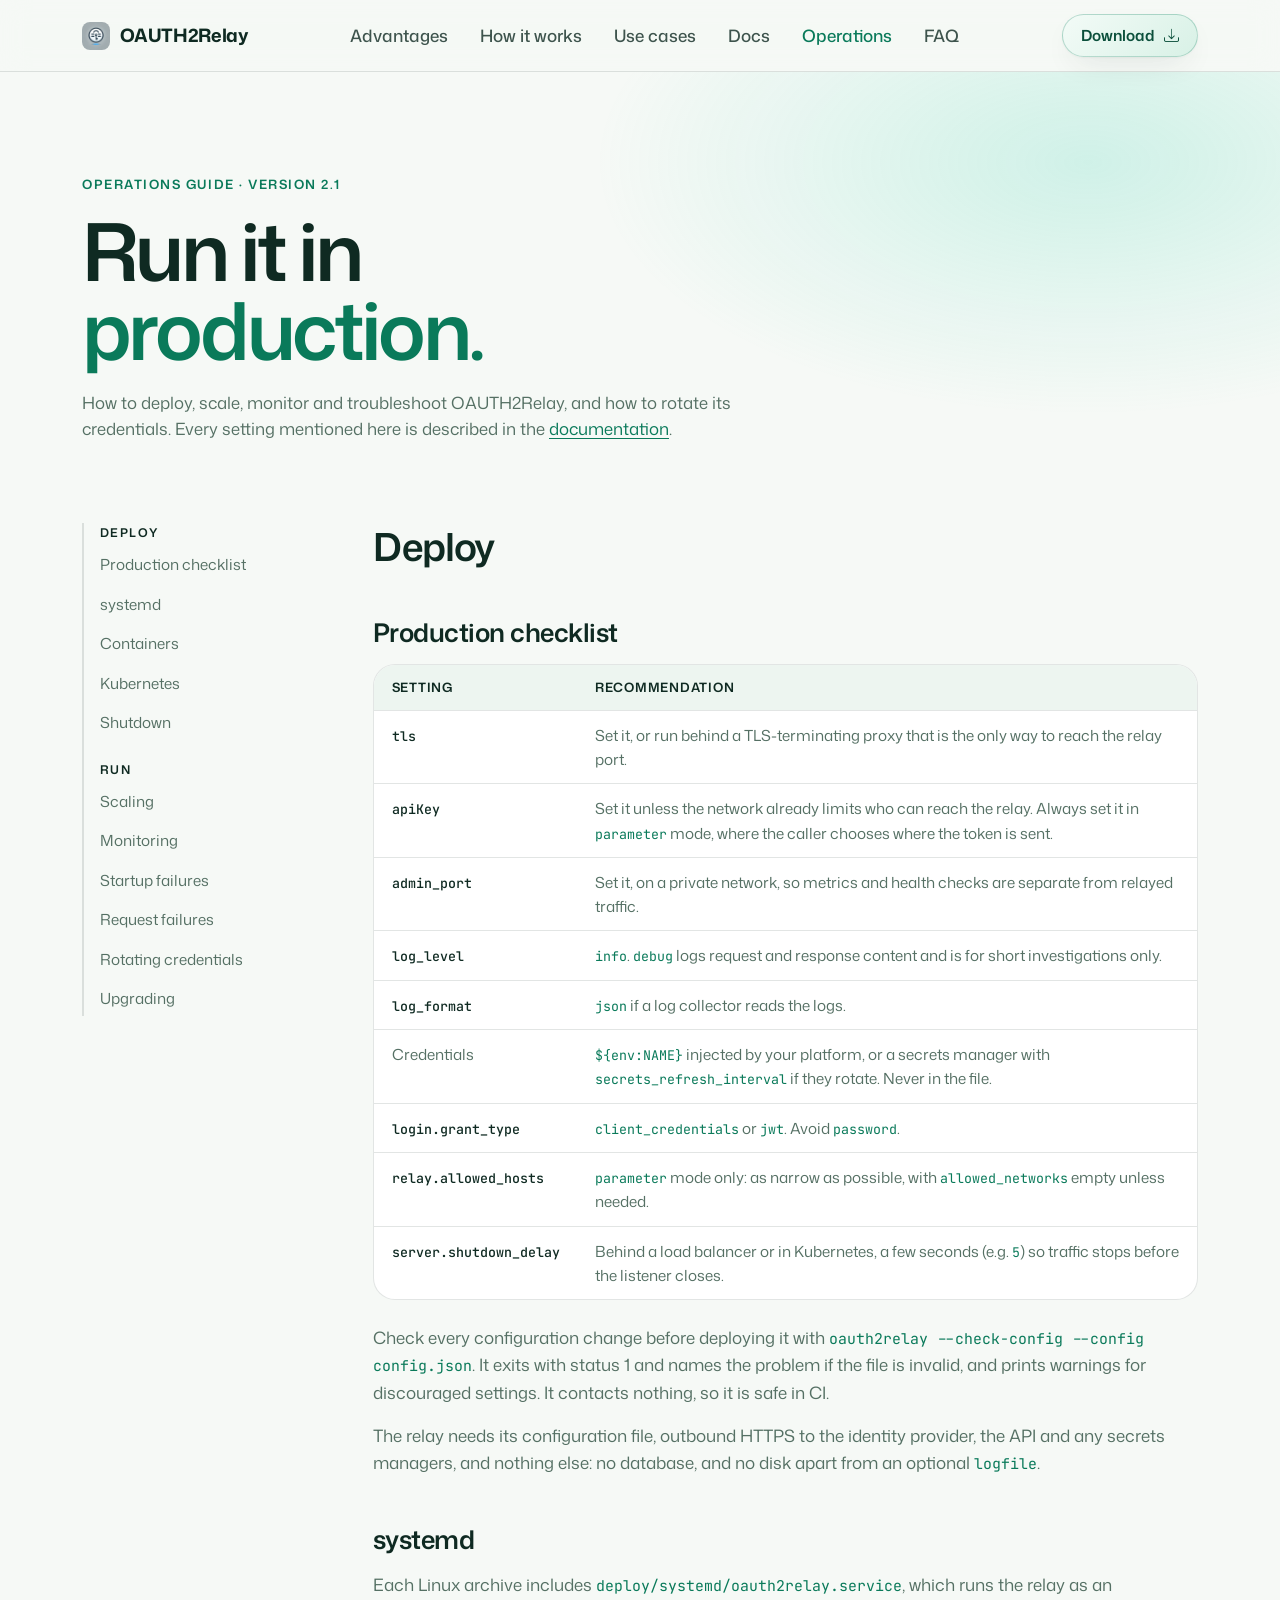
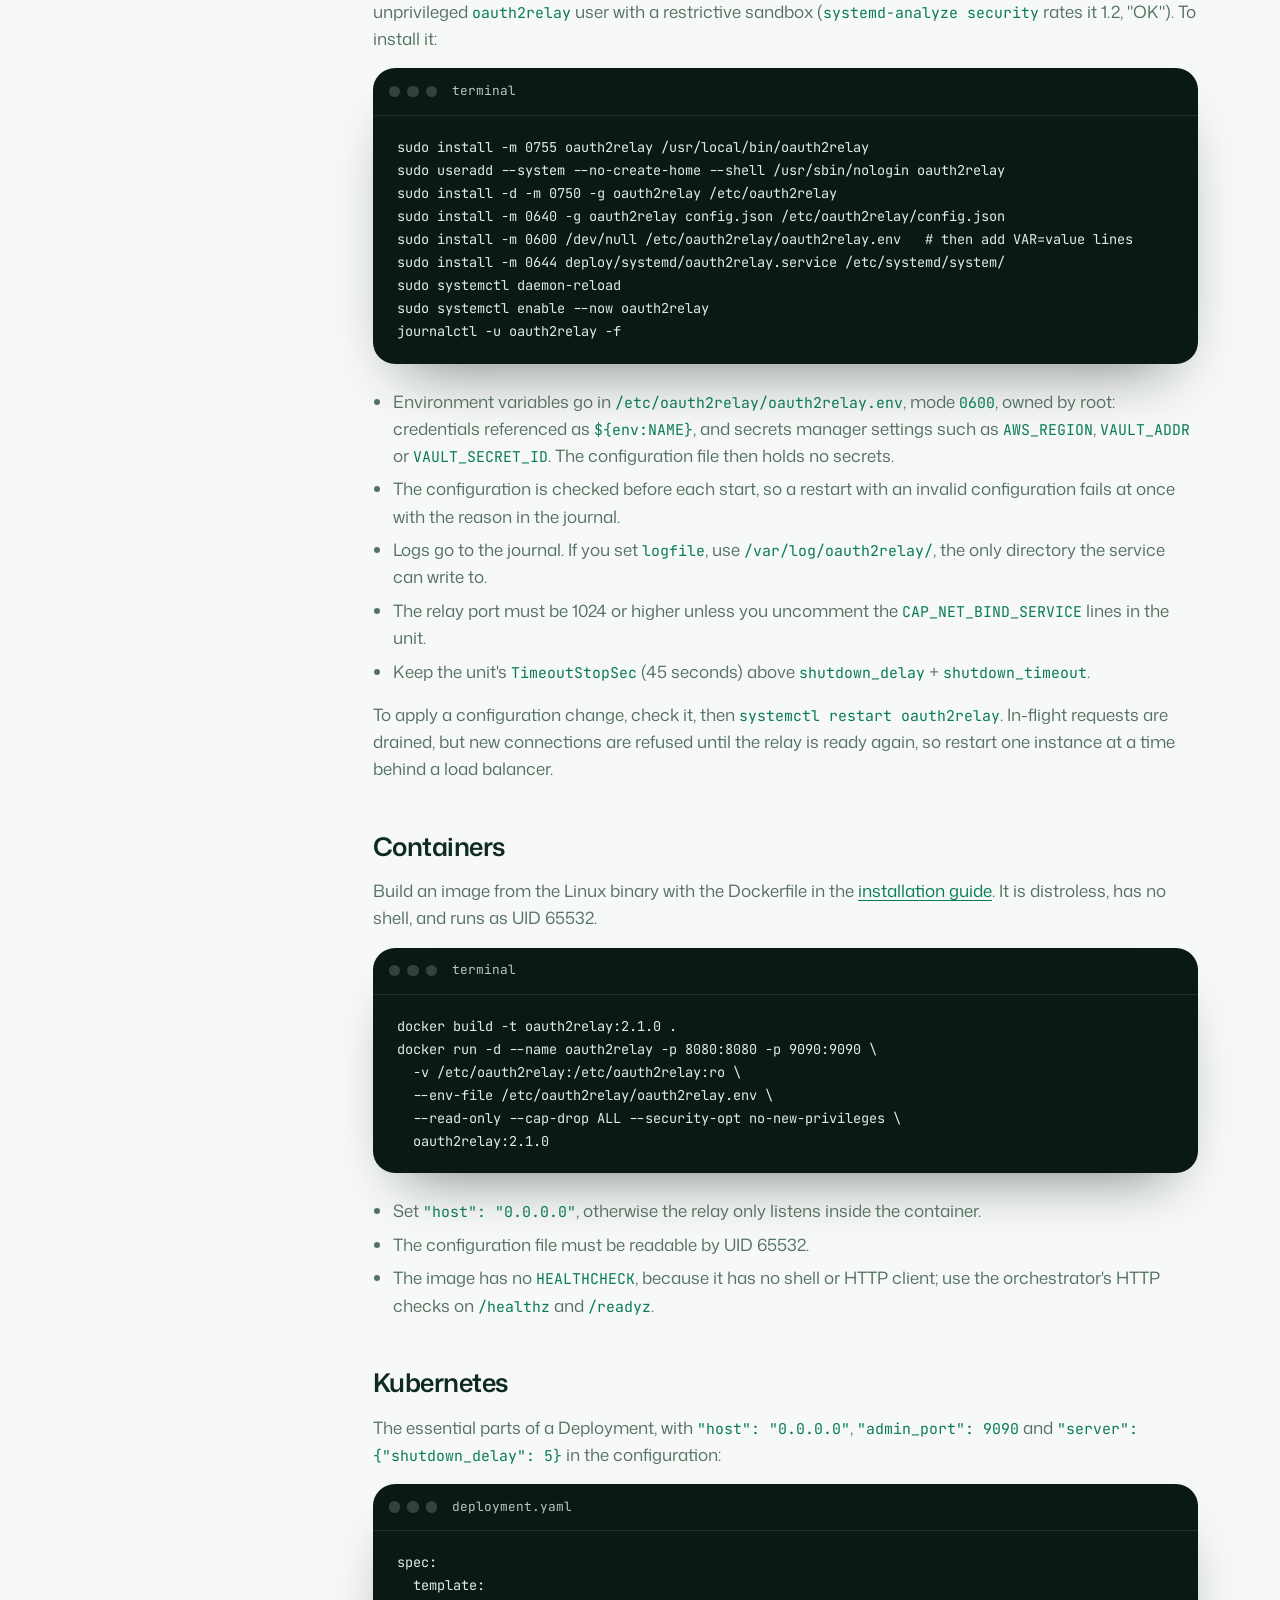
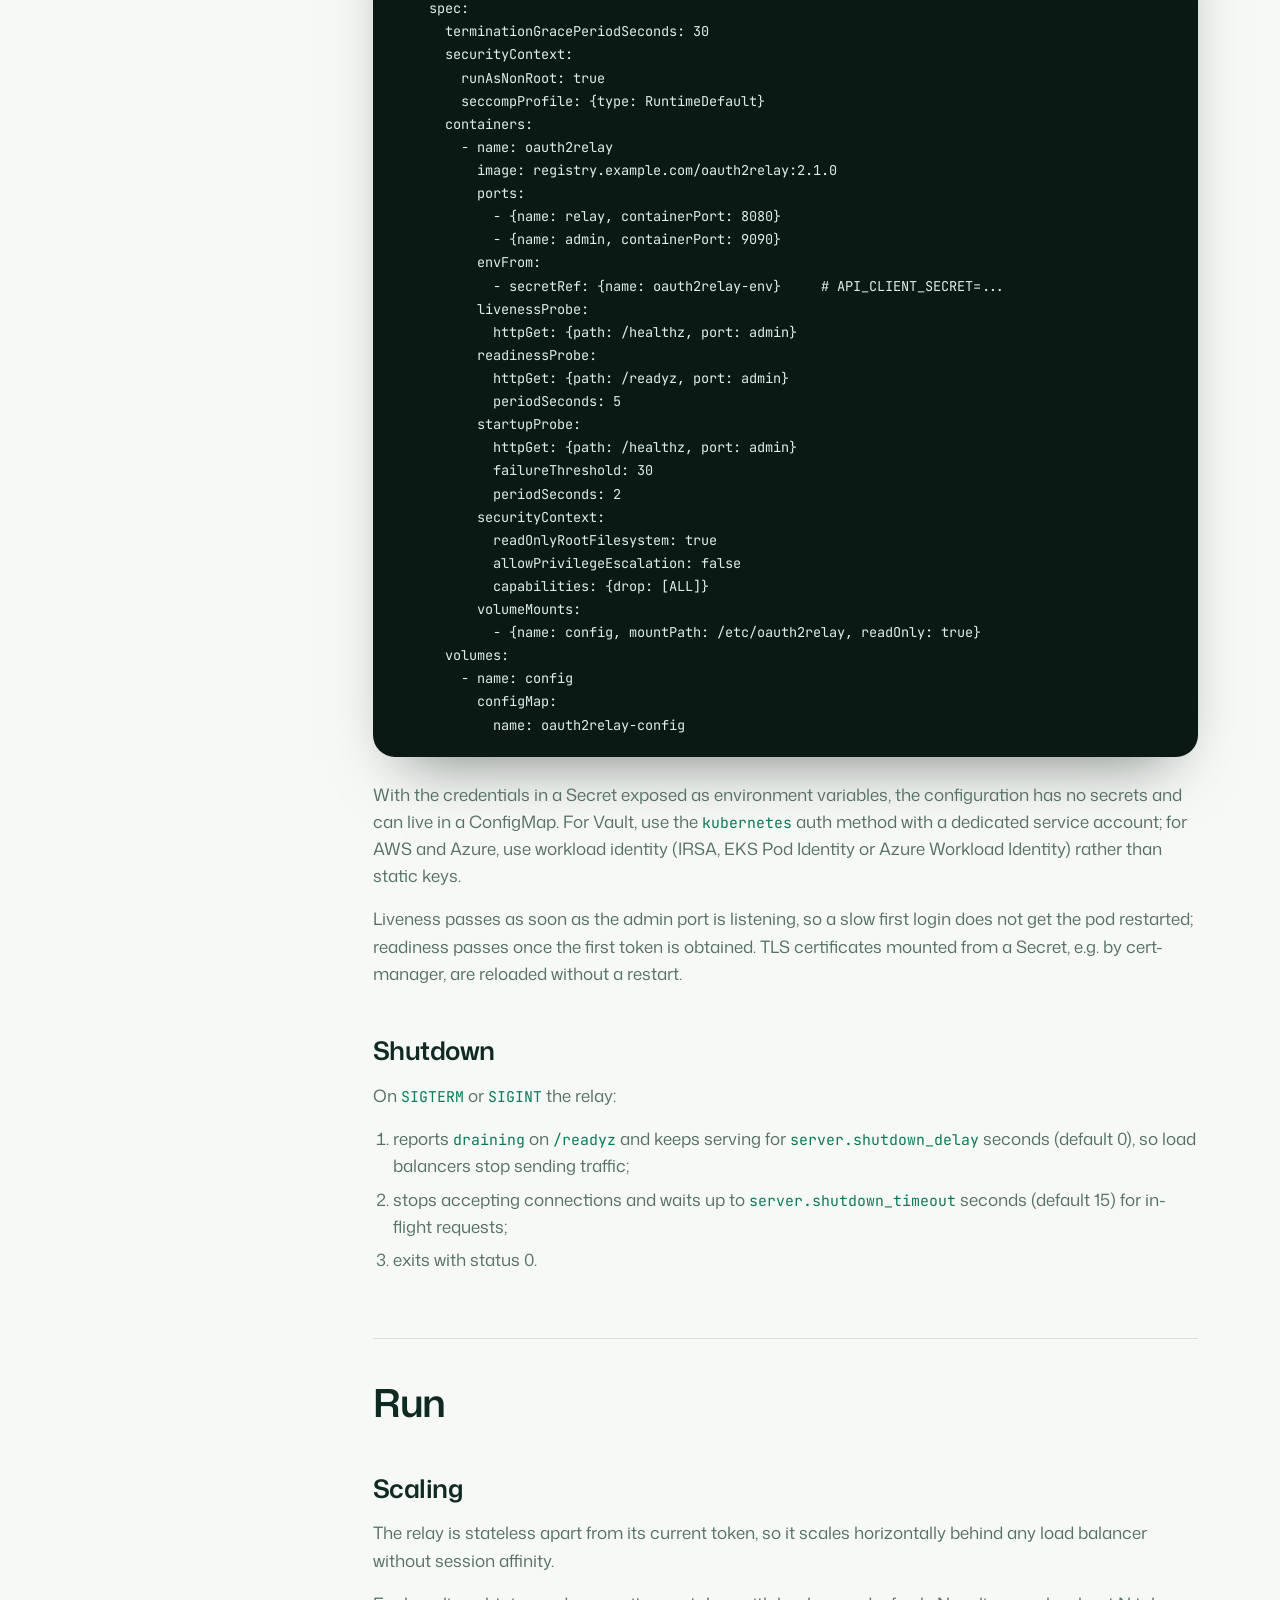
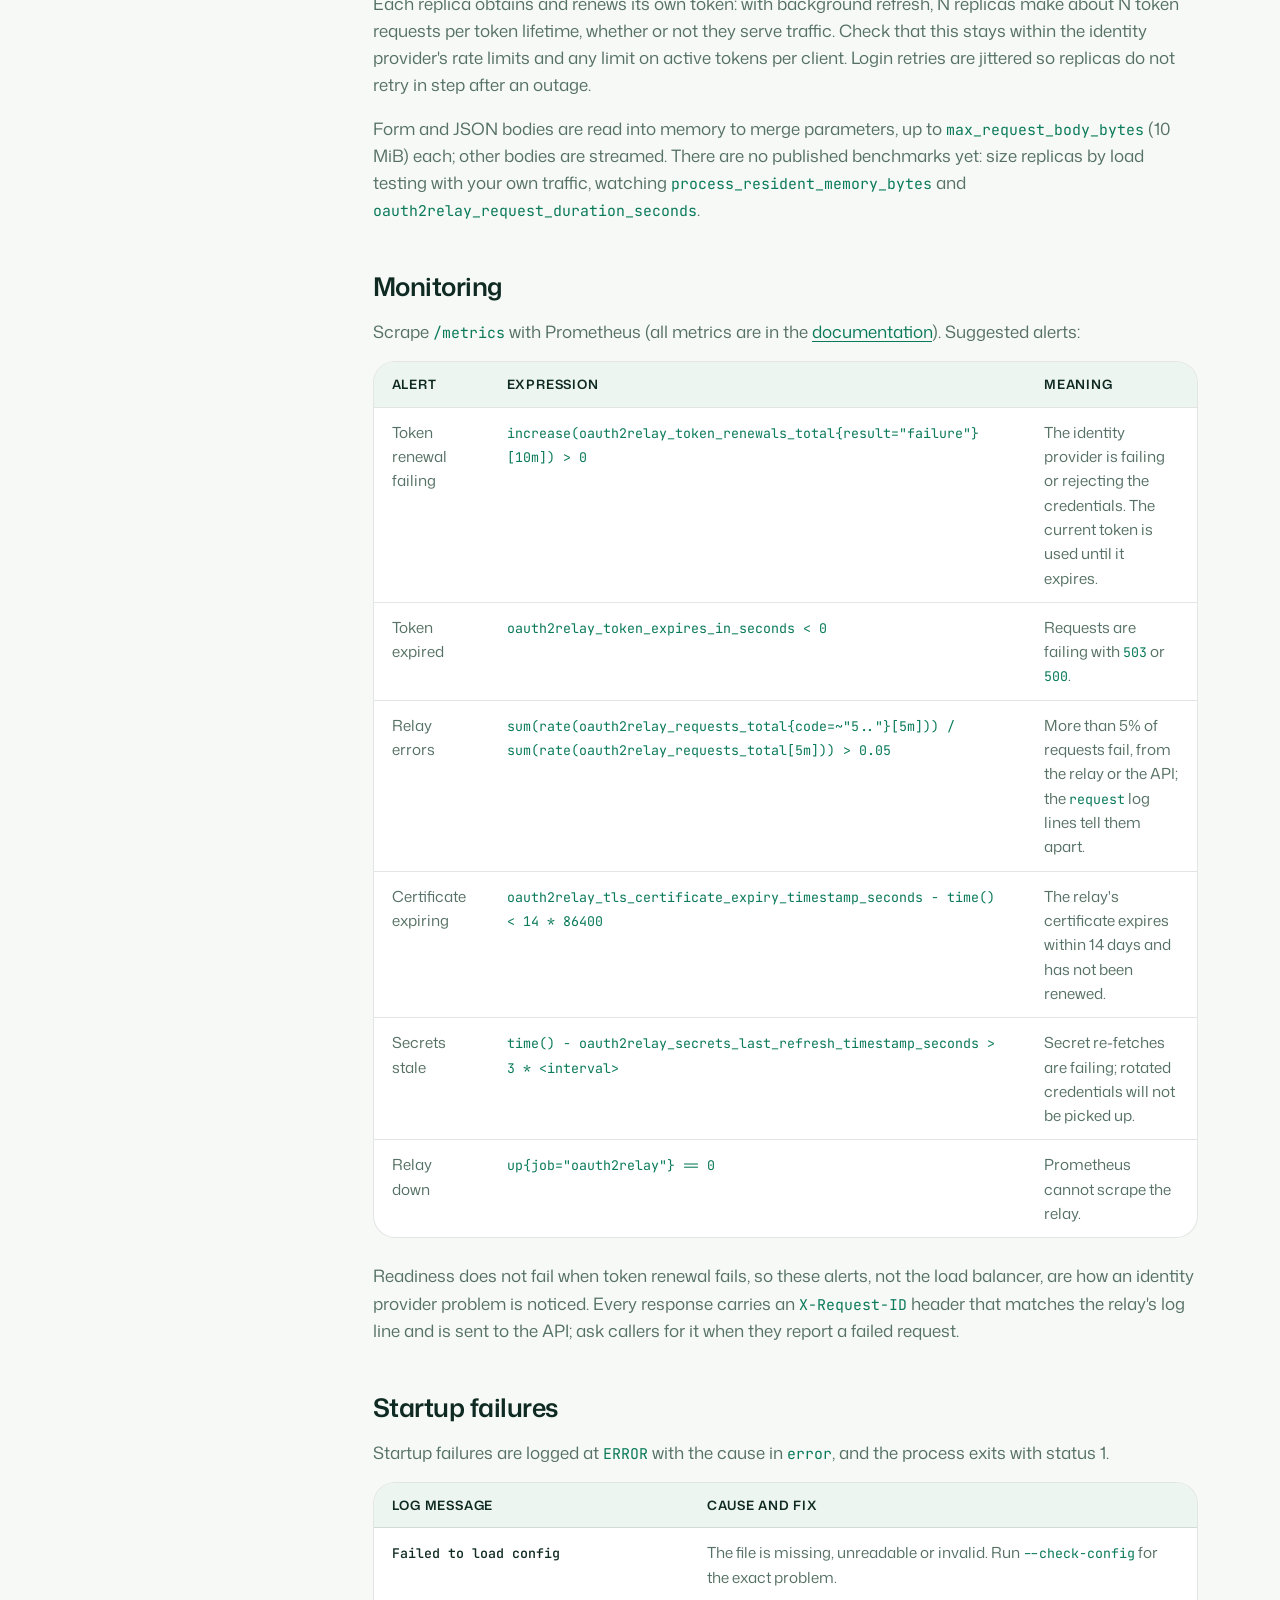
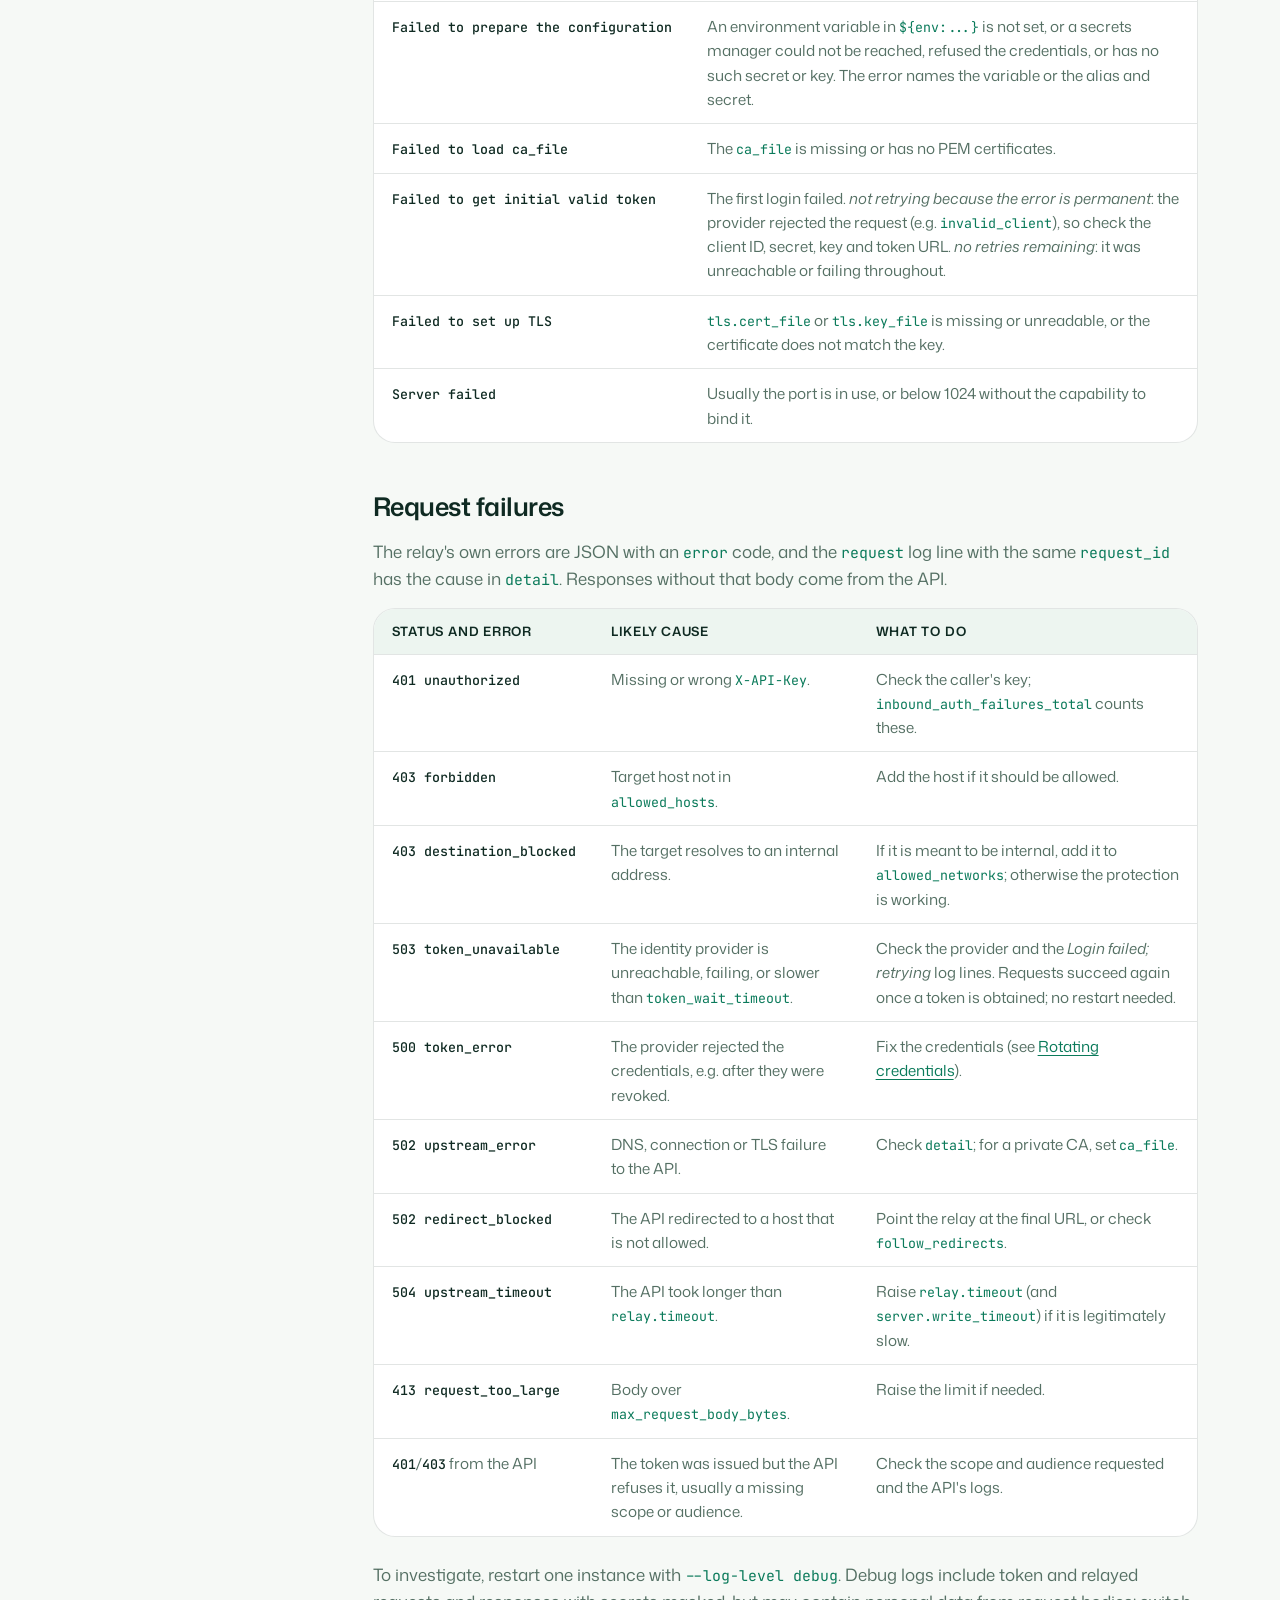
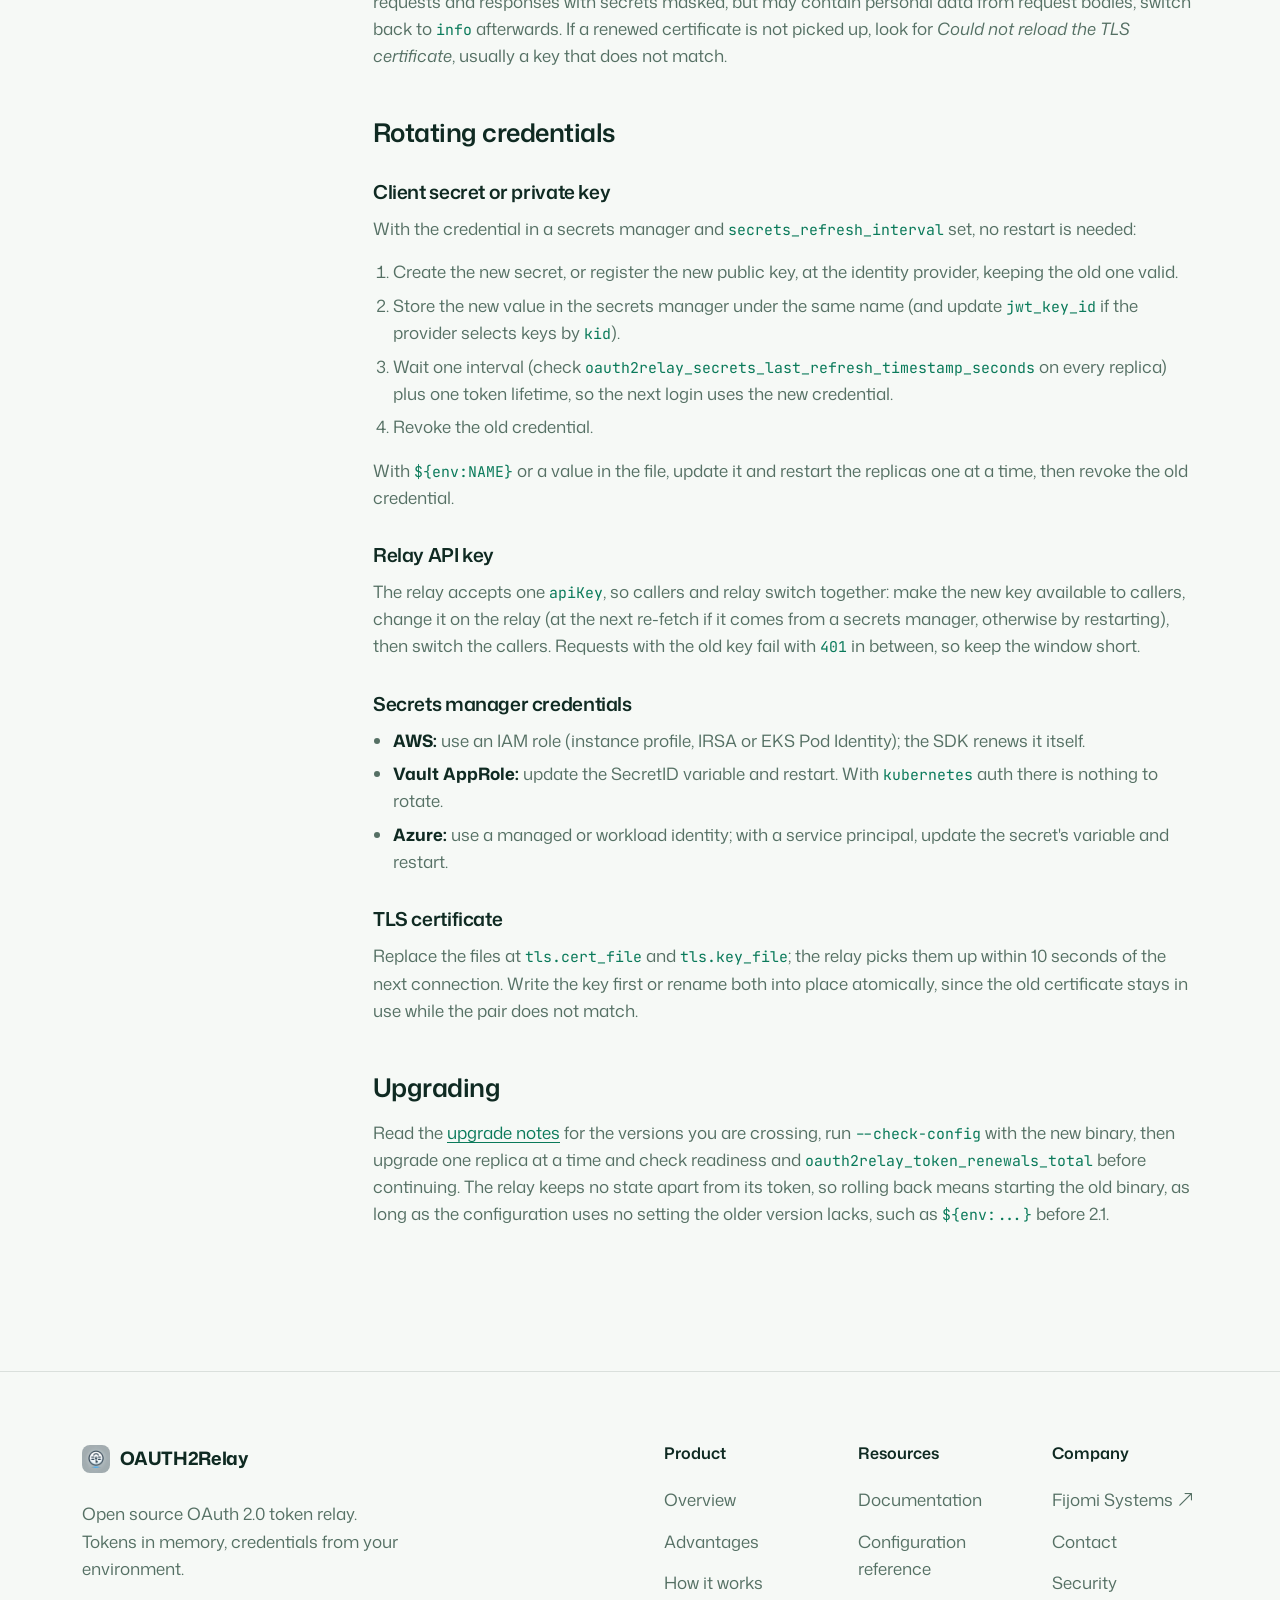
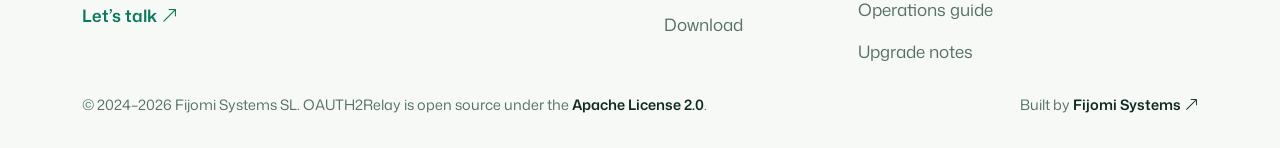
<file: web/operations.html>
<!DOCTYPE html>
<html lang="en">
<head>
  <meta charset="UTF-8">
  <!-- Google Tag Manager -->
  <script>(function(w,d,s,l,i){w[l]=w[l]||[];w[l].push({'gtm.start':
  new Date().getTime(),event:'gtm.js'});var f=d.getElementsByTagName(s)[0],
  j=d.createElement(s),dl=l!='dataLayer'?'&l='+l:'';j.async=true;j.src=
  'https://www.googletagmanager.com/gtm.js?id='+i+dl;f.parentNode.insertBefore(j,f);
  })(window,document,'script','dataLayer','GTM-TBHH2VX7');</script>
  <!-- End Google Tag Manager -->
  <link rel="icon" type="image/png" href="favicon.png">
  <meta name="viewport" content="width=device-width, initial-scale=1">
  <title>Operations guide – OAUTH2Relay</title>
  <meta name="description" content="Run OAUTH2Relay in production: checklist, systemd, containers and Kubernetes, scaling, monitoring and alerts, troubleshooting, and credential rotation.">
  <link rel="canonical" href="https://oauth2relay.com/operations.html">
  <meta name="robots" content="index, follow">
  <meta name="theme-color" content="#0a7a5a">
  <link rel="apple-touch-icon" href="favicon.png">
  <meta property="og:type" content="website">
  <meta property="og:site_name" content="OAUTH2Relay">
  <meta property="og:url" content="https://oauth2relay.com/operations.html">
  <meta property="og:title" content="OAUTH2Relay operations guide">
  <meta property="og:description" content="Deploy, monitor and troubleshoot OAUTH2Relay in production.">
  <meta property="og:image" content="https://oauth2relay.com/og-image.jpg">
  <meta name="twitter:card" content="summary_large_image">
  <link rel="preconnect" href="https://fonts.googleapis.com">
  <link rel="preconnect" href="https://fonts.gstatic.com" crossorigin>
  <link href="https://fonts.googleapis.com/css2?family=JetBrains+Mono:wght@400;500&family=Mona+Sans:wght@400..700&display=swap" rel="stylesheet">
  <link href="https://cdn.jsdelivr.net/npm/bootstrap@5.3.0/dist/css/bootstrap.min.css" rel="stylesheet">
  <link rel="stylesheet" href="https://cdn.jsdelivr.net/npm/bootstrap-icons@1.11.3/font/bootstrap-icons.css">
  <link rel="stylesheet" href="styles.css">
</head>
<body>
  <noscript><iframe src="https://www.googletagmanager.com/ns.html?id=GTM-TBHH2VX7"
  height="0" width="0" style="display:none;visibility:hidden"></iframe></noscript>

  <header class="site-header">
    <div class="container d-flex align-items-center justify-content-between">
      <a class="brand" href="index.html">
        <img src="favicon.png" alt="" width="28" height="28">
        <span>OAUTH2Relay</span>
      </a>
      <nav class="site-nav d-none d-lg-flex" aria-label="Main">
        <a href="index.html#advantages">Advantages</a>
        <a href="index.html#how-it-works">How it works</a>
        <a href="index.html#use-cases">Use cases</a>
        <a href="docs.html">Docs</a>
        <a href="operations.html" aria-current="page">Operations</a>
        <a href="index.html#faq">FAQ</a>
      </nav>
      <a class="btn-pill btn-pill-primary btn-pill-sm" href="index.html#download">Download <i class="bi bi-download"></i></a>
    </div>
  </header>

  <main id="top">

  <section class="page-hero">
    <div class="container">
      <p class="eyebrow">Operations guide · version 2.1</p>
      <h1 class="display-title">Run it in<br><em>production.</em></h1>
      <p class="lead-muted">How to deploy, scale, monitor and troubleshoot OAUTH2Relay, and how to rotate its credentials. Every setting mentioned here is described in the <a href="docs.html">documentation</a>.</p>
    </div>
  </section>

  <section class="section pt-0">
    <div class="container">
      <div class="row g-4 g-lg-5">
        <div class="col-lg-3 d-none d-lg-block">
          <nav class="guide-toc" aria-label="Operations guide">
            <span class="toc-group">Deploy</span>
            <a href="#checklist">Production checklist</a>
            <a href="#systemd">systemd</a>
            <a href="#containers">Containers</a>
            <a href="#kubernetes">Kubernetes</a>
            <a href="#shutdown">Shutdown</a>
            <span class="toc-group">Run</span>
            <a href="#scaling">Scaling</a>
            <a href="#monitoring">Monitoring</a>
            <a href="#startup-failures">Startup failures</a>
            <a href="#request-failures">Request failures</a>
            <a href="#rotation">Rotating credentials</a>
            <a href="#upgrading">Upgrading</a>
          </nav>
        </div>

        <div class="col-lg-9 guide">

          <h2 id="deploy">Deploy</h2>

          <h3 id="checklist">Production checklist</h3>
          <div class="ref-table-wrap">
            <table class="ref-table">
              <thead><tr><th>Setting</th><th>Recommendation</th></tr></thead>
              <tbody>
                <tr><td><code>tls</code></td><td>Set it, or run behind a TLS-terminating proxy that is the only way to reach the relay port.</td></tr>
                <tr><td><code>apiKey</code></td><td>Set it unless the network already limits who can reach the relay. Always set it in <code>parameter</code> mode, where the caller chooses where the token is sent.</td></tr>
                <tr><td><code>admin_port</code></td><td>Set it, on a private network, so metrics and health checks are separate from relayed traffic.</td></tr>
                <tr><td><code>log_level</code></td><td><code>info</code>. <code>debug</code> logs request and response content and is for short investigations only.</td></tr>
                <tr><td><code>log_format</code></td><td><code>json</code> if a log collector reads the logs.</td></tr>
                <tr><td>Credentials</td><td><code>${env:NAME}</code> injected by your platform, or a secrets manager with <code>secrets_refresh_interval</code> if they rotate. Never in the file.</td></tr>
                <tr><td><code>login.grant_type</code></td><td><code>client_credentials</code> or <code>jwt</code>. Avoid <code>password</code>.</td></tr>
                <tr><td><code>relay.allowed_hosts</code></td><td><code>parameter</code> mode only: as narrow as possible, with <code>allowed_networks</code> empty unless needed.</td></tr>
                <tr><td><code>server.shutdown_delay</code></td><td>Behind a load balancer or in Kubernetes, a few seconds (e.g. <code>5</code>) so traffic stops before the listener closes.</td></tr>
              </tbody>
            </table>
          </div>
          <p>Check every configuration change before deploying it with <code>oauth2relay --check-config --config config.json</code>. It exits with status 1 and names the problem if the file is invalid, and prints warnings for discouraged settings. It contacts nothing, so it is safe in CI.</p>
          <p>The relay needs its configuration file, outbound HTTPS to the identity provider, the API and any secrets managers, and nothing else: no database, and no disk apart from an optional <code>logfile</code>.</p>

          <h3 id="systemd">systemd</h3>
          <p>Each Linux archive includes <code>deploy/systemd/oauth2relay.service</code>, which runs the relay as an unprivileged <code>oauth2relay</code> user with a restrictive sandbox (<code>systemd-analyze security</code> rates it 1.2, "OK"). To install it:</p>
          <div class="code-window">
            <div class="code-window-bar"><i></i><i></i><i></i><span>terminal</span></div>
            <pre><code>sudo install -m 0755 oauth2relay /usr/local/bin/oauth2relay
sudo useradd --system --no-create-home --shell /usr/sbin/nologin oauth2relay
sudo install -d -m 0750 -g oauth2relay /etc/oauth2relay
sudo install -m 0640 -g oauth2relay config.json /etc/oauth2relay/config.json
sudo install -m 0600 /dev/null /etc/oauth2relay/oauth2relay.env   # then add VAR=value lines
sudo install -m 0644 deploy/systemd/oauth2relay.service /etc/systemd/system/
sudo systemctl daemon-reload
sudo systemctl enable --now oauth2relay
journalctl -u oauth2relay -f</code></pre>
          </div>
          <ul>
            <li>Environment variables go in <code>/etc/oauth2relay/oauth2relay.env</code>, mode <code>0600</code>, owned by root: credentials referenced as <code>${env:NAME}</code>, and secrets manager settings such as <code>AWS_REGION</code>, <code>VAULT_ADDR</code> or <code>VAULT_SECRET_ID</code>. The configuration file then holds no secrets.</li>
            <li>The configuration is checked before each start, so a restart with an invalid configuration fails at once with the reason in the journal.</li>
            <li>Logs go to the journal. If you set <code>logfile</code>, use <code>/var/log/oauth2relay/</code>, the only directory the service can write to.</li>
            <li>The relay port must be 1024 or higher unless you uncomment the <code>CAP_NET_BIND_SERVICE</code> lines in the unit.</li>
            <li>Keep the unit's <code>TimeoutStopSec</code> (45 seconds) above <code>shutdown_delay</code> + <code>shutdown_timeout</code>.</li>
          </ul>
          <p>To apply a configuration change, check it, then <code>systemctl restart oauth2relay</code>. In-flight requests are drained, but new connections are refused until the relay is ready again, so restart one instance at a time behind a load balancer.</p>

          <h3 id="containers">Containers</h3>
          <p>Build an image from the Linux binary with the Dockerfile in the <a href="docs.html#install">installation guide</a>. It is distroless, has no shell, and runs as UID 65532.</p>
          <div class="code-window">
            <div class="code-window-bar"><i></i><i></i><i></i><span>terminal</span></div>
            <pre><code>docker build -t oauth2relay:2.1.0 .
docker run -d --name oauth2relay -p 8080:8080 -p 9090:9090 \
  -v /etc/oauth2relay:/etc/oauth2relay:ro \
  --env-file /etc/oauth2relay/oauth2relay.env \
  --read-only --cap-drop ALL --security-opt no-new-privileges \
  oauth2relay:2.1.0</code></pre>
          </div>
          <ul>
            <li>Set <code>"host": "0.0.0.0"</code>, otherwise the relay only listens inside the container.</li>
            <li>The configuration file must be readable by UID 65532.</li>
            <li>The image has no <code>HEALTHCHECK</code>, because it has no shell or HTTP client; use the orchestrator's HTTP checks on <code>/healthz</code> and <code>/readyz</code>.</li>
          </ul>

          <h3 id="kubernetes">Kubernetes</h3>
          <p>The essential parts of a Deployment, with <code>"host": "0.0.0.0"</code>, <code>"admin_port": 9090</code> and <code>"server": {"shutdown_delay": 5}</code> in the configuration:</p>
          <div class="code-window">
            <div class="code-window-bar"><i></i><i></i><i></i><span>deployment.yaml</span></div>
            <pre><code>spec:
  template:
    spec:
      terminationGracePeriodSeconds: 30
      securityContext:
        runAsNonRoot: true
        seccompProfile: {type: RuntimeDefault}
      containers:
        - name: oauth2relay
          image: registry.example.com/oauth2relay:2.1.0
          ports:
            - {name: relay, containerPort: 8080}
            - {name: admin, containerPort: 9090}
          envFrom:
            - secretRef: {name: oauth2relay-env}     # API_CLIENT_SECRET=...
          livenessProbe:
            httpGet: {path: /healthz, port: admin}
          readinessProbe:
            httpGet: {path: /readyz, port: admin}
            periodSeconds: 5
          startupProbe:
            httpGet: {path: /healthz, port: admin}
            failureThreshold: 30
            periodSeconds: 2
          securityContext:
            readOnlyRootFilesystem: true
            allowPrivilegeEscalation: false
            capabilities: {drop: [ALL]}
          volumeMounts:
            - {name: config, mountPath: /etc/oauth2relay, readOnly: true}
      volumes:
        - name: config
          configMap:
            name: oauth2relay-config</code></pre>
          </div>
          <p>With the credentials in a Secret exposed as environment variables, the configuration has no secrets and can live in a ConfigMap. For Vault, use the <code>kubernetes</code> auth method with a dedicated service account; for AWS and Azure, use workload identity (IRSA, EKS Pod Identity or Azure Workload Identity) rather than static keys.</p>
          <p>Liveness passes as soon as the admin port is listening, so a slow first login does not get the pod restarted; readiness passes once the first token is obtained. TLS certificates mounted from a Secret, e.g. by cert-manager, are reloaded without a restart.</p>

          <h3 id="shutdown">Shutdown</h3>
          <p>On <code>SIGTERM</code> or <code>SIGINT</code> the relay:</p>
          <ol>
            <li>reports <code>draining</code> on <code>/readyz</code> and keeps serving for <code>server.shutdown_delay</code> seconds (default 0), so load balancers stop sending traffic;</li>
            <li>stops accepting connections and waits up to <code>server.shutdown_timeout</code> seconds (default 15) for in-flight requests;</li>
            <li>exits with status 0.</li>
          </ol>

          <h2 id="run">Run</h2>

          <h3 id="scaling">Scaling</h3>
          <p>The relay is stateless apart from its current token, so it scales horizontally behind any load balancer without session affinity.</p>
          <p>Each replica obtains and renews its own token: with background refresh, N replicas make about N token requests per token lifetime, whether or not they serve traffic. Check that this stays within the identity provider's rate limits and any limit on active tokens per client. Login retries are jittered so replicas do not retry in step after an outage.</p>
          <p>Form and JSON bodies are read into memory to merge parameters, up to <code>max_request_body_bytes</code> (10 MiB) each; other bodies are streamed. There are no published benchmarks yet: size replicas by load testing with your own traffic, watching <code>process_resident_memory_bytes</code> and <code>oauth2relay_request_duration_seconds</code>.</p>

          <h3 id="monitoring">Monitoring</h3>
          <p>Scrape <code>/metrics</code> with Prometheus (all metrics are in the <a href="docs.html#health">documentation</a>). Suggested alerts:</p>
          <div class="ref-table-wrap">
            <table class="ref-table">
              <thead><tr><th>Alert</th><th>Expression</th><th>Meaning</th></tr></thead>
              <tbody>
                <tr><td>Token renewal failing</td><td><code>increase(oauth2relay_token_renewals_total{result="failure"}[10m]) &gt; 0</code></td><td>The identity provider is failing or rejecting the credentials. The current token is used until it expires.</td></tr>
                <tr><td>Token expired</td><td><code>oauth2relay_token_expires_in_seconds &lt; 0</code></td><td>Requests are failing with <code>503</code> or <code>500</code>.</td></tr>
                <tr><td>Relay errors</td><td><code>sum(rate(oauth2relay_requests_total{code=~"5.."}[5m])) / sum(rate(oauth2relay_requests_total[5m])) &gt; 0.05</code></td><td>More than 5% of requests fail, from the relay or the API; the <code>request</code> log lines tell them apart.</td></tr>
                <tr><td>Certificate expiring</td><td><code>oauth2relay_tls_certificate_expiry_timestamp_seconds - time() &lt; 14 * 86400</code></td><td>The relay's certificate expires within 14 days and has not been renewed.</td></tr>
                <tr><td>Secrets stale</td><td><code>time() - oauth2relay_secrets_last_refresh_timestamp_seconds &gt; 3 * &lt;interval&gt;</code></td><td>Secret re-fetches are failing; rotated credentials will not be picked up.</td></tr>
                <tr><td>Relay down</td><td><code>up{job="oauth2relay"} == 0</code></td><td>Prometheus cannot scrape the relay.</td></tr>
              </tbody>
            </table>
          </div>
          <p>Readiness does not fail when token renewal fails, so these alerts, not the load balancer, are how an identity provider problem is noticed. Every response carries an <code>X-Request-ID</code> header that matches the relay's log line and is sent to the API; ask callers for it when they report a failed request.</p>

          <h3 id="startup-failures">Startup failures</h3>
          <p>Startup failures are logged at <code>ERROR</code> with the cause in <code>error</code>, and the process exits with status 1.</p>
          <div class="ref-table-wrap">
            <table class="ref-table">
              <thead><tr><th>Log message</th><th>Cause and fix</th></tr></thead>
              <tbody>
                <tr><td><code>Failed to load config</code></td><td>The file is missing, unreadable or invalid. Run <code>--check-config</code> for the exact problem.</td></tr>
                <tr><td><code>Failed to prepare the configuration</code></td><td>An environment variable in <code>${env:...}</code> is not set, or a secrets manager could not be reached, refused the credentials, or has no such secret or key. The error names the variable or the alias and secret.</td></tr>
                <tr><td><code>Failed to load ca_file</code></td><td>The <code>ca_file</code> is missing or has no PEM certificates.</td></tr>
                <tr><td><code>Failed to get initial valid token</code></td><td>The first login failed. <em>not retrying because the error is permanent</em>: the provider rejected the request (e.g. <code>invalid_client</code>), so check the client ID, secret, key and token URL. <em>no retries remaining</em>: it was unreachable or failing throughout.</td></tr>
                <tr><td><code>Failed to set up TLS</code></td><td><code>tls.cert_file</code> or <code>tls.key_file</code> is missing or unreadable, or the certificate does not match the key.</td></tr>
                <tr><td><code>Server failed</code></td><td>Usually the port is in use, or below 1024 without the capability to bind it.</td></tr>
              </tbody>
            </table>
          </div>

          <h3 id="request-failures">Request failures</h3>
          <p>The relay's own errors are JSON with an <code>error</code> code, and the <code>request</code> log line with the same <code>request_id</code> has the cause in <code>detail</code>. Responses without that body come from the API.</p>
          <div class="ref-table-wrap">
            <table class="ref-table">
              <thead><tr><th>Status and error</th><th>Likely cause</th><th>What to do</th></tr></thead>
              <tbody>
                <tr><td><code>401 unauthorized</code></td><td>Missing or wrong <code>X-API-Key</code>.</td><td>Check the caller's key; <code>inbound_auth_failures_total</code> counts these.</td></tr>
                <tr><td><code>403 forbidden</code></td><td>Target host not in <code>allowed_hosts</code>.</td><td>Add the host if it should be allowed.</td></tr>
                <tr><td><code>403 destination_blocked</code></td><td>The target resolves to an internal address.</td><td>If it is meant to be internal, add it to <code>allowed_networks</code>; otherwise the protection is working.</td></tr>
                <tr><td><code>503 token_unavailable</code></td><td>The identity provider is unreachable, failing, or slower than <code>token_wait_timeout</code>.</td><td>Check the provider and the <em>Login failed; retrying</em> log lines. Requests succeed again once a token is obtained; no restart needed.</td></tr>
                <tr><td><code>500 token_error</code></td><td>The provider rejected the credentials, e.g. after they were revoked.</td><td>Fix the credentials (see <a href="#rotation">Rotating credentials</a>).</td></tr>
                <tr><td><code>502 upstream_error</code></td><td>DNS, connection or TLS failure to the API.</td><td>Check <code>detail</code>; for a private CA, set <code>ca_file</code>.</td></tr>
                <tr><td><code>502 redirect_blocked</code></td><td>The API redirected to a host that is not allowed.</td><td>Point the relay at the final URL, or check <code>follow_redirects</code>.</td></tr>
                <tr><td><code>504 upstream_timeout</code></td><td>The API took longer than <code>relay.timeout</code>.</td><td>Raise <code>relay.timeout</code> (and <code>server.write_timeout</code>) if it is legitimately slow.</td></tr>
                <tr><td><code>413 request_too_large</code></td><td>Body over <code>max_request_body_bytes</code>.</td><td>Raise the limit if needed.</td></tr>
                <tr><td><code>401</code>/<code>403</code> from the API</td><td>The token was issued but the API refuses it, usually a missing scope or audience.</td><td>Check the scope and audience requested and the API's logs.</td></tr>
              </tbody>
            </table>
          </div>
          <p>To investigate, restart one instance with <code>--log-level debug</code>. Debug logs include token and relayed requests and responses with secrets masked, but may contain personal data from request bodies; switch back to <code>info</code> afterwards. If a renewed certificate is not picked up, look for <em>Could not reload the TLS certificate</em>, usually a key that does not match.</p>

          <h3 id="rotation">Rotating credentials</h3>
          <h4>Client secret or private key</h4>
          <p>With the credential in a secrets manager and <code>secrets_refresh_interval</code> set, no restart is needed:</p>
          <ol>
            <li>Create the new secret, or register the new public key, at the identity provider, keeping the old one valid.</li>
            <li>Store the new value in the secrets manager under the same name (and update <code>jwt_key_id</code> if the provider selects keys by <code>kid</code>).</li>
            <li>Wait one interval (check <code>oauth2relay_secrets_last_refresh_timestamp_seconds</code> on every replica) plus one token lifetime, so the next login uses the new credential.</li>
            <li>Revoke the old credential.</li>
          </ol>
          <p>With <code>${env:NAME}</code> or a value in the file, update it and restart the replicas one at a time, then revoke the old credential.</p>
          <h4>Relay API key</h4>
          <p>The relay accepts one <code>apiKey</code>, so callers and relay switch together: make the new key available to callers, change it on the relay (at the next re-fetch if it comes from a secrets manager, otherwise by restarting), then switch the callers. Requests with the old key fail with <code>401</code> in between, so keep the window short.</p>
          <h4>Secrets manager credentials</h4>
          <ul>
            <li><strong>AWS:</strong> use an IAM role (instance profile, IRSA or EKS Pod Identity); the SDK renews it itself.</li>
            <li><strong>Vault AppRole:</strong> update the SecretID variable and restart. With <code>kubernetes</code> auth there is nothing to rotate.</li>
            <li><strong>Azure:</strong> use a managed or workload identity; with a service principal, update the secret's variable and restart.</li>
          </ul>
          <h4>TLS certificate</h4>
          <p>Replace the files at <code>tls.cert_file</code> and <code>tls.key_file</code>; the relay picks them up within 10 seconds of the next connection. Write the key first or rename both into place atomically, since the old certificate stays in use while the pair does not match.</p>

          <h3 id="upgrading">Upgrading</h3>
          <p>Read the <a href="docs.html#upgrading">upgrade notes</a> for the versions you are crossing, run <code>--check-config</code> with the new binary, then upgrade one replica at a time and check readiness and <code>oauth2relay_token_renewals_total</code> before continuing. The relay keeps no state apart from its token, so rolling back means starting the old binary, as long as the configuration uses no setting the older version lacks, such as <code>${env:...}</code> before 2.1.</p>

        </div>
      </div>
    </div>
  </section>

  </main>

  <footer class="site-footer">
    <div class="container">
      <div class="row g-4 g-lg-5 footer-main">
        <div class="col-lg-4">
          <a class="brand" href="index.html">
            <img src="favicon.png" alt="" width="28" height="28">
            <span>OAUTH2Relay</span>
          </a>
          <p class="footer-tagline">Open source OAuth 2.0 token relay.<br>Tokens in memory, credentials from your environment.</p>
          <a class="footer-link-accent" href="index.html#contact-us">Let’s talk <i class="bi bi-arrow-up-right"></i></a>
        </div>
        <nav class="col-6 col-md-4 col-lg-2 offset-lg-2" aria-label="Footer product">
          <h2>Product</h2>
          <a href="index.html#what-is">Overview</a>
          <a href="index.html#advantages">Advantages</a>
          <a href="index.html#how-it-works">How it works</a>
          <a href="index.html#download">Download</a>
        </nav>
        <nav class="col-6 col-md-4 col-lg-2" aria-label="Footer resources">
          <h2>Resources</h2>
          <a href="docs.html">Documentation</a>
          <a href="docs.html#reference">Configuration reference</a>
          <a href="operations.html">Operations guide</a>
          <a href="docs.html#upgrading">Upgrade notes</a>
        </nav>
        <nav class="col-6 col-md-4 col-lg-2" aria-label="Footer company">
          <h2>Company</h2>
          <a href="https://fijomi.com" target="_blank" rel="noopener">Fijomi Systems <i class="bi bi-arrow-up-right"></i></a>
          <a href="index.html#contact-us">Contact</a>
          <a href="docs.html#security">Security</a>
        </nav>
      </div>
      <div class="footer-bottom">
        <span>© 2024–2026 Fijomi Systems SL. OAUTH2Relay is open source under the <a href="https://www.apache.org/licenses/LICENSE-2.0" target="_blank" rel="noopener">Apache License 2.0</a>.</span>
        <span>Built by <a href="https://fijomi.com" target="_blank" rel="noopener">Fijomi Systems <i class="bi bi-arrow-up-right"></i></a></span>
      </div>
    </div>
  </footer>

  <script src="https://cdn.jsdelivr.net/npm/bootstrap@5.3.0/dist/js/bootstrap.bundle.min.js"></script>
</body>
</html>
</file>
<file: web/styles.css>
/* Design tokens: soft mint-tinted light theme, deep green ink, one green accent. */
:root {
  --bg: #f6f9f6;
  --bg-tint: #edf5f0;
  --surface: #ffffff;
  --ink: #0f2a22;
  --muted: #557064;
  --accent: #0a7a5a;
  --accent-soft: #d8f1e6;
  --accent-glow: rgba(53, 210, 174, .28);
  --line: rgba(16, 45, 37, .12);
  --shadow: 0 1px 2px rgba(15, 42, 34, .04), 0 12px 32px -12px rgba(15, 42, 34, .14);
  --radius: 22px;
  --font-sans: "Mona Sans", system-ui, -apple-system, "Segoe UI", sans-serif;
  --font-mono: "JetBrains Mono", ui-monospace, SFMono-Regular, Menlo, monospace;
  --header-h: 72px;

  /* Bootstrap hooks so its components pick up the theme */
  --bs-body-font-family: var(--font-sans);
  --bs-body-color: var(--ink);
  --bs-body-bg: var(--bg);
  --bs-primary: var(--accent);
  --bs-primary-rgb: 10, 122, 90;
  --bs-border-color: var(--line);
  --bs-link-color: var(--accent);
  --bs-link-color-rgb: 10, 122, 90;
  --bs-link-hover-color: #075c44;
  --bs-link-hover-color-rgb: 7, 92, 68;
  --bs-font-monospace: var(--font-mono);
}

html {
  scroll-behavior: smooth;
  scroll-padding-top: var(--header-h);
}

body {
  background: var(--bg);
  color: var(--ink);
  font-family: var(--font-sans);
  font-size: 1.0625rem;
  line-height: 1.6;
  -webkit-font-smoothing: antialiased;
}

h1, h2, h3, h4, h5 {
  color: var(--ink);
  font-weight: 600;
  letter-spacing: -.02em;
}

a {
  text-decoration-thickness: 1px;
  text-underline-offset: 3px;
}

code {
  color: var(--accent);
  font-family: var(--font-mono);
  font-size: .875em;
}

/* Headings: tight two-line display type, second line in the accent colour. */
.display-title,
.section-title,
.panel-title {
  font-weight: 600;
  letter-spacing: -.045em;
  line-height: 1;
  margin-bottom: 1.25rem;
}

.display-title {
  font-size: clamp(2.75rem, 6.2vw, 5.5rem);
}

.section-title {
  font-size: clamp(2.25rem, 4.6vw, 4rem);
}

.panel-title {
  font-size: clamp(2rem, 3.6vw, 3rem);
}

.display-title em,
.section-title em,
.panel-title em {
  color: var(--accent);
  font-style: normal;
}

.eyebrow {
  margin-bottom: 1rem;
  color: var(--accent);
  font-size: .8rem;
  font-weight: 600;
  letter-spacing: .12em;
  text-transform: uppercase;
}

.lead-muted {
  color: var(--muted);
  font-size: clamp(1.05rem, 1.3vw, 1.25rem);
  line-height: 1.6;
}

/* Pill buttons */
.btn-pill {
  display: inline-flex;
  align-items: center;
  gap: .6rem;
  padding: .85rem 1.5rem;
  border: 1px solid var(--line);
  border-radius: 999px;
  background: var(--surface);
  color: var(--ink);
  font-weight: 600;
  text-decoration: none;
  box-shadow: var(--shadow);
  transition: transform .2s ease, box-shadow .2s ease, background-color .2s ease;
}

.btn-pill:hover {
  color: var(--ink);
  transform: translateY(-1px);
  box-shadow: 0 1px 2px rgba(15, 42, 34, .06), 0 16px 36px -14px rgba(15, 42, 34, .24);
}

.btn-pill-primary {
  border-color: rgba(10, 122, 90, .25);
  background: linear-gradient(135deg, #f3fbf7, var(--accent-soft));
  color: #0b4f3b;
}

.btn-pill-primary:hover {
  color: #0b4f3b;
}

.btn-pill-sm {
  padding: .55rem 1.1rem;
  font-size: .95rem;
}

/* Header */
.site-header {
  position: sticky;
  top: 0;
  z-index: 1000;
  display: flex;
  align-items: center;
  height: var(--header-h);
  border-bottom: 1px solid var(--line);
  background: rgba(246, 249, 246, .82);
  backdrop-filter: saturate(1.4) blur(14px);
  -webkit-backdrop-filter: saturate(1.4) blur(14px);
}

.brand {
  display: inline-flex;
  align-items: center;
  gap: .6rem;
  color: var(--ink);
  font-size: 1.15rem;
  font-weight: 700;
  letter-spacing: -.02em;
  text-decoration: none;
}

.brand:hover {
  color: var(--ink);
}

.brand img {
  border-radius: 8px;
}

.site-nav {
  gap: 2rem;
}

.site-nav a {
  color: var(--ink);
  font-weight: 500;
  text-decoration: none;
  opacity: .8;
  transition: color .2s ease, opacity .2s ease;
}

.site-nav a:hover {
  color: var(--accent);
  opacity: 1;
}

/* Sections */
.section {
  padding: clamp(72px, 10vw, 128px) 0;
}

.section-tint {
  background: var(--bg-tint);
}

.section-head {
  max-width: 760px;
  margin: 0 auto 3.5rem;
}

.section-head:not(.text-center) {
  margin-left: 0;
}

.narrow {
  max-width: 860px;
}

/* Hero: soft mint glow behind a two-column layout */
.hero-section {
  position: relative;
  overflow: hidden;
  padding: clamp(64px, 10vw, 140px) 0;
  background:
    radial-gradient(60% 70% at 78% 40%, rgba(53, 210, 174, .22), transparent 70%),
    radial-gradient(40% 50% at 10% 90%, rgba(10, 122, 90, .08), transparent 70%),
    var(--bg);
}

.hero-section .lead-muted {
  max-width: 34rem;
}

/* Hero illustration: request flowing through the relay */
.relay-card {
  padding: .75rem;
  border: 1px solid var(--line);
  border-radius: var(--radius);
  background: rgba(255, 255, 255, .78);
  box-shadow: var(--shadow);
  backdrop-filter: blur(8px);
}

.relay-row {
  display: flex;
  align-items: center;
  gap: .9rem;
  padding: .85rem .9rem;
  border-bottom: 1px solid var(--line);
}

.relay-row:last-child {
  border-bottom: 0;
}

.relay-row > div {
  flex: 1;
  min-width: 0;
}

.relay-row small {
  display: block;
  color: var(--muted);
  font-size: .8rem;
}

.relay-row code {
  color: var(--ink);
  font-size: .9rem;
}

.relay-row-hub {
  margin: .25rem 0;
  border: 1px solid rgba(10, 122, 90, .2);
  border-radius: 14px;
  background: linear-gradient(135deg, #f3fbf7, var(--accent-soft));
}

.relay-row-faded {
  opacity: .55;
}

.relay-row-faded code {
  text-decoration: line-through;
}

.relay-icon {
  display: grid;
  place-items: center;
  flex: none;
  width: 2.5rem;
  height: 2.5rem;
  border: 1px solid var(--line);
  border-radius: 12px;
  background: var(--surface);
  color: var(--ink);
}

.relay-icon img {
  width: 1.5rem;
  height: 1.5rem;
  border-radius: 6px;
}

.relay-icon-hub {
  box-shadow: 0 0 0 6px var(--accent-glow);
}

.status {
  flex: none;
  padding: .2rem .6rem;
  border-radius: 999px;
  font-size: .75rem;
  font-weight: 600;
}

.status-ok {
  background: var(--accent-soft);
  color: var(--accent);
}

.status-off {
  background: #fde4e6;
  color: #b23a48;
}

/* Tiles and cards */
.tile,
.feature-card {
  height: 100%;
  padding: 1.75rem;
  border: 1px solid var(--line);
  border-radius: var(--radius);
  background: var(--surface);
  box-shadow: var(--shadow);
  transition: transform .25s ease, box-shadow .25s ease;
}

.tile:hover,
.feature-card:hover {
  transform: translateY(-3px);
  box-shadow: 0 1px 2px rgba(15, 42, 34, .05), 0 22px 44px -18px rgba(15, 42, 34, .22);
}

.tile h3,
.feature-card h3 {
  margin: 1.25rem 0 .6rem;
  font-size: 1.2rem;
}

.tile p,
.feature-card p {
  margin: 0;
  color: var(--muted);
}

.tile-icon {
  display: inline-grid;
  place-items: center;
  width: 3rem;
  height: 3rem;
  border-radius: 14px;
  background: var(--accent-soft);
  color: var(--accent);
  font-size: 1.35rem;
}

.ideal-for {
  max-width: 760px;
  margin: 3rem 0 0;
  color: var(--muted);
}

.ideal-for strong {
  color: var(--ink);
}

/* Lists */
.check-list,
.icon-list,
.param-list {
  margin: 0;
  padding: 0;
  list-style: none;
}

.check-list li {
  position: relative;
  margin-top: .65rem;
  padding-left: 1.6rem;
  color: var(--muted);
}

.check-list li::before {
  content: "\F272"; /* bi-check2 */
  position: absolute;
  left: 0;
  top: .1rem;
  color: var(--accent);
  font-family: "bootstrap-icons";
}

.check-list strong {
  color: var(--ink);
}

.icon-list li {
  display: flex;
  gap: 1rem;
  padding: 1rem 0;
  border-bottom: 1px solid var(--line);
  font-size: 1.05rem;
}

.icon-list li:last-child {
  border-bottom: 0;
}

.icon-list i {
  flex: none;
  color: var(--accent);
  font-size: 1.25rem;
}

/* Panels: large rounded blocks with a soft glow */
.panel {
  padding: clamp(2rem, 5vw, 4rem);
  border: 1px solid var(--line);
  border-radius: calc(var(--radius) * 1.6);
  background:
    radial-gradient(50% 80% at 100% 100%, rgba(53, 210, 174, .16), transparent 70%),
    linear-gradient(180deg, #ffffff, #f4faf6);
  box-shadow: var(--shadow);
}

/* Code windows */
.code-window {
  overflow: hidden;
  border-radius: var(--radius);
  background: #0b1914;
  box-shadow: 0 30px 60px -30px rgba(6, 14, 11, .55);
}

.code-window-bar {
  display: flex;
  align-items: center;
  gap: .45rem;
  padding: .8rem 1rem;
  border-bottom: 1px solid rgba(221, 255, 242, .1);
}

.code-window-bar i {
  width: .7rem;
  height: .7rem;
  border-radius: 50%;
  background: rgba(221, 255, 242, .18);
}

.code-window-bar span {
  margin-left: .5rem;
  color: #b4c8bd;
  font-family: var(--font-mono);
  font-size: .8rem;
}

.code-window pre {
  margin: 0;
  padding: 1.25rem 1.5rem;
  color: #dcefe6;
  font-size: .85rem;
  line-height: 1.7;
}

.code-window code {
  color: inherit;
  font-size: inherit;
}

/* FAQ accordion */
.faq {
  --bs-accordion-bg: var(--surface);
  --bs-accordion-border-color: var(--line);
  --bs-accordion-border-radius: var(--radius);
  --bs-accordion-inner-border-radius: var(--radius);
  --bs-accordion-btn-padding-x: 1.75rem;
  --bs-accordion-btn-padding-y: 1.35rem;
  --bs-accordion-body-padding-x: 1.75rem;
  --bs-accordion-active-bg: var(--surface);
  --bs-accordion-active-color: var(--ink);
  --bs-accordion-btn-focus-box-shadow: 0 0 0 .25rem var(--accent-glow);
  overflow: hidden;
  border-radius: var(--radius);
  box-shadow: var(--shadow);
}

.faq .accordion-button {
  font-size: 1.15rem;
  font-weight: 600;
}

.faq .accordion-body {
  padding-top: 0;
  color: var(--muted);
}

/* Contact form */
.form-label {
  font-weight: 500;
}

.form-control {
  padding: .8rem 1rem;
  border-color: var(--line);
  border-radius: 14px;
  background: var(--surface);
}

.form-control:focus {
  border-color: rgba(10, 122, 90, .5);
  box-shadow: 0 0 0 .25rem var(--accent-glow);
}

#contactForm .btn-pill {
  cursor: pointer;
}

.form-status {
  display: inline-flex;
  align-items: center;
  gap: .5rem;
  margin: 0 0 0 1rem;
  padding: .55rem 1rem;
  border-radius: 999px;
  background: var(--accent-soft);
  color: var(--accent);
  font-weight: 500;
  font-size: .95rem;
}

.form-status[hidden] {
  display: none;
}

/* User guide */
.guide-toc {
  position: sticky;
  top: calc(var(--header-h) + 2rem);
  display: flex;
  flex-direction: column;
  gap: .25rem;
  padding-left: 1rem;
  border-left: 2px solid var(--line);
}

.guide-toc a {
  padding: .35rem 0;
  color: var(--muted);
  text-decoration: none;
}

.guide-toc a:hover {
  color: var(--accent);
}

.guide h3 {
  margin: 3rem 0 1rem;
  font-size: 1.6rem;
}

.guide h3:first-child {
  margin-top: 0;
}

.guide > p {
  color: var(--muted);
}

.param-list {
  overflow: hidden;
  border: 1px solid var(--line);
  border-radius: var(--radius);
  background: var(--surface);
}

.param-list li {
  padding: .85rem 1.25rem;
  border-bottom: 1px solid var(--line);
  color: var(--muted);
}

.param-list li:last-child {
  border-bottom: 0;
}

.param-list li > code:first-child {
  color: var(--ink);
  font-weight: 500;
}

/* Relay mode cards */
.mode-grid {
  display: grid;
  grid-template-columns: repeat(auto-fit, minmax(220px, 1fr));
  gap: 1rem;
  margin-bottom: 1.5rem;
}

.mode-card {
  min-width: 0;
  padding: 1.25rem;
  border: 1px solid var(--line);
  border-radius: var(--radius);
  background: var(--surface);
  color: var(--muted);
}

.mode-card .mode-name {
  margin-bottom: .5rem;
  font-size: 1.1rem;
}

.mode-card .mode-name code {
  color: var(--ink);
  font-weight: 600;
}

.mode-badge {
  margin-left: .35rem;
  padding: .1rem .55rem;
  border-radius: 999px;
  background: var(--accent-soft);
  color: var(--accent);
  font-size: .75rem;
  font-weight: 600;
  vertical-align: middle;
}

.mode-flow {
  display: grid;
  grid-template-columns: auto 1fr;
  gap: .35rem .75rem;
  margin: 1rem 0 0;
  padding-top: 1rem;
  border-top: 1px solid var(--line);
  font-size: .85rem;
}

.mode-flow dt {
  color: var(--accent);
  font-weight: 600;
}

.mode-flow dd {
  margin: 0;
  overflow-wrap: anywhere;
}

.guide .code-window + .code-window {
  margin-top: 1rem;
}

.guide .code-window + p,
.guide .param-list + p {
  margin-top: 1.5rem;
}

/* Hero: short facts under the buttons */
.hero-meta {
  display: flex;
  flex-wrap: wrap;
  align-items: center;
  gap: .35rem 1.1rem;
  margin: 1.5rem 0 0;
  color: var(--muted);
  font-size: .95rem;
}

.hero-meta i {
  margin-right: -.6rem;
  color: var(--accent);
}

/* Download list */
.download-list {
  overflow: hidden;
  margin: 0;
  padding: 0;
  border: 1px solid var(--line);
  border-radius: var(--radius);
  background: var(--surface);
  box-shadow: var(--shadow);
  list-style: none;
}

.download-list li {
  display: flex;
  align-items: center;
  gap: 1rem;
  padding: .85rem 1.25rem;
  border-bottom: 1px solid var(--line);
}

.download-list li:last-child {
  border-bottom: 0;
}

.download-list li > i {
  flex: none;
  color: var(--accent);
  font-size: 1.2rem;
}

.download-list span {
  flex: 1;
  color: var(--muted);
}

.download-list strong {
  margin-right: .35rem;
  color: var(--ink);
}

.download-list a {
  flex: none;
  color: var(--accent);
  font-family: var(--font-mono);
  font-size: .85rem;
  font-weight: 500;
  text-decoration: none;
}

.download-list a:hover {
  color: #075c44;
}

/* Documentation pages */
.page-hero {
  padding: clamp(56px, 8vw, 104px) 0 clamp(40px, 5vw, 64px);
  background:
    radial-gradient(55% 80% at 85% 20%, rgba(53, 210, 174, .2), transparent 70%),
    var(--bg);
}

.page-hero .lead-muted {
  max-width: 46rem;
}

.guide-toc .toc-group {
  margin-top: 1rem;
  color: var(--ink);
  font-size: .75rem;
  font-weight: 600;
  letter-spacing: .12em;
  text-transform: uppercase;
}

.guide-toc .toc-group:first-child {
  margin-top: 0;
}

.guide-toc a {
  font-size: .95rem;
}

.guide-toc {
  max-height: calc(100vh - var(--header-h) - 4rem);
  overflow-y: auto;
}

.guide h2 {
  margin: 4rem 0 1rem;
  padding-top: 2.5rem;
  border-top: 1px solid var(--line);
  font-size: clamp(1.9rem, 3vw, 2.4rem);
  letter-spacing: -.035em;
}

.guide > h2:first-child {
  margin-top: 0;
  padding-top: 0;
  border-top: 0;
}

.guide h4 {
  margin: 2rem 0 .75rem;
  font-size: 1.2rem;
}

.guide p,
.guide li {
  color: var(--muted);
}

.guide strong {
  color: var(--ink);
}

.guide > ul:not(.param-list),
.guide > ol {
  padding-left: 1.25rem;
}

.guide > ul:not(.param-list) li,
.guide > ol li {
  margin-bottom: .4rem;
}

.guide .code-window {
  margin: 1rem 0 1.5rem;
}

.guide .param-list {
  margin: 1rem 0 1.5rem;
}

.ref-table-wrap {
  overflow-x: auto;
  margin: 1rem 0 1.5rem;
  border: 1px solid var(--line);
  border-radius: var(--radius);
  background: var(--surface);
}

.ref-table {
  width: 100%;
  margin: 0;
  border-collapse: collapse;
  font-size: .95rem;
}

.ref-table th,
.ref-table td {
  padding: .75rem 1.1rem;
  border-bottom: 1px solid var(--line);
  color: var(--muted);
  text-align: left;
  vertical-align: top;
}

.ref-table th {
  background: var(--bg-tint);
  color: var(--ink);
  font-size: .8rem;
  font-weight: 600;
  letter-spacing: .06em;
  text-transform: uppercase;
}

.ref-table tr:last-child td {
  border-bottom: 0;
}

.ref-table td:first-child code {
  color: var(--ink);
  font-weight: 500;
  white-space: nowrap;
}

.note {
  display: flex;
  gap: .85rem;
  margin: 1.25rem 0 1.5rem;
  padding: 1rem 1.25rem;
  border: 1px solid rgba(10, 122, 90, .2);
  border-radius: 16px;
  background: linear-gradient(135deg, #f3fbf7, var(--accent-soft));
  color: #23493c;
}

.note > i {
  flex: none;
  color: var(--accent);
  font-size: 1.2rem;
}

.note p {
  margin: 0;
  color: inherit;
}

.note-warn {
  border-color: rgba(178, 58, 72, .22);
  background: #fdf1f2;
  color: #6b2a33;
}

.note-warn > i {
  color: #b23a48;
}

.site-nav a[aria-current="page"] {
  color: var(--accent);
  opacity: 1;
}

/* Closing call to action */
.cta-band {
  padding: clamp(80px, 12vw, 160px) 0;
  background:
    radial-gradient(50% 80% at 50% 100%, rgba(53, 210, 174, .22), transparent 70%),
    var(--bg);
}

/* Footer */
.site-footer {
  padding: 4.5rem 0 2rem;
  border-top: 1px solid var(--line);
  background: var(--bg);
  color: var(--muted);
}

.footer-tagline {
  margin: 1.25rem 0;
  color: var(--muted);
}

.footer-link-accent {
  color: var(--accent);
  font-weight: 600;
  text-decoration: none;
}

.site-footer nav {
  display: flex;
  flex-direction: column;
  gap: .9rem;
}

.site-footer h2 {
  margin-bottom: .5rem;
  color: var(--ink);
  font-size: 1rem;
  font-weight: 600;
  letter-spacing: 0;
}

.site-footer nav a {
  color: var(--muted);
  text-decoration: none;
  transition: color .2s ease;
}

.site-footer nav a:hover,
.footer-bottom a:hover {
  color: var(--accent);
}

.footer-compliance {
  display: flex;
  flex-wrap: wrap;
  align-items: center;
  justify-content: space-between;
  gap: 1.5rem;
  margin-top: 4rem;
  padding: 2.5rem 0;
  border-top: 1px solid var(--line);
  border-bottom: 1px solid var(--line);
}

.footer-compliance h2 {
  margin: 0;
  font-size: 1.35rem;
}

.footer-compliance ul {
  display: flex;
  flex-wrap: wrap;
  gap: .75rem;
  margin: 0;
  padding: 0;
  list-style: none;
}

.footer-compliance li {
  display: inline-flex;
  align-items: center;
  gap: .5rem;
  padding: .6rem 1.1rem;
  border: 1px solid var(--line);
  border-radius: 14px;
  background: var(--surface);
  color: var(--ink);
  font-weight: 600;
}

.footer-compliance li i {
  color: var(--accent);
}

.footer-bottom {
  display: flex;
  flex-wrap: wrap;
  justify-content: space-between;
  gap: 1rem;
  padding-top: 1.75rem;
  font-size: .9rem;
}

.footer-bottom a {
  color: var(--ink);
  font-weight: 600;
  text-decoration: none;
}

/* Fade-in on scroll (reveal.js). Content is only hidden once the script marks it
   pending, so the page reads normally if the script never runs. */
[data-reveal][data-reveal-state="pending"] {
  opacity: 0;
  transform: translateY(24px);
}

[data-reveal][data-reveal-state="visible"] {
  opacity: 1;
  transform: none;
  transition: opacity .7s ease var(--reveal-delay, 0ms), transform .8s cubic-bezier(.2, .75, .25, 1) var(--reveal-delay, 0ms);
}

/* "How Does It Work?" scroll journey.
   Without journey.js (or with reduced motion) the steps simply stack;
   the pinned, icon-swapping layout applies only once the script adds .js-journey. */
.journey-stage,
.journey-rail {
  display: none;
}

.journey-flow {
  display: flex;
  flex-wrap: wrap;
  align-items: center;
  gap: .5rem;
  margin-bottom: 2rem;
  color: var(--muted);
  font-family: var(--font-mono);
  font-size: .85rem;
}

.journey-flow i {
  color: var(--accent);
}

.journey-step {
  margin-bottom: .5rem;
  color: var(--accent);
  font-size: .8rem;
  font-weight: 600;
  letter-spacing: .12em;
  text-transform: uppercase;
}

.journey-chapters h3 {
  font-size: clamp(1.75rem, 3vw, 2.5rem);
  letter-spacing: -.035em;
}

.journey-chapters article p:last-child {
  color: var(--muted);
  font-size: 1.15rem;
}

.journey-chapters article {
  margin-bottom: 2rem;
}

/* The tall section is the scroll budget: one screen per step while the panel stays pinned. */
.js-journey .journey {
  position: relative;
  height: 400vh;
  height: 400svh;
  padding: 0;
}

.js-journey .journey-sticky {
  position: sticky;
  top: 0;
  display: flex;
  align-items: center;
  height: 100vh;
  height: 100svh;
  min-height: 560px;
  padding-top: var(--header-h);
  overflow: hidden;
  background: radial-gradient(45% 60% at 22% 62%, rgba(53, 210, 174, .18), transparent 70%);
}

.js-journey .journey-sticky > .container {
  width: 100%;
}

/* The icon sits on a glowing disc, like a coin the steps rotate through. */
.js-journey .journey-stage {
  position: relative;
  display: grid;
  place-items: center;
  width: min(18rem, 70vw);
  aspect-ratio: 1;
  margin: 0 auto;
  border: 1px solid var(--line);
  border-radius: 50%;
  background: radial-gradient(circle at 35% 30%, #ffffff, #eef7f2 70%);
  box-shadow: 0 0 0 14px rgba(53, 210, 174, .08), 0 0 0 28px rgba(53, 210, 174, .05), var(--shadow);
}

.journey-stage i {
  grid-area: 1 / 1;
  font-size: 7rem;
  line-height: 1;
  color: var(--accent);
  opacity: 0;
  transform: scale(.75) rotate(-10deg);
  transition: opacity .6s ease, transform .75s cubic-bezier(.2, .75, .25, 1);
}

.journey-stage i.is-active {
  opacity: 1;
  transform: none;
}

.js-journey .journey-chapters {
  display: grid;
}

.js-journey .journey-chapters article {
  grid-area: 1 / 1;
  margin: 0;
  opacity: 0;
  transform: translateY(1.5rem);
  transition: opacity .6s ease, transform .75s cubic-bezier(.2, .75, .25, 1);
  pointer-events: none;
}

.js-journey .journey-chapters article.is-active {
  opacity: 1;
  transform: none;
  pointer-events: auto;
}

.js-journey .journey-rail {
  display: flex;
  justify-content: center;
  gap: .5rem;
  margin-top: 2.5rem;
}

.journey-rail i {
  width: 2.75rem;
  height: 4px;
  border-radius: 2px;
  background-color: var(--line);
  transition: background-color .4s ease;
}

.journey-rail i.is-active {
  background-color: var(--accent);
}

@media (max-width: 767.98px) {
  .js-journey .journey {
    height: 300vh;
    height: 300svh;
  }

  .js-journey .journey-sticky .section-title {
    font-size: 2rem;
  }

  .js-journey .journey-sticky .journey-flow {
    display: none;
  }

  .js-journey .journey-stage {
    width: 8.5rem;
  }

  .journey-stage i {
    font-size: 3.5rem;
  }

  .journey-chapters h3 {
    font-size: 1.5rem;
  }

  .journey-chapters article p:last-child {
    font-size: 1rem;
  }
}

@media (prefers-reduced-motion: reduce) {
  html {
    scroll-behavior: auto;
  }

  .btn-pill,
  .tile,
  .feature-card {
    transition: none;
  }
}
</file>
